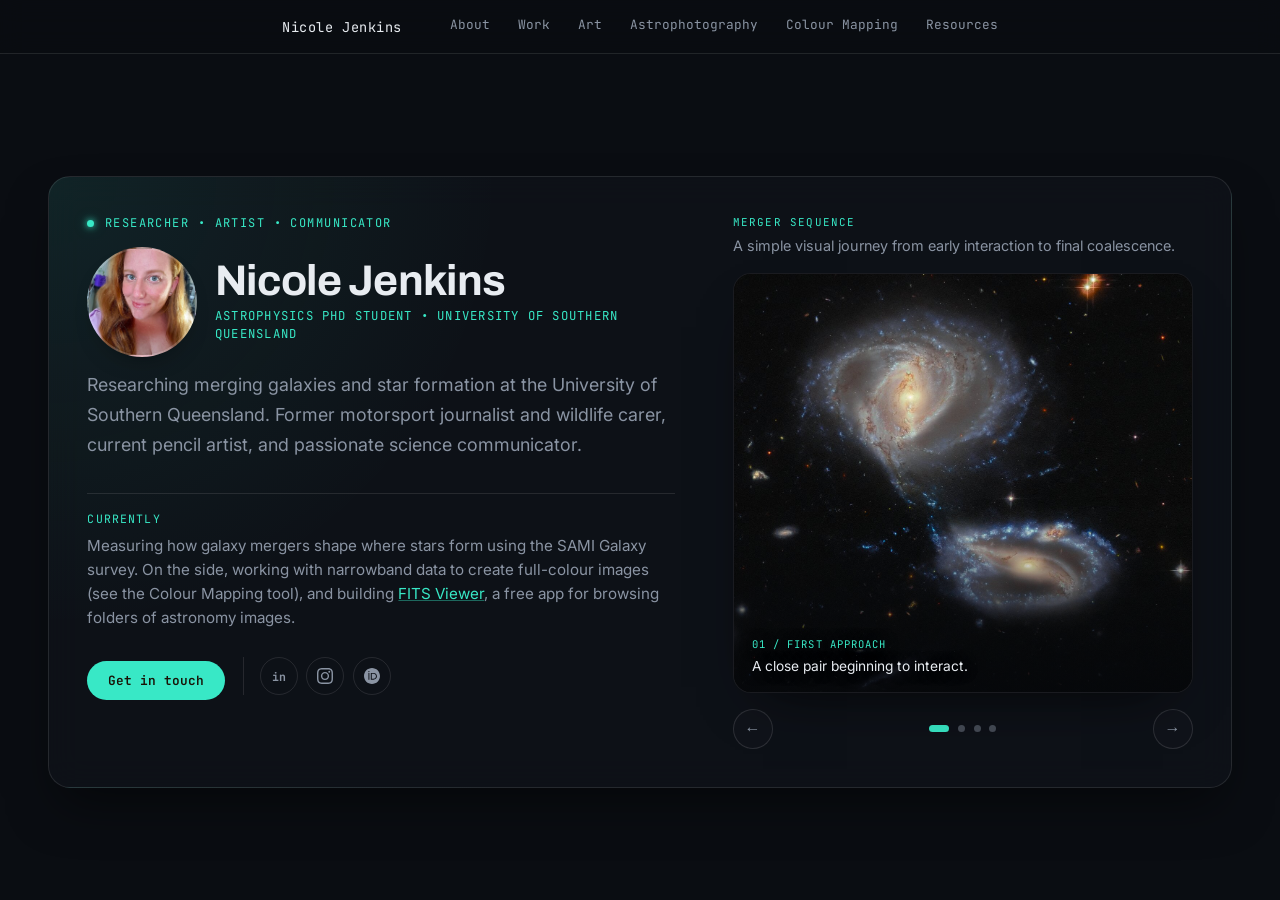
<file: index.html>
<!DOCTYPE html>
<html lang="en">
<head>
    <meta charset="UTF-8">
    <meta name="viewport" content="width=device-width, initial-scale=1.0">
    <title>Nicole - Astrophysics Portfolio</title>
    <meta
        name="description"
        content="Astrophysics PhD student researching merging galaxies and star formation at the University of Southern Queensland. Astro-imager and photographer working on telescope data from around the world. 
        Former motorsport journalist, current pencil artist, and passionate science communicator. Also a crazy bird lady."
    >
    
    <!-- Open Graph / Social Media Preview Tags -->
    <meta property="og:type" content="website">
    <meta property="og:url" content="https://nicole-jenkins.github.io/">
    <meta property="og:title" content="Nicole Jenkins - Astrophysics Portfolio">
    <meta property="og:description" content="Researching merging galaxies and star formation at the University of Southern Queensland. Former motorsport journalist and wildlife carer, current pencil artist, and passionate science communicator.">
    <meta property="og:image" content="https://nicole-jenkins.github.io/images/astrophotos/header.png">
    
    <link rel="icon" type="image/svg+xml" href="favicon.svg">
    <link rel="preconnect" href="https://fonts.googleapis.com">
    <link rel="preconnect" href="https://fonts.gstatic.com" crossorigin>
    <link
        href="https://fonts.googleapis.com/css2?family=Archivo:wght@500;600;700;800&family=Inter:wght@400;500;600&family=JetBrains+Mono:wght@400;500;600&display=swap"
        rel="stylesheet"
    >
    <link rel="stylesheet" href="style.css">
</head>
<body class="home-body">
    <video autoplay loop muted playsinline class="bg-video">
        <source src="https://assets.mixkit.co/videos/preview/mixkit-stars-in-space-1610-large.mp4" type="video/mp4">
    </video>

    <div class="bg-overlay"></div>

    <header class="sitenav mono">
        <div class="sitenav-inner">
            <a href="index.html" class="sitenav-logo">Nicole Jenkins</a>
            <nav class="sitenav-links" aria-label="Primary navigation">
                <a href="about.html">About</a>
                <a href="work.html">Work</a>
                <a href="art.html">Art</a>
                <a href="astrophotography.html">Astrophotography</a>
                <a href="channel_mapping.html">Colour Mapping</a>
                <a href="resources.html">Resources</a>
            </nav>
        </div>
    </header>

    <main class="home-shell">
        <section class="glass-panel home-hero">
            <div class="home-copy">
                <div class="home-eyebrow mono">Researcher • Artist • Communicator</div>

                <div class="home-identity">
                    <div class="profile-pic" aria-hidden="true"></div>

                    <div class="home-identity-copy">
                        <h1 class="name">Nicole Jenkins</h1>
                        <p class="title mono">Astrophysics PhD student • University of Southern Queensland</p>
                    </div>
                </div>

                <p class="bio">
                    Researching merging galaxies and star formation at the University of
                    Southern Queensland. Former motorsport journalist and wildlife carer,
                    current pencil artist, and passionate science communicator.
                </p>

                <div class="home-now">
                    <span class="home-now-label">Currently</span>
                    <p>Measuring how galaxy mergers shape where stars form using the SAMI Galaxy survey. On the side, working with narrowband data to create full-colour images (see the Colour Mapping tool), and building <a href="fits-viewer.html">FITS Viewer</a>, a free app for browsing folders of astronomy images.</p>
                </div>

                <div class="home-actions">
                    <a href="mailto:nicole.jenkins@unisq.edu.au" class="btn-primary">Get in touch</a>
                    <!-- Resume hidden for now while deciding on privacy - re-enable by removing this comment
                    <a href="resume.pdf" class="btn-secondary" download>Download résumé</a>
                    -->
                
                    <div class="home-socials" aria-label="Social and profile links">
                        <a href="https://www.linkedin.com/in/nicole-jenkins-elocin" class="social-icon" target="_blank" rel="noopener" aria-label="LinkedIn">in</a>
                        <a href="https://www.instagram.com/elocinastro" class="social-icon" target="_blank" rel="noopener" aria-label="Instagram">
                            <svg viewBox="0 0 24 24" fill="currentColor" aria-hidden="true"><path d="M7.0301.084c-1.2768.0602-2.1487.264-2.911.5634-.7888.3075-1.4575.72-2.1228 1.3877-.6652.6677-1.075 1.3368-1.3802 2.127-.2954.7638-.4956 1.6365-.552 2.914-.0564 1.2775-.0689 1.6882-.0626 4.947.0062 3.2586.0206 3.6671.0825 4.9473.061 1.2765.264 2.1482.5635 2.9107.308.7889.72 1.4573 1.388 2.1228.6679.6655 1.3365 1.0743 2.1285 1.38.7632.295 1.6361.4961 2.9134.552 1.2773.056 1.6884.069 4.9462.0627 3.2578-.0062 3.668-.0207 4.9478-.0814 1.28-.0607 2.147-.2652 2.9098-.5633.7889-.3086 1.4578-.72 2.1228-1.3881.665-.6682 1.0745-1.3378 1.3795-2.1284.2957-.7632.4966-1.636.552-2.9124.056-1.2809.0692-1.6898.063-4.948-.0063-3.2583-.021-3.6668-.0817-4.9465-.0607-1.2797-.264-2.1487-.5633-2.9117-.3084-.7889-.72-1.4568-1.3876-2.1228C21.2982 1.33 20.628.9208 19.8378.6165 19.074.321 18.2017.1197 16.9244.0645 15.6471.0093 15.236-.005 11.977.0014 8.718.0076 8.31.0215 7.0301.0839m.1402 21.6932c-1.17-.0509-1.8053-.2453-2.2287-.408-.5606-.216-.96-.4771-1.3819-.895-.422-.4178-.6811-.8186-.9-1.378-.1644-.4234-.3624-1.058-.4171-2.228-.0595-1.2645-.072-1.6442-.079-4.848-.007-3.2037.0053-3.583.0607-4.848.05-1.169.2456-1.805.408-2.2282.216-.5613.4762-.96.895-1.3816.4188-.4217.8184-.6814 1.3783-.9003.423-.1651 1.0575-.3614 2.227-.4171 1.2655-.06 1.6447-.072 4.848-.079 3.2033-.007 3.5835.005 4.8495.0608 1.169.0508 1.8053.2445 2.228.408.5608.216.96.4754 1.3816.895.4217.4194.6816.8176.9005 1.3787.1653.4217.3617 1.056.4169 2.2263.0602 1.2655.0739 1.645.0796 4.848.0058 3.203-.0055 3.5834-.061 4.848-.051 1.17-.245 1.8055-.408 2.2294-.216.5604-.4763.96-.8954 1.3814-.419.4215-.8181.6811-1.3783.9-.4224.1649-1.0577.3617-2.2262.4174-1.2656.0595-1.6448.072-4.8493.079-3.2045.007-3.5825-.006-4.848-.0608M16.953 5.5864A1.44 1.44 0 1 0 18.39 4.144a1.44 1.44 0 0 0-1.437 1.4424M5.8385 12.012c.0067 3.4032 2.7706 6.1557 6.173 6.1493 3.4026-.0065 6.157-2.7701 6.1506-6.1733-.0065-3.4032-2.771-6.1565-6.174-6.1498-3.403.0067-6.156 2.771-6.1496 6.1738M8 12.0077a4 4 0 1 1 4.008 3.9921A3.9996 3.9996 0 0 1 8 12.0077"/></svg>
                        </a>
                        <!--
                        <a href="https://www.facebook.com/ElocinAstro" class="social-icon" target="_blank" rel="noopener" aria-label="Facebook">
                            <svg viewBox="0 0 24 24" fill="currentColor" aria-hidden="true"><path d="M9.101 23.691v-7.98H6.627v-3.667h2.474v-1.58c0-4.085 1.848-5.978 5.858-5.978.401 0 .955.042 1.468.103a8.68 8.68 0 0 1 1.141.195v3.325a8.623 8.623 0 0 0-.653-.036 26.805 26.805 0 0 0-.733-.009c-.707 0-1.259.096-1.675.309a1.686 1.686 0 0 0-.679.622c-.258.42-.374.995-.374 1.752v1.297h3.919l-.386 2.103-.287 1.564h-3.246v8.245C19.396 23.238 24 18.179 24 12.044c0-6.627-5.373-12-12-12s-12 5.373-12 12c0 5.628 3.874 10.35 9.101 11.647Z"/></svg>
                        </a>
                        -->
                        <a href="https://orcid.org/0009-0005-5137-4613" class="social-icon" target="_blank" rel="noopener" aria-label="ORCID">
                            <svg viewBox="0 0 24 24" fill="currentColor" aria-hidden="true"><path d="M12 0C5.372 0 0 5.372 0 12s5.372 12 12 12 12-5.372 12-12S18.628 0 12 0zM7.369 4.378c.525 0 .947.431.947.947s-.422.947-.947.947a.95.95 0 0 1-.947-.947c0-.525.422-.947.947-.947zm-.722 3.038h1.444v10.041H6.647V7.416zm3.562 0h3.9c3.712 0 5.344 2.653 5.344 5.025 0 2.578-2.016 5.025-5.325 5.025h-3.919V7.416zm1.444 1.303v7.444h2.297c3.272 0 4.022-2.484 4.022-3.722 0-2.016-1.284-3.722-4.097-3.722h-2.222z"/></svg>
                        </a>
                    </div>
                </div>
            </div>

            <aside class="home-galaxy-panel" aria-label="Galaxy merger slideshow">
                <div class="home-galaxy-heading">
                    <div class="home-galaxy-kicker mono">Merger sequence</div>
                    <p>
                        A simple visual journey from early interaction to final coalescence.
                    </p>
                </div>

                <div class="home-galaxy-carousel" data-home-carousel>
                    <figure
                        class="home-galaxy-slide is-active"
                        aria-hidden="false"
                        style="--slide-image: url('images/merging-galaxies/potw2343a.jpg');"
                    >
                        <div class="home-galaxy-image" aria-hidden="true"></div>
                        <figcaption>
                            <span class="mono">01 / First approach</span>
                            A close pair beginning to interact.
                        </figcaption>
                    </figure>

                    <figure
                        class="home-galaxy-slide"
                        aria-hidden="true"
                        style="--slide-image: url('images/merging-galaxies/potw2338a.jpg');"
                    >
                        <div class="home-galaxy-image" aria-hidden="true"></div>
                        <figcaption>
                            <span class="mono">02 / Tidal encounter</span>
                            Distortion, streams, and an increasingly shared structure.
                        </figcaption>
                    </figure>

                    <figure
                        class="home-galaxy-slide"
                        aria-hidden="true"
                        style="--slide-image: url('images/merging-galaxies/potw1537a.jpg');"
                    >
                        <div class="home-galaxy-image" aria-hidden="true"></div>
                        <figcaption>
                            <span class="mono">03 / Deep merger</span>
                            Overlapping systems with the nuclei drawing together.
                        </figcaption>
                    </figure>

                    <figure
                        class="home-galaxy-slide"
                        aria-hidden="true"
                        style="--slide-image: url('images/merging-galaxies/heic1516a.jpg');"
                    >
                        <div class="home-galaxy-image" aria-hidden="true"></div>
                        <figcaption>
                            <span class="mono">04 / Coalescence</span>
                            The late-stage merger as two galaxies become one.
                        </figcaption>
                    </figure>
                </div>

                <div class="home-galaxy-controls">
                    <button class="home-galaxy-arrow" type="button" data-home-prev aria-label="Show previous slide">&#8592;</button>
                    <div class="home-galaxy-dots" aria-label="Choose a galaxy slide">
                        <button class="is-active" type="button" data-home-dot="0" aria-label="Show slide 1" aria-current="true"></button>
                        <button type="button" data-home-dot="1" aria-label="Show slide 2"></button>
                        <button type="button" data-home-dot="2" aria-label="Show slide 3"></button>
                        <button type="button" data-home-dot="3" aria-label="Show slide 4"></button>
                    </div>
                    <button class="home-galaxy-arrow" type="button" data-home-next aria-label="Show next slide">&#8594;</button>
                </div>
            </aside>
        </section>
    </main>

    <script>
        (() => {
            const carousel = document.querySelector('[data-home-carousel]');
            if (!carousel) return;

            const slides = [...carousel.querySelectorAll('.home-galaxy-slide')];
            const dots = [...document.querySelectorAll('[data-home-dot]')];
            const reduceMotion = window.matchMedia('(prefers-reduced-motion: reduce)');

            let currentIndex = 0;
            let timer = null;

            const showSlide = (index) => {
                currentIndex = (index + slides.length) % slides.length;

                slides.forEach((slide, slideIndex) => {
                    const isActive = slideIndex === currentIndex;
                    slide.classList.toggle('is-active', isActive);
                    slide.setAttribute('aria-hidden', String(!isActive));
                });

                dots.forEach((dot, dotIndex) => {
                    const isActive = dotIndex === currentIndex;
                    dot.classList.toggle('is-active', isActive);

                    if (isActive) {
                        dot.setAttribute('aria-current', 'true');
                    } else {
                        dot.removeAttribute('aria-current');
                    }
                });
            };

            const stopTimer = () => {
                if (timer !== null) {
                    window.clearInterval(timer);
                    timer = null;
                }
            };

            const startTimer = () => {
                stopTimer();

                if (reduceMotion.matches || document.hidden) return;

                timer = window.setInterval(() => {
                    showSlide(currentIndex + 1);
                }, 5500);
            };

            const previousButton = document.querySelector('[data-home-prev]');
            const nextButton = document.querySelector('[data-home-next]');
            
            previousButton.addEventListener('click', () => {
                showSlide(currentIndex - 1);
                startTimer();
            });
            nextButton.addEventListener('click', () => {
                showSlide(currentIndex + 1);
                startTimer();
            });

            dots.forEach((dot) => {
                dot.addEventListener('click', () => {
                    showSlide(Number(dot.dataset.homeDot));
                    startTimer();
                });
            });

            carousel.addEventListener('mouseenter', stopTimer);
            carousel.addEventListener('mouseleave', startTimer);

            document.addEventListener('visibilitychange', startTimer);
            reduceMotion.addEventListener?.('change', startTimer);

            showSlide(0);
            startTimer();
        })();
    </script>
</body>
</html>
</file>
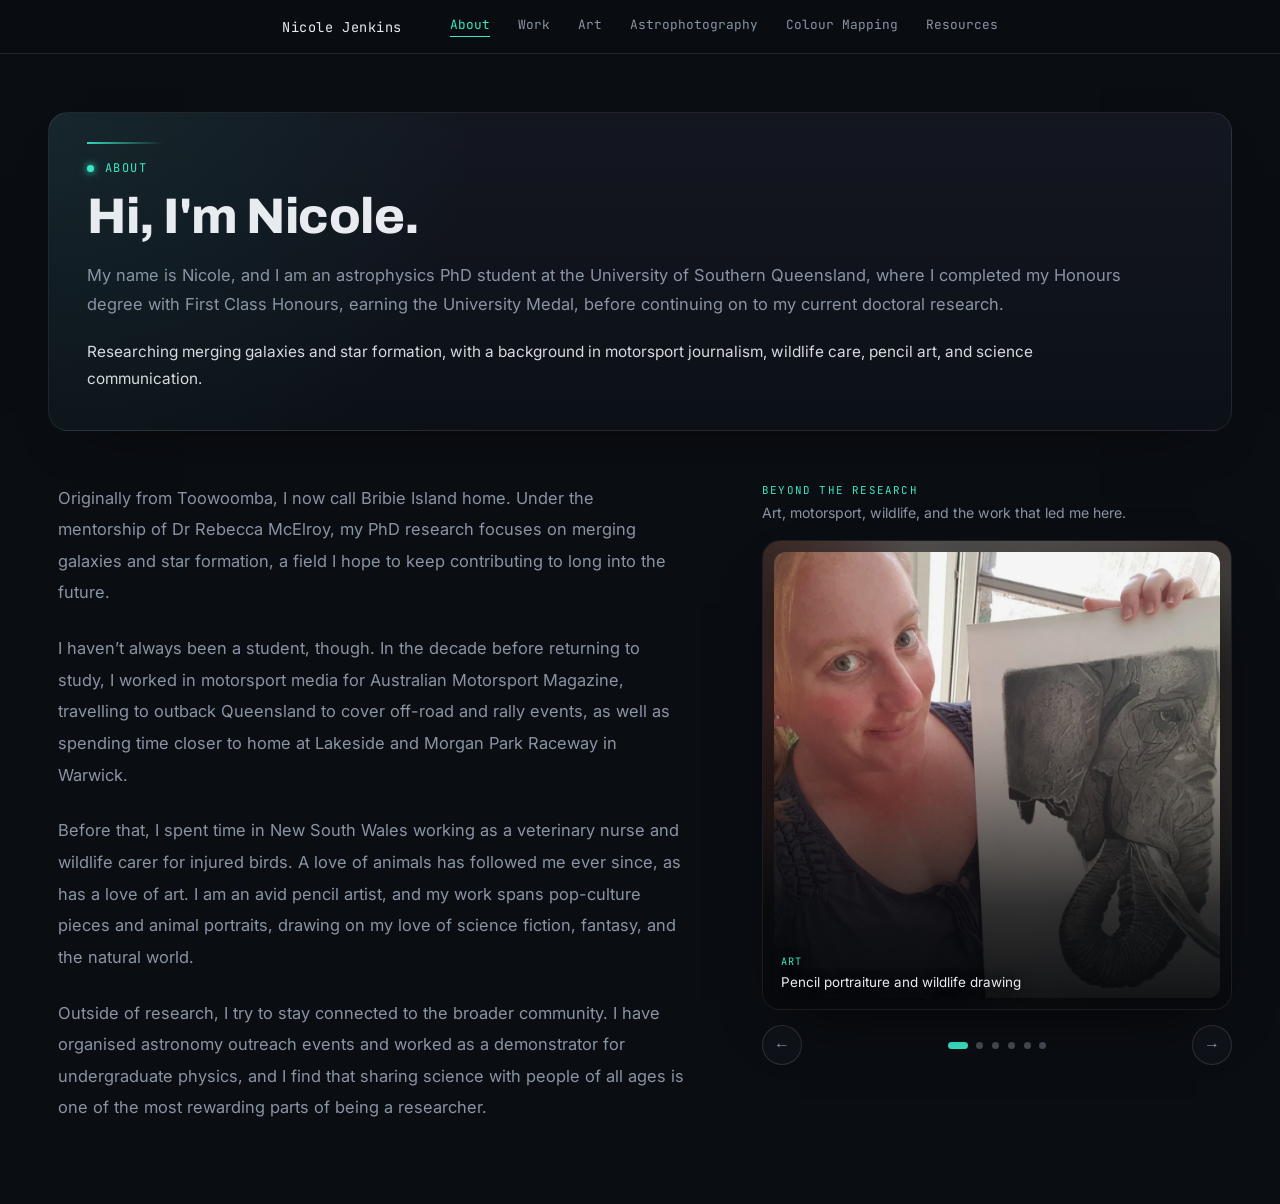
<file: about.html>
<!DOCTYPE html>
<html lang="en">
<head>
    <meta charset="UTF-8">
    <meta name="viewport" content="width=device-width, initial-scale=1.0">

    <title>About - Astrophysics Portfolio</title>
    <meta
        name="description"
        content="About Nicole - astrophysics research, science communication, art, wildlife care, and motorsport journalism."
    >

    <link rel="icon" type="image/svg+xml" href="favicon.svg">
    <link rel="preconnect" href="https://fonts.googleapis.com">
    <link rel="preconnect" href="https://fonts.gstatic.com" crossorigin>
    <link
        href="https://fonts.googleapis.com/css2?family=Archivo:wght@500;600;700;800&family=Inter:wght@400;500;600&family=JetBrains+Mono:wght@400;500;600&display=swap"
        rel="stylesheet"
    >
    <link rel="stylesheet" href="style.css">

    <!-- About-page layout is kept here so later shared CSS edits cannot break it. -->
    <style>
        .about-v4 .about-v4-shell {
            min-height: 100vh;
            padding: 7rem clamp(1.5rem, 4vw, 3rem) 5rem;
            background: var(--bg);
        }

        .about-v4 .about-v4-inner {
            width: min(100%, 1380px);
            margin: 0 auto;
        }

        .about-v4 .about-v4-hero {
            position: relative;
            overflow: hidden;
            padding: clamp(1.8rem, 3vw, 2.8rem);
            margin-bottom: clamp(2.7rem, 4vw, 4rem);
            border: 1px solid rgba(255, 255, 255, 0.08);
            border-radius: 20px;
            background:
                radial-gradient(circle at top left, rgba(var(--accent-rgb), 0.08), transparent 35%),
                linear-gradient(180deg, rgba(20, 24, 33, 0.95), rgba(13, 17, 24, 0.91));
            box-shadow: 0 24px 60px -42px rgba(0, 0, 0, 0.85);
        }

        .about-v4 .about-v4-hero::before {
            content: "";
            position: absolute;
            left: clamp(1.8rem, 3vw, 2.8rem);
            top: clamp(1.35rem, 2.3vw, 1.95rem);
            width: 76px;
            height: 2px;
            background: linear-gradient(90deg, var(--accent), rgba(var(--accent-rgb), 0));
            opacity: 0.9;
        }

        .about-v4 .about-v4-hero-copy {
            position: relative;
            z-index: 1;
            padding-top: 0.55rem;
        }

        .about-v4 .about-v4-eyebrow {
            display: flex;
            align-items: center;
            gap: 0.65rem;
            color: var(--accent);
            font-family: var(--font-mono);
            font-size: 0.75rem;
            letter-spacing: 0.12em;
            text-transform: uppercase;
            margin-bottom: 0.9rem;
        }

        .about-v4 .about-v4-eyebrow::before {
            content: "";
            width: 7px;
            height: 7px;
            flex: 0 0 7px;
            border-radius: 50%;
            background: var(--accent);
            box-shadow:
                0 0 6px rgba(var(--accent-rgb), 0.95),
                0 0 14px rgba(var(--accent-rgb), 0.4);
        }

        .about-v4 .about-v4-title {
            font-family: var(--font-heading);
            font-weight: 800;
            font-size: clamp(1.875rem, 4.4vw, 3.125rem);
            line-height: 1.05;
            letter-spacing: -0.01em;
            margin: 0 0 1.15rem;
        }

        .about-v4 .about-v4-lede {
            max-width: 1050px;
            color: var(--muted);
            font-size: 16.5px;
            line-height: 1.7;
            margin: 0 0 1.35rem;
        }

        .about-v4 .about-v4-summary {
            max-width: 980px;
            color: var(--text);
            font-size: 0.96rem;
            line-height: 1.72;
            margin: 0;
            opacity: 0.92;
        }

        .about-v4 .about-v4-layout {
            display: grid;
            grid-template-columns: minmax(0, 1fr) minmax(380px, 470px);
            gap: clamp(3rem, 6vw, 5.5rem);
            align-items: start;
        }

        .about-v4 .about-v4-copy {
            max-width: 800px;
            padding-left: clamp(0rem, 1vw, 0.65rem);
        }

        .about-v4 .about-v4-copy p {
            color: var(--muted);
            font-size: 1.03rem;
            line-height: 1.92;
            margin: 0 0 1.5rem;
        }

        .about-v4 .about-v4-copy p:last-child {
            margin-bottom: 0;
        }

        .about-v4 .about-v4-gallery {
            position: sticky;
            top: 6.7rem;
            align-self: start;
            min-width: 0;
        }

        .about-v4 .about-v4-gallery-heading {
            margin-bottom: 1rem;
        }

        .about-v4 .about-v4-gallery-kicker {
            color: var(--accent);
            font-family: var(--font-mono);
            font-size: 0.68rem;
            letter-spacing: 0.11em;
            text-transform: uppercase;
            margin-bottom: 0.35rem;
        }

        .about-v4 .about-v4-gallery-heading p {
            max-width: 410px;
            color: var(--muted);
            font-size: 0.88rem;
            line-height: 1.55;
            margin: 0;
        }

        .about-v4 .about-v4-carousel {
            position: relative;
            width: 100%;
            aspect-ratio: 1 / 1;
            overflow: hidden;
            border-radius: 18px;
            border: 1px solid rgba(255, 255, 255, 0.09);
            background: #05070a;
            box-shadow: 0 28px 65px -36px rgba(0, 0, 0, 0.95);
            isolation: isolate;
            outline: none;
        }

        .about-v4 .about-v4-carousel:focus-visible {
            border-color: var(--accent);
            box-shadow:
                0 0 0 3px rgba(var(--accent-rgb), 0.16),
                0 28px 65px -36px rgba(0, 0, 0, 0.95);
        }

        .about-v4 .about-v4-slide {
            position: absolute;
            inset: 0;
            margin: 0;
            opacity: 0;
            visibility: hidden;
            transition: opacity 0.75s ease, visibility 0.75s ease;
        }

        .about-v4 .about-v4-slide.is-active {
            opacity: 1;
            visibility: visible;
            z-index: 2;
        }

        .about-v4 .about-v4-backdrop {
            position: absolute;
            inset: -10%;
            z-index: 0;
            background-image: var(--slide-image);
            background-position: var(--slide-position, center);
            background-size: cover;
            filter: blur(28px) brightness(0.38) saturate(0.82);
            transform: scale(1.12);
        }

        .about-v4 .about-v4-slide::after {
            content: "";
            position: absolute;
            inset: 0;
            z-index: 2;
            pointer-events: none;
            background: linear-gradient(
                to bottom,
                rgba(5, 7, 10, 0.04) 35%,
                rgba(5, 7, 10, 0.78) 78%,
                rgba(5, 7, 10, 0.94) 100%
            );
        }

        .about-v4 .about-v4-slide img {
            position: relative;
            z-index: 1;
            display: block;
            width: calc(100% - 1.4rem);
            height: calc(100% - 1.4rem);
            margin: 0.7rem;
            border-radius: 12px;
            object-fit: cover;
            object-position: var(--slide-position, center);
            box-shadow: 0 12px 32px -20px rgba(0, 0, 0, 0.85);
        }

        .about-v4 .about-v4-slide figcaption {
            position: absolute;
            left: 1.15rem;
            right: 1.15rem;
            bottom: 1rem;
            z-index: 3;
            color: var(--text);
            font-size: 0.84rem;
            line-height: 1.45;
            text-shadow: 0 1px 12px rgba(0, 0, 0, 0.85);
        }

        .about-v4 .about-v4-slide figcaption span {
            display: block;
            color: var(--accent);
            font-family: var(--font-mono);
            font-size: 0.64rem;
            letter-spacing: 0.1em;
            text-transform: uppercase;
            margin-bottom: 0.22rem;
        }

        .about-v4 .about-v4-controls {
            display: grid;
            grid-template-columns: 40px 1fr 40px;
            align-items: center;
            gap: 0.8rem;
            margin-top: 0.95rem;
        }

        .about-v4 .about-v4-arrow {
            width: 40px;
            height: 40px;
            display: inline-flex;
            align-items: center;
            justify-content: center;
            border: 1px solid rgba(255, 255, 255, 0.12);
            border-radius: 999px;
            background: rgba(18, 22, 29, 0.72);
            color: var(--muted);
            cursor: pointer;
            font-size: 1rem;
            transition: color 0.2s ease, border-color 0.2s ease, background 0.2s ease;
        }

        .about-v4 .about-v4-arrow:hover,
        .about-v4 .about-v4-arrow:focus-visible {
            color: var(--text);
            border-color: var(--accent);
            background: rgba(var(--accent-rgb), 0.08);
            outline: none;
        }

        .about-v4 .about-v4-dots {
            display: flex;
            align-items: center;
            justify-content: center;
            gap: 0.55rem;
        }

        .about-v4 .about-v4-dots button {
            width: 7px;
            height: 7px;
            padding: 0;
            border: 0;
            border-radius: 999px;
            background: var(--muted);
            opacity: 0.42;
            cursor: pointer;
            transition: width 0.2s ease, opacity 0.2s ease, background 0.2s ease;
        }

        .about-v4 .about-v4-dots button.is-active {
            width: 20px;
            background: var(--accent);
            opacity: 1;
        }

        @media (max-width: 940px) {
            .about-v4 .about-v4-layout {
                grid-template-columns: 1fr;
                gap: 3rem;
            }

            .about-v4 .about-v4-gallery {
                position: static;
                width: min(100%, 540px);
            }
        }

        @media (max-width: 600px) {
            .about-v4 .about-v4-hero {
                padding: 1.4rem;
                margin-bottom: 2.5rem;
                border-radius: 16px;
            }

            .about-v4 .about-v4-title {
                font-size: clamp(1.75rem, 8vw, 2.25rem);
            }

            .about-v4 .about-v4-lede {
                font-size: 1rem;
                line-height: 1.72;
            }

            .about-v4 .about-v4-copy p {
                font-size: 0.98rem;
                line-height: 1.8;
            }

            .about-v4 .about-v4-gallery {
                width: 100%;
            }
        }

        @media (prefers-reduced-motion: reduce) {
            .about-v4 .about-v4-slide,
            .about-v4 .about-v4-dots button {
                transition: none;
            }
        }
    </style>
</head>

<body class="about-v4">
    <header class="sitenav mono">
        <div class="sitenav-inner">
            <a href="index.html" class="sitenav-logo">Nicole Jenkins</a>
            <nav class="sitenav-links" aria-label="Primary navigation">
                <a href="about.html" class="active" aria-current="page">About</a>
                <a href="work.html">Work</a>
                <a href="art.html">Art</a>
                <a href="astrophotography.html">Astrophotography</a>
                <a href="channel_mapping.html">Colour Mapping</a>
                <a href="resources.html">Resources</a>
            </nav>
        </div>
    </header>

    <main class="about-v4-shell">
        <div class="about-v4-inner">
            <section class="about-v4-hero">
                <div class="about-v4-hero-copy">
                    <div class="about-v4-eyebrow">About</div>
                    <h1 class="about-v4-title">Hi, I'm Nicole.</h1>
                    <p class="about-v4-lede">
                        My name is Nicole, and I am an astrophysics PhD student at the
                        University of Southern Queensland, where I completed my Honours
                        degree with First Class Honours, earning the University Medal,
                        before continuing on to my current doctoral research.
                    </p>
                    <p class="about-v4-summary">
                        Researching merging galaxies and star formation, with a background
                        in motorsport journalism, wildlife care, pencil art, and science
                        communication.
                    </p>
                </div>
            </section>

            <div class="about-v4-layout">
                <section class="about-v4-copy" aria-label="Biography">
                    <p>
                        Originally from Toowoomba, I now call Bribie Island home. Under the
                        mentorship of Dr Rebecca McElroy, my PhD research focuses on merging
                        galaxies and star formation, a field I hope to keep contributing to
                        long into the future.
                    </p>
                    <p>
                        I haven’t always been a student, though. In the decade before returning
                        to study, I worked in motorsport media for Australian Motorsport Magazine,
                        travelling to outback Queensland to cover off-road and rally events, as
                        well as spending time closer to home at Lakeside and Morgan Park Raceway
                        in Warwick.
                    </p>
                    <p>
                        Before that, I spent time in New South Wales working as a veterinary
                        nurse and wildlife carer for injured birds. A love of animals has followed
                        me ever since, as has a love of art. I am an avid pencil artist, and my work
                        spans pop-culture pieces and animal portraits, drawing on my love of science
                        fiction, fantasy, and the natural world.
                    </p>
                    <p>
                        Outside of research, I try to stay connected to the broader community. I
                        have organised astronomy outreach events and worked as a demonstrator for
                        undergraduate physics, and I find that sharing science with people of all
                        ages is one of the most rewarding parts of being a researcher.
                    </p>
                </section>

                <aside class="about-v4-gallery" aria-label="Photo slideshow">
                    <div class="about-v4-gallery-heading">
                        <div class="about-v4-gallery-kicker">Beyond the research</div>
                        <p>Art, motorsport, wildlife, and the work that led me here.</p>
                    </div>

                    <div class="about-v4-carousel" data-carousel tabindex="0">
                        <figure class="about-v4-slide is-active" style="--slide-image:url('images/about/01-art-elephant.webp');--slide-position:52% 45%;" aria-hidden="false">
                            <div class="about-v4-backdrop" aria-hidden="true"></div>
                            <img src="images/about/01-art-elephant.webp" alt="Portrait beside a detailed pencil drawing of an elephant" loading="eager">
                            <figcaption><span>Art</span>Pencil portraiture and wildlife drawing</figcaption>
                        </figure>
                        <figure class="about-v4-slide" style="--slide-image:url('images/about/02-motorsport-buggy.webp');--slide-position:62% 48%;" aria-hidden="true">
                            <div class="about-v4-backdrop" aria-hidden="true"></div>
                            <img src="images/about/02-motorsport-buggy.webp" alt="Motorsport event selfie beside an off-road racing buggy" loading="lazy">
                            <figcaption><span>Motorsport</span>Reporting from off-road and rally events</figcaption>
                        </figure>
                        <figure class="about-v4-slide" style="--slide-image:url('images/about/03-wildlife-parrot.webp');--slide-position:34% 42%;" aria-hidden="true">
                            <div class="about-v4-backdrop" aria-hidden="true"></div>
                            <img src="images/about/03-wildlife-parrot.webp" alt="Smiling portrait with a green parrot" loading="lazy">
                            <figcaption><span>Wildlife</span>A lifelong connection with birds and animals</figcaption>
                        </figure>
                        <figure class="about-v4-slide" style="--slide-image:url('images/about/04-art-portrait.webp');--slide-position:58% 38%;" aria-hidden="true">
                            <div class="about-v4-backdrop" aria-hidden="true"></div>
                            <img src="images/about/04-art-portrait.webp" alt="Portrait beside a large work-in-progress fantasy artwork" loading="lazy">
                            <figcaption><span>Art</span>Pop-culture, fantasy, and character studies</figcaption>
                        </figure>
                        <figure class="about-v4-slide" style="--slide-image:url('images/about/05-motorsport-photographer.webp');--slide-position:50% 38%;" aria-hidden="true">
                            <div class="about-v4-backdrop" aria-hidden="true"></div>
                            <img src="images/about/05-motorsport-photographer.webp" alt="Motorsport photographer standing in a dusty event area" loading="lazy">
                            <figcaption><span>Motorsport</span>Trackside photography and event coverage</figcaption>
                        </figure>
                        <figure class="about-v4-slide" style="--slide-image:url('images/about/06-wildlife-cockatoo.webp');--slide-position:42% 34%;" aria-hidden="true">
                            <div class="about-v4-backdrop" aria-hidden="true"></div>
                            <img src="images/about/06-wildlife-cockatoo.webp" alt="Portrait beside a pink and white cockatoo" loading="lazy">
                            <figcaption><span>Wildlife</span>Curiosity, care, and the natural world</figcaption>
                        </figure>
                    </div>

                    <div class="about-v4-controls">
                        <button class="about-v4-arrow" type="button" data-prev aria-label="Show previous photo">&#8592;</button>
                        <div class="about-v4-dots" aria-label="Choose a photo">
                            <button class="is-active" type="button" data-dot="0" aria-label="Show photo 1" aria-current="true"></button>
                            <button type="button" data-dot="1" aria-label="Show photo 2"></button>
                            <button type="button" data-dot="2" aria-label="Show photo 3"></button>
                            <button type="button" data-dot="3" aria-label="Show photo 4"></button>
                            <button type="button" data-dot="4" aria-label="Show photo 5"></button>
                            <button type="button" data-dot="5" aria-label="Show photo 6"></button>
                        </div>
                        <button class="about-v4-arrow" type="button" data-next aria-label="Show next photo">&#8594;</button>
                    </div>
                </aside>
            </div>
        </div>
    </main>

    <script>
        (() => {
            const carousel = document.querySelector('[data-carousel]');
            if (!carousel) return;

            const slides = [...carousel.querySelectorAll('.about-v4-slide')];
            const dots = [...document.querySelectorAll('[data-dot]')];
            const previousButton = document.querySelector('[data-prev]');
            const nextButton = document.querySelector('[data-next]');
            const reduceMotion = window.matchMedia('(prefers-reduced-motion: reduce)');
            let currentIndex = 0;
            let timer = null;

            const showSlide = (index) => {
                currentIndex = (index + slides.length) % slides.length;
                slides.forEach((slide, i) => {
                    const active = i === currentIndex;
                    slide.classList.toggle('is-active', active);
                    slide.setAttribute('aria-hidden', String(!active));
                });
                dots.forEach((dot, i) => {
                    const active = i === currentIndex;
                    dot.classList.toggle('is-active', active);
                    active ? dot.setAttribute('aria-current', 'true') : dot.removeAttribute('aria-current');
                });
            };

            const stopTimer = () => {
                if (timer !== null) window.clearInterval(timer);
                timer = null;
            };

            const startTimer = () => {
                stopTimer();
                if (reduceMotion.matches || document.hidden) return;
                timer = window.setInterval(() => showSlide(currentIndex + 1), 6000);
            };

            previousButton.addEventListener('click', () => {
                showSlide(currentIndex - 1);
                startTimer();
            });
            nextButton.addEventListener('click', () => {
                showSlide(currentIndex + 1);
                startTimer();
            });
            dots.forEach((dot) => dot.addEventListener('click', () => {
                showSlide(Number(dot.dataset.dot));
                startTimer();
            }));
            carousel.addEventListener('mouseenter', stopTimer);
            carousel.addEventListener('mouseleave', startTimer);
            document.addEventListener('visibilitychange', startTimer);
            reduceMotion.addEventListener?.('change', startTimer);

            showSlide(0);
            startTimer();
        })();
    </script>
</body>
</html>
</file>
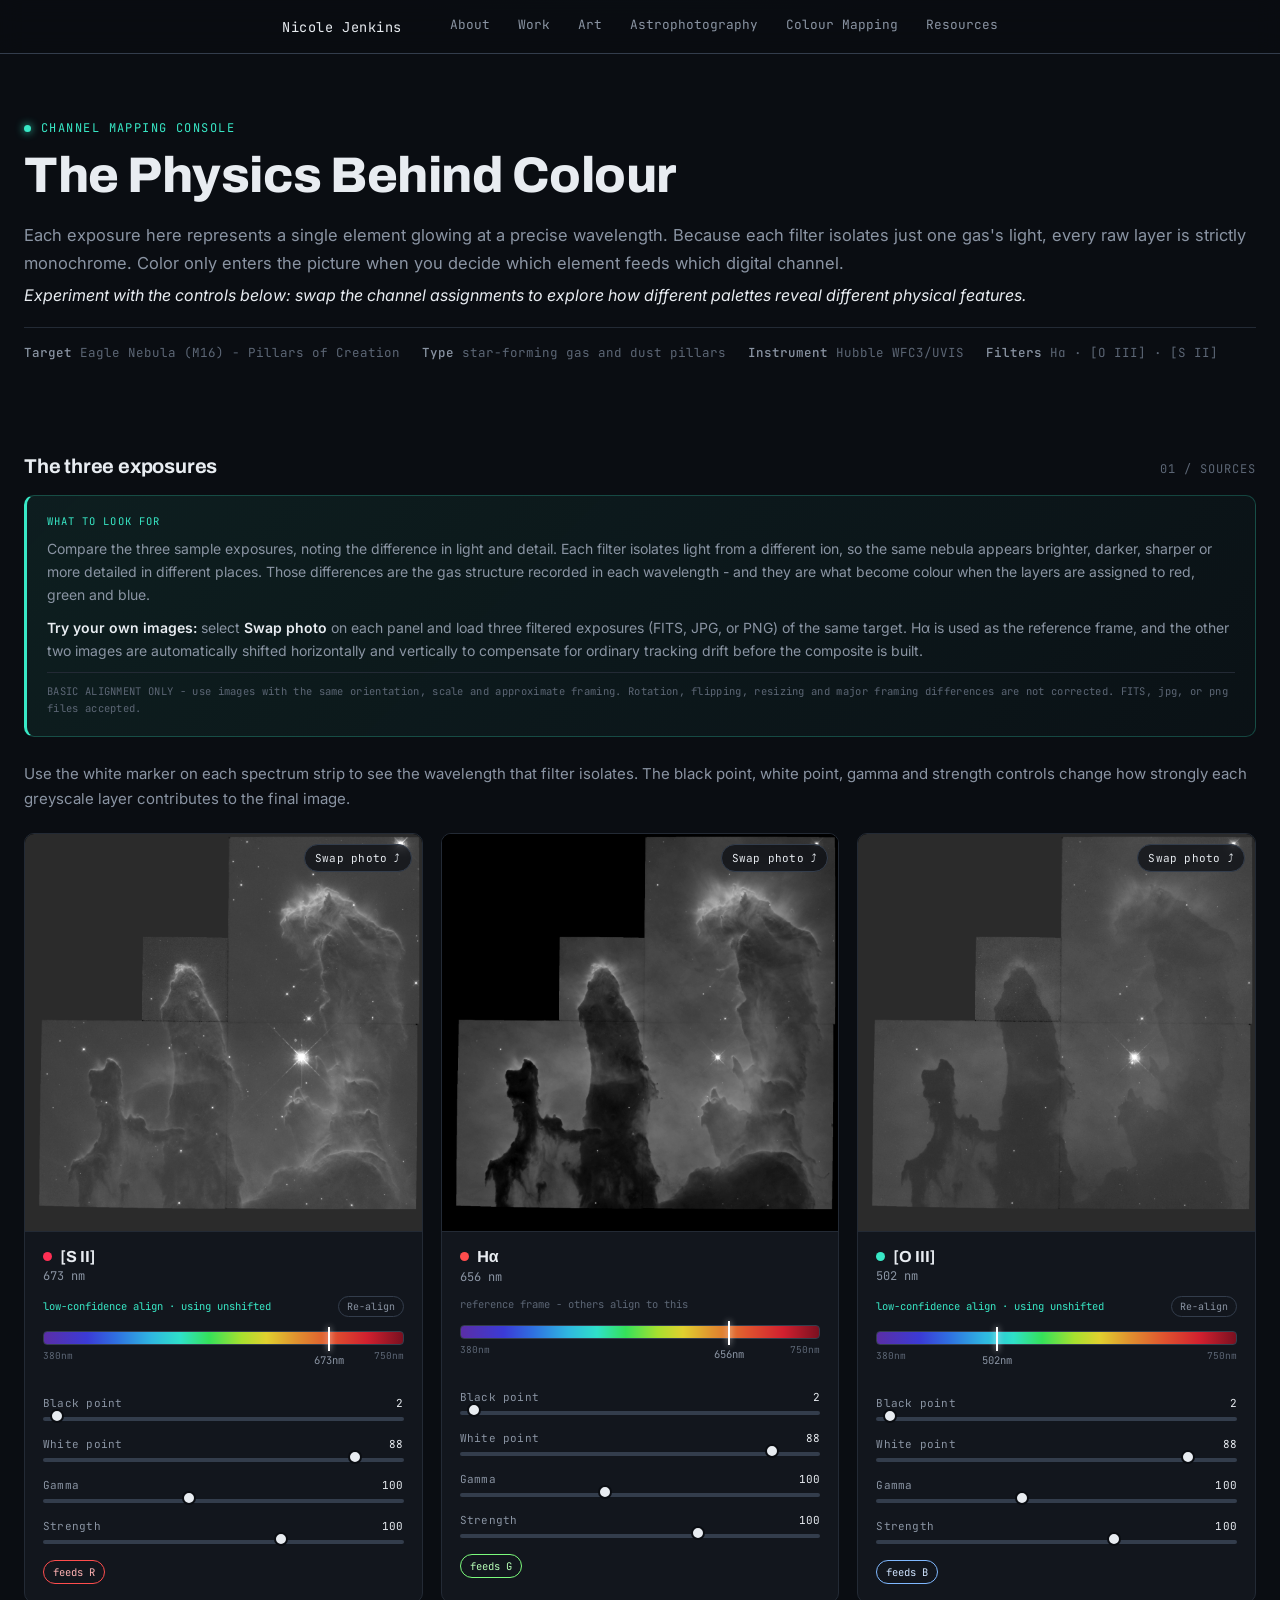
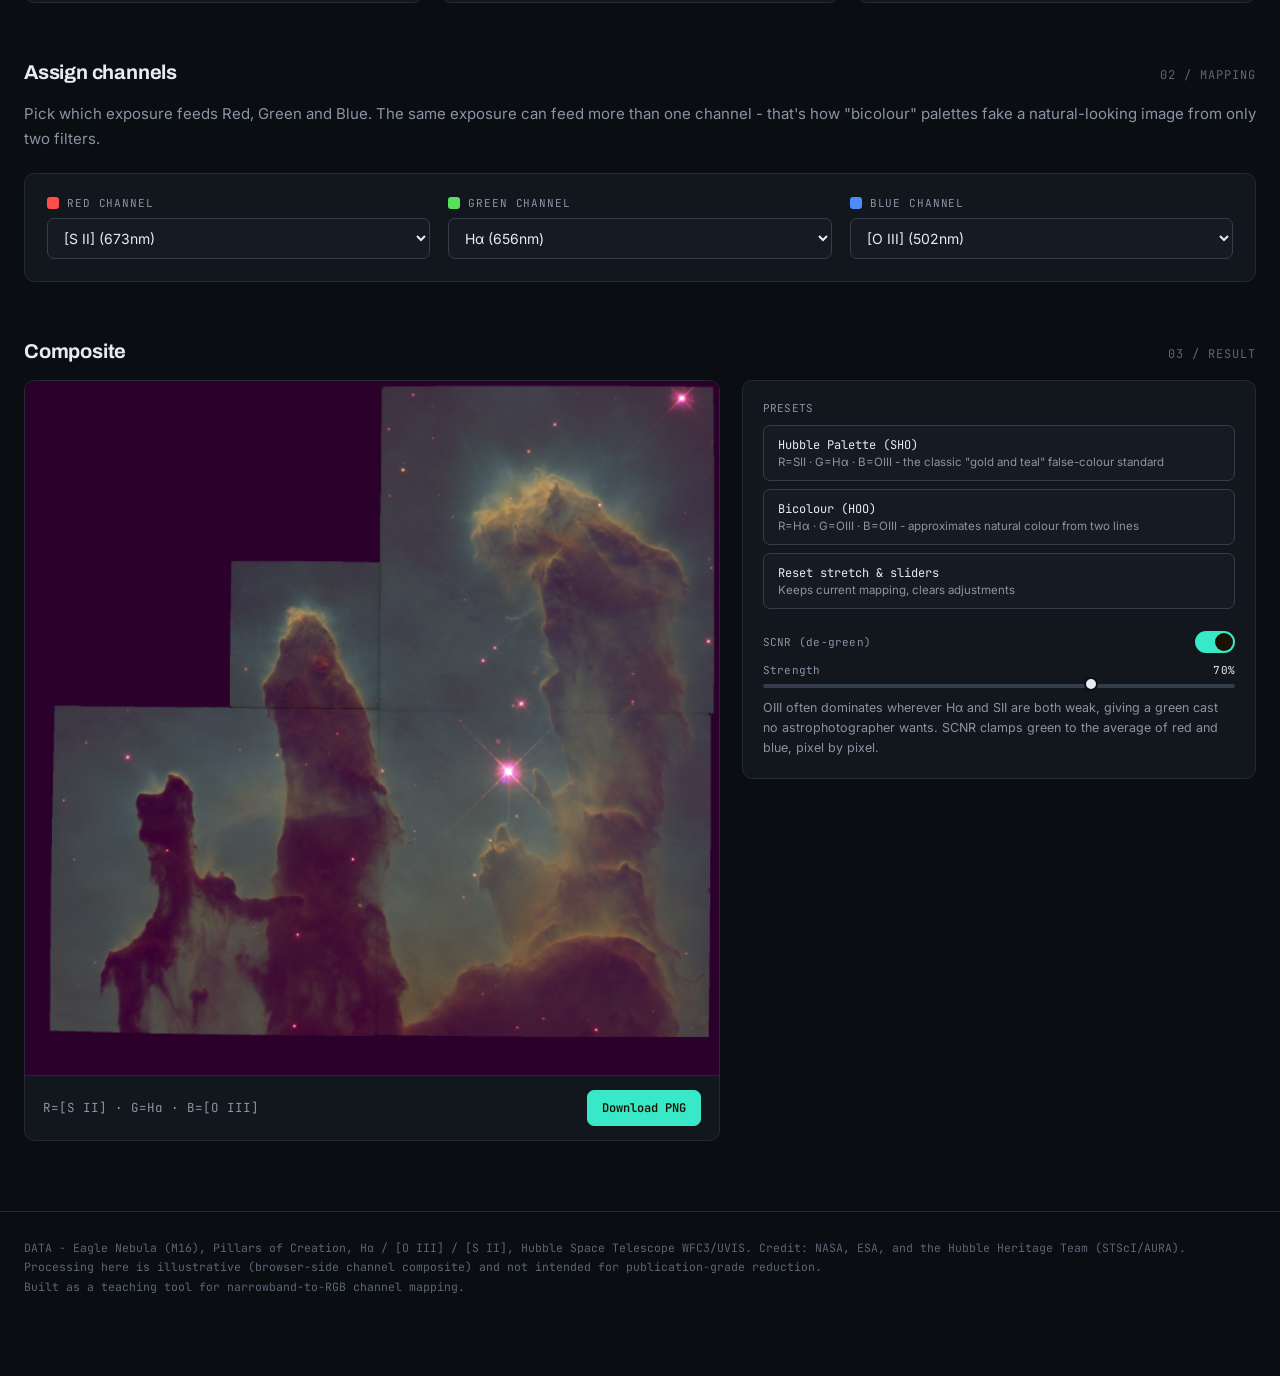
<file: channel_mapping.html>
<!DOCTYPE html>
<html lang="en">
<head>
<meta charset="UTF-8">
<meta name="viewport" content="width=device-width, initial-scale=1.0">
<title>Narrowband to RGB - Channel Mapping Console</title>
<link rel="preconnect" href="https://fonts.googleapis.com">
<link rel="preconnect" href="https://fonts.gstatic.com" crossorigin>
<link href="https://fonts.googleapis.com/css2?family=Archivo:wght@500;600;700;800&family=Inter:wght@400;500;600&family=JetBrains+Mono:wght@400;500;600&display=swap" rel="stylesheet">
<link rel="stylesheet" href="style.css">
<style>
  :root{
    --tool-width:1380px;
    --bg:#0a0d12;
    --panel:#12161d;
    --panel-2:#161b23;
    --border:#232a35;
    --border-lit:#333d4c;
    --text:#e8ecf1;
    --muted:#8a94a3;
    --muted-2:#5c6675;
    --ha:#ff4d4d;
    --oiii:#38e8c6;
    --sii:#ff2f54;
    --accent: #38e8c6;
    --accent-rgb: 56, 232, 198;
    --radius:10px;
  }
  *{box-sizing:border-box;}
  html,body{margin:0;padding:0;}
  body{
    background:
      radial-gradient(ellipse 1200px 600px at 50% -10%, #151b26 0%, var(--bg) 55%),
      var(--bg);
    color:var(--text);
    font-family:'Inter',sans-serif;
    -webkit-font-smoothing:antialiased;
    padding:0 0 80px 0;
  }
  .mono{font-family:'JetBrains Mono',monospace;}
  a{color:var(--accent);}

  /* ---------- Header ---------- */
  .tool-header{
    max-width:var(--tool-width);
    margin:0 auto;
    padding:64px 24px 36px;
  }
  .tool-header .eyebrow{
    width:min(100%, var(--reading-width));
    margin:0 auto 14px;
  }
  .eyebrow{
    font-family:'JetBrains Mono',monospace;
    font-size:12px;
    letter-spacing:0.12em;
    text-transform:uppercase;
    color:var(--accent);
    display:flex;
    align-items:center;
    gap:10px;
  }
  .eyebrow::before{
    content:"";
    width:7px;height:7px;border-radius:50%;
    background:var(--accent);
    box-shadow:0 0 8px var(--accent);
    display:inline-block;
  }
  h1{
    font-family:'Archivo',sans-serif;
    font-weight:800;
    font-size:clamp(30px,4.4vw,50px);
    line-height:1.05;
    letter-spacing:-0.01em;
    margin:0 0 18px;
    max-width:820px;
  }
  .tool-header h1{
    width:min(100%, var(--reading-width));
    max-width:none;
    margin:0 auto 18px;
  }
  .tool-header p.lede{
    width:min(100%, var(--reading-width));
    font-size:16.5px;
    line-height:1.7;
    color:var(--muted);
    max-width:none;
    margin:0 auto 8px;
  }
  .target-line{
    margin-top:22px;
    font-family:'JetBrains Mono',monospace;
    font-size:12.5px;
    color:var(--muted-2);
    display:flex;
    flex-wrap:wrap;
    gap:6px 22px;
    border-top:1px solid var(--border);
    padding-top:16px;
  }
  .target-line b{color:var(--muted);font-weight:500;}

  /* ---------- Layout shells ---------- */
  main{max-width:var(--tool-width);margin:0 auto;padding:0 24px;}
  section{margin-top:58px;}
  .section-head{
    display:flex;
    align-items:baseline;
    justify-content:space-between;
    gap:20px;
    margin-bottom:18px;
    flex-wrap:wrap;
  }
  .section-title{
    font-family:'Archivo',sans-serif;
    font-weight:700;
    font-size:20px;
    letter-spacing:-0.01em;
  }
  .section-num{
    font-family:'JetBrains Mono',monospace;
    color:var(--muted-2);
    font-size:12px;
    letter-spacing:0.08em;
  }
  .section-desc{
    width:min(100%, var(--reading-width));
    color:var(--muted);
    font-size:15px;
    line-height:1.68;
    max-width:none;
    margin:0 auto 22px;
  }

  /* ---------- Mini lesson ---------- */
  .lesson-card{
    width:min(100%, var(--reading-width));
    max-width:none;
    margin:0 auto 24px;
    padding:18px 20px;
    background:linear-gradient(135deg, rgba(var(--accent-rgb),0.08), rgba(var(--accent-rgb),0.025));
    border:1px solid rgba(var(--accent-rgb),0.24);
    border-left:3px solid var(--accent);
    border-radius:var(--radius);
  }
  .lesson-label{
    color:var(--accent);
    font-size:10.5px;
    letter-spacing:0.1em;
    margin-bottom:9px;
  }
  .lesson-card p{
    color:var(--muted);
    font-size:14px;
    line-height:1.65;
    margin:0 0 10px;
  }
  .lesson-card p:last-child{margin-bottom:0;}
  .lesson-card strong{color:var(--text);font-weight:600;}
  .lesson-caution{
    padding-top:10px;
    border-top:1px solid var(--border);
    color:var(--muted-2) !important;
    font-size:10.5px !important;
    letter-spacing:0.03em;
  }

  /* ---------- Source panels ---------- */
  .sources{
    display:grid;
    grid-template-columns:repeat(3,1fr);
    gap:18px;
  }
  @media (max-width:880px){ .sources{grid-template-columns:1fr;} }

  .source-card{
    background:var(--panel);
    border:1px solid var(--border);
    border-radius:var(--radius);
    overflow:hidden;
    display:flex;
    flex-direction:column;
  }
  .source-card .imgwrap{
    position:relative;
    aspect-ratio:1/1;
    background:#000;
    border-bottom:1px solid var(--border);
  }
  .source-card canvas{
    width:100%;
    height:100%;
    display:block;
  }
  .swap-btn{
    position:absolute;
    top:10px;right:10px;
    background:rgba(10,13,18,0.72);
    backdrop-filter:blur(4px);
    border:1px solid var(--border-lit);
    color:var(--text);
    font-family:'JetBrains Mono',monospace;
    font-size:11px;
    padding:6px 10px;
    border-radius:999px;
    cursor:pointer;
    letter-spacing:0.02em;
    transition:background 0.15s, border-color 0.15s;
  }
  .swap-btn:hover{background:rgba(255,255,255,0.1);border-color:var(--muted);}
  .source-card input[type=file]{display:none;}

  .source-meta{padding:16px 18px 4px;}
  .source-name{
    font-family:'Archivo',sans-serif;
    font-weight:700;
    font-size:16px;
    display:flex;
    align-items:center;
    gap:8px;
  }
  .dot{width:9px;height:9px;border-radius:50%;display:inline-block;flex:none;}
  .source-wave{
    font-family:'JetBrains Mono',monospace;
    font-size:12px;
    color:var(--muted);
    margin-top:3px;
  }
  .align-status{
    font-size:10.5px;
    color:var(--muted-2);
    padding:8px 18px 0;
    display:flex;
    align-items:center;
    justify-content:space-between;
    gap:8px;
  }
  .align-status .ok{color:#7ce07c;}
  .align-status .warn{color:var(--accent);}
  .align-status button{
    font-family:'JetBrains Mono',monospace;
    font-size:10px;
    background:none;
    border:1px solid var(--border-lit);
    color:var(--muted);
    padding:3px 8px;
    border-radius:999px;
    cursor:pointer;
    flex:none;
  }
  .align-status button:hover{border-color:var(--accent);color:var(--text);}

  /* spectrum strip */
  .spectrum{
    position:relative;
    height:14px;
    margin:14px 18px 2px;
    border-radius:4px;
    background:linear-gradient(90deg,
      #5a2ea6 0%, #3b3bd6 12%, #2f6fe0 20%, #2fb7e0 30%,
      #2fe0c9 38%, #35e05a 46%, #a7e02f 55%, #e0d02f 62%,
      #e0932f 70%, #e0532f 80%, #d1202f 90%, #7a1020 100%);
    border:1px solid var(--border-lit);
  }
  .spectrum .marker{
    position:absolute;
    top:-5px;
    width:2px;
    height:24px;
    background:#fff;
    box-shadow:0 0 6px rgba(255,255,255,0.8);
  }
  .spectrum .marker::after{
    content:attr(data-wl);
    position:absolute;
    top:26px;
    left:50%;
    transform:translateX(-50%);
    font-family:'JetBrains Mono',monospace;
    font-size:10.5px;
    color:var(--muted);
    white-space:nowrap;
  }
  .spectrum-range{
    display:flex;
    justify-content:space-between;
    margin:2px 18px 0;
    font-family:'JetBrains Mono',monospace;
    font-size:9.5px;
    color:var(--muted-2);
  }

  .controls{padding:34px 18px 18px;display:flex;flex-direction:column;gap:14px;}
  .ctrl-row{display:flex;flex-direction:column;gap:5px;}
  .ctrl-label{
    display:flex;
    justify-content:space-between;
    font-family:'JetBrains Mono',monospace;
    font-size:11px;
    color:var(--muted);
    letter-spacing:0.02em;
  }
  .ctrl-label span.val{color:var(--text);}
  input[type=range]{
    -webkit-appearance:none;
    width:100%;
    height:4px;
    border-radius:2px;
    background:var(--border-lit);
    outline:none;
    margin:2px 0;
  }
  input[type=range]::-webkit-slider-thumb{
    -webkit-appearance:none;
    width:14px;height:14px;
    border-radius:50%;
    background:var(--text);
    border:2px solid var(--bg);
    cursor:pointer;
    margin-top:-5px;
  }
  input[type=range]::-moz-range-thumb{
    width:14px;height:14px;
    border-radius:50%;
    background:var(--text);
    border:2px solid var(--bg);
    cursor:pointer;
  }
  input[type=range]::-moz-range-track{
    height:4px;border-radius:2px;background:var(--border-lit);
  }

  .used-in{
    display:flex;
    gap:6px;
    flex-wrap:wrap;
    padding:0 18px 18px;
    margin-top:-4px;
  }
  .chip{
    font-family:'JetBrains Mono',monospace;
    font-size:10.5px;
    padding:4px 9px;
    border-radius:999px;
    border:1px solid var(--border-lit);
    color:var(--muted);
  }
  .chip.active-R{border-color:var(--ha);color:#ffb3b3;}
  .chip.active-G{border-color:#7CFB7C;color:#b8ffb8;}
  .chip.active-B{border-color:#7fb8ff;color:#cfe4ff;}

  /* ---------- Assignment bar ---------- */
  .assign-bar{
    background:var(--panel);
    border:1px solid var(--border);
    border-radius:var(--radius);
    padding:22px;
    display:grid;
    grid-template-columns:repeat(3,1fr);
    gap:18px;
  }
  @media (max-width:700px){ .assign-bar{grid-template-columns:1fr;} }
  .assign-slot{display:flex;flex-direction:column;gap:8px;}
  .assign-slot label{
    font-family:'JetBrains Mono',monospace;
    font-size:11px;
    letter-spacing:0.08em;
    color:var(--muted);
    display:flex;
    align-items:center;
    gap:8px;
  }
  .chan-swatch{width:12px;height:12px;border-radius:3px;flex:none;}
  select{
    background:var(--panel-2);
    border:1px solid var(--border-lit);
    color:var(--text);
    font-family:'Inter',sans-serif;
    font-size:14px;
    padding:10px 12px;
    border-radius:7px;
    outline:none;
    cursor:pointer;
  }
  select:focus{border-color:var(--accent);}

  /* ---------- Composite ---------- */
  .composite-wrap{
    display:grid;
    grid-template-columns:1.15fr 0.85fr;
    gap:22px;
    align-items:start;
  }
  @media (max-width:880px){ .composite-wrap{grid-template-columns:1fr;} }
  .composite-card{
    background:var(--panel);
    border:1px solid var(--border);
    border-radius:var(--radius);
    overflow:hidden;
  }
  .composite-card .imgwrap{
    aspect-ratio:1/1;
    background:#000;
  }
  .composite-card canvas{width:100%;height:100%;display:block;}
  .composite-footer{
    display:flex;
    justify-content:space-between;
    align-items:center;
    padding:14px 18px;
    border-top:1px solid var(--border);
  }
  .btn{
    font-family:'JetBrains Mono',monospace;
    font-size:12px;
    background:var(--panel-2);
    border:1px solid var(--border-lit);
    color:var(--text);
    padding:9px 14px;
    border-radius:7px;
    cursor:pointer;
    transition:border-color 0.15s, background 0.15s;
  }
  .btn:hover{border-color:var(--accent);}
  .btn.primary{background:var(--accent);color:#1a1206;border-color:var(--accent);font-weight:600;}
  .btn.primary:hover{filter:brightness(1.08);}

  .side-panel{
    background:var(--panel);
    border:1px solid var(--border);
    border-radius:var(--radius);
    padding:20px;
    display:flex;
    flex-direction:column;
    gap:22px;
  }
  .preset-row{display:flex;flex-direction:column;gap:8px;}
  .preset-row .btn{width:100%;text-align:left;padding:11px 14px;}
  .preset-row .btn .desc{
    display:block;
    font-family:'Inter',sans-serif;
    font-size:11.5px;
    color:var(--muted);
    margin-top:2px;
    font-weight:400;
  }

  .toggle-row{
    display:flex;
    align-items:center;
    justify-content:space-between;
  }
  .switch{
    position:relative;
    width:40px;height:22px;
    background:var(--border-lit);
    border-radius:999px;
    cursor:pointer;
    transition:background 0.15s;
    flex:none;
  }
  .switch.on{background:var(--accent);}
  .switch .knob{
    position:absolute;top:2px;left:2px;
    width:18px;height:18px;
    border-radius:50%;
    background:var(--text);
    transition:left 0.15s;
  }
  .switch.on .knob{left:20px;background:#1a1206;}

  .note{
    font-size:12.5px;
    line-height:1.6;
    color:var(--muted);
  }

  footer{
    max-width:var(--tool-width);
    margin:70px auto 0;
    padding:26px 24px 0;
    border-top:1px solid var(--border);
    color:var(--muted-2);
    font-family:'JetBrains Mono',monospace;
    font-size:11.5px;
    line-height:1.7;
  }
  
  body{padding-top:56px;}

  @media (max-width:960px){
    .tool-header{padding-top:48px;}
  }
  @media (max-width:600px){
    .sitenav-inner{flex-direction:column;gap:8px;padding:12px 20px;}
    .sitenav-links{gap:16px;flex-wrap:wrap;justify-content:center;}
    body{padding-top:88px;}
  }
</style>
</head>
<body>

<header class="sitenav mono">
  <div class="sitenav-inner">
    <a href="index.html" class="sitenav-logo">Nicole Jenkins</a>
    <nav class="sitenav-links">
      <a href="about.html">About</a>
      <a href="work.html">Work</a>
      <a href="art.html">Art</a>
      <a href="astrophotography.html">Astrophotography</a>
      <a href="channel_mapping.html">Colour Mapping</a>
      <a href="resources.html">Resources</a>
    </nav>
  </div>
</header>


<header class="tool-header">
  <div class="eyebrow mono">Channel mapping console</div>
  <h1>The Physics Behind Colour</h1>
  <p class="lede">Each exposure here represents a single element glowing at a precise wavelength. Because each filter isolates just one gas's light, every raw layer is strictly monochrome. Color only enters the picture when you decide which element feeds which digital channel.</p>
  <p><i>Experiment with the controls below: swap the channel assignments to explore how different palettes reveal different physical features.</i></p>
  <div class="target-line mono">
    <span><b>Target</b> Eagle Nebula (M16) - Pillars of Creation</span>
    <span><b>Type</b> star-forming gas and dust pillars</span>
    <span><b>Instrument</b> Hubble WFC3/UVIS</span>
    <span><b>Filters</b> Hα · [O III] · [S II]</span>
  </div>
</header>

<main>

  <section id="sources-section">
    <div class="section-head">
      <div class="section-title">The three exposures</div>
      <div class="section-num mono">01 / SOURCES</div>
    </div>
    <div class="lesson-card">
      <div class="lesson-label mono">WHAT TO LOOK FOR</div>
      <p>Compare the three sample exposures, noting the difference in light and detail. Each filter isolates light from a different ion, so the same nebula appears brighter, darker, sharper or more detailed in different places. Those differences are the gas structure recorded in each wavelength - and they are what become colour when the layers are assigned to red, green and blue.</p>
      <p><strong>Try your own images:</strong> select <strong>Swap photo</strong> on each panel and load three filtered exposures (FITS, JPG, or PNG) of the same target. Hα is used as the reference frame, and the other two images are automatically shifted horizontally and vertically to compensate for ordinary tracking drift before the composite is built.</p>
      <p class="lesson-caution mono">BASIC ALIGNMENT ONLY - use images with the same orientation, scale and approximate framing. Rotation, flipping, resizing and major framing differences are not corrected. FITS, jpg, or png files accepted.</p>
    </div>

    <p class="section-desc">Use the white marker on each spectrum strip to see the wavelength that filter isolates. The black point, white point, gamma and strength controls change how strongly each greyscale layer contributes to the final image.</p>

    <div class="sources" id="sourcesGrid"></div>
  </section>

  <section id="assign-section">
    <div class="section-head">
      <div class="section-title">Assign channels</div>
      <div class="section-num mono">02 / MAPPING</div>
    </div>
    <p class="section-desc">Pick which exposure feeds Red, Green and Blue. The same exposure can feed more than one channel - that's how "bicolour" palettes fake a natural-looking image from only two filters.</p>
    <div class="assign-bar" id="assignBar"></div>
  </section>

  <section id="composite-section">
    <div class="section-head">
      <div class="section-title">Composite</div>
      <div class="section-num mono">03 / RESULT</div>
    </div>
    <div class="composite-wrap">
      <div class="composite-card">
        <div class="imgwrap"><canvas id="compositeCanvas"></canvas></div>
        <div class="composite-footer">
          <span class="note mono" id="mappingReadout">R=SII · G=Hα · B=OIII</span>
          <button class="btn primary" id="downloadBtn">Download PNG</button>
        </div>
      </div>
      <div class="side-panel">
        <div class="preset-row">
          <div class="ctrl-label" style="margin-bottom:2px;">PRESETS</div>
          <button class="btn" data-preset="hubble">Hubble Palette (SHO)<span class="desc">R=SII · G=Hα · B=OIII - the classic "gold and teal" false-colour standard</span></button>
          <button class="btn" data-preset="bicolor">Bicolour (HOO)<span class="desc">R=Hα · G=OIII · B=OIII - approximates natural colour from two lines</span></button>
          <button class="btn" data-preset="reset">Reset stretch &amp; sliders<span class="desc">Keeps current mapping, clears adjustments</span></button>
        </div>
        <div>
          <div class="toggle-row">
            <div class="ctrl-label" style="margin-bottom:0;">SCNR (de-green)</div>
            <div class="switch" id="scnrSwitch"><div class="knob"></div></div>
          </div>
          <div class="ctrl-row" style="margin-top:10px;">
            <div class="ctrl-label"><span>Strength</span><span class="val mono" id="scnrValLabel">70%</span></div>
            <input type="range" id="scnrStrength" min="0" max="100" value="70">
          </div>
          <p class="note" style="margin-top:8px;">OIII often dominates wherever Hα and SII are both weak, giving a green cast no astrophotographer wants. SCNR clamps green to the average of red and blue, pixel by pixel.</p>
        </div>
      </div>
    </div>
  </section>

</main>

<footer>
  DATA - Eagle Nebula (M16), Pillars of Creation, Hα / [O III] / [S II], Hubble Space Telescope WFC3/UVIS. Credit: NASA, ESA, and the Hubble Heritage Team (STScI/AURA). Processing here is illustrative (browser-side channel composite) and not intended for publication-grade reduction.<br>
  Built as a teaching tool for narrowband-to-RGB channel mapping.
</footer>

<script>
/* ================= DATA ================= */
const SOURCES = [
  {id:'sii',  name:'[S II]', wavelength:673, color:'var(--sii)',  rgb:[255,47,84],  data:"images/channel-mapping/673nmos.png"},
  {id:'ha',   name:'Hα',     wavelength:656, color:'var(--ha)',   rgb:[255,77,77],  data:"images/channel-mapping/656nmos.png", isReference:true},
  {id:'oiii', name:'[O III]',wavelength:502, color:'var(--oiii)', rgb:[56,232,198], data:"images/channel-mapping/502nmos.png"}
];
const REFERENCE_ID = 'ha';
const WORK_SIZE = 620; 

const state = {}; 
let assignment = {R:'sii', G:'ha', B:'oiii'};
let scnrOn = true, scnrStrength = 70;

/* ================= BUILD SOURCE CARDS ================= */
const grid = document.getElementById('sourcesGrid');
SOURCES.forEach(src => {
  const card = document.createElement('div');
  card.className = 'source-card';
  card.innerHTML = `
    <div class="imgwrap">
      <canvas id="cv-${src.id}" width="${WORK_SIZE}" height="${WORK_SIZE}"></canvas>
      <button class="swap-btn" data-target="${src.id}">Swap photo ⤴</button>
      <input type="file" id="file-${src.id}" accept="image/*,.fits,.fit,.fts">
    </div>
    <div class="source-meta">
      <div class="source-name"><span class="dot" style="background:${src.color}"></span>${src.name}</div>
      <div class="source-wave mono">${src.wavelength} nm</div>
    </div>
    ${src.isReference
      ? `<div class="align-status mono" id="align-${src.id}">reference frame - others align to this</div>`
      : `<div class="align-status mono" id="align-${src.id}">checking alignment…</div>`
    }
    <div class="spectrum" id="spectrum-${src.id}">
      <div class="marker" data-wl="${src.wavelength}nm" style="left:${spectrumPos(src.wavelength)}%"></div>
    </div>
    <div class="spectrum-range"><span>380nm</span><span>750nm</span></div>
    <div class="controls">
      ${sliderRow(src.id,'black','Black point',0,100,2)}
      ${sliderRow(src.id,'white','White point',0,100,88)}
      ${sliderRow(src.id,'gamma','Gamma',20,220,100)}
      ${sliderRow(src.id,'strength','Strength',0,150,100)}
    </div>
    <div class="used-in" id="usedin-${src.id}"></div>
  `;
  grid.appendChild(card);
});

function spectrumPos(wl){
  const clamped = Math.max(380, Math.min(750, wl));
  return ((clamped-380)/(750-380))*100;
}
function sliderRow(id,key,label,min,max,def){
  return `<div class="ctrl-row">
    <div class="ctrl-label"><span>${label}</span><span class="val mono" id="lbl-${id}-${key}">${def}</span></div>
    <input type="range" id="sl-${id}-${key}" min="${min}" max="${max}" value="${def}">
  </div>`;
}

/* ================= ASSIGNMENT BAR ================= */
const assignBar = document.getElementById('assignBar');
const chanMeta = {
  R:{label:'RED CHANNEL',    swatch:'#ff4d4d'},
  G:{label:'GREEN CHANNEL', swatch:'#57e05a'},
  B:{label:'BLUE CHANNEL',   swatch:'#4d8bff'},
};
['R','G','B'].forEach(ch=>{
  const slot = document.createElement('div');
  slot.className = 'assign-slot';
  const opts = SOURCES.map(s=>`<option value="${s.id}" ${assignment[ch]===s.id?'selected':''}>${s.name} (${s.wavelength}nm)</option>`).join('');
  slot.innerHTML = `
    <label><span class="chan-swatch" style="background:${chanMeta[ch].swatch}"></span>${chanMeta[ch].label}</label>
    <select id="assign-${ch}">${opts}</select>
  `;
  assignBar.appendChild(slot);
});

/* ================= FITS PARSER ================= */
async function parseFITSFile(arrayBuffer) {
  const view = new DataView(arrayBuffer);
  let headerParsed = false;
  let offset = 0;
  let naxis1 = 0, naxis2 = 0, bitpix = 16, bscale = 1, bzero = 0;
  
  while (!headerParsed && offset < view.byteLength) {
    let block = new Uint8Array(arrayBuffer, offset, 2880);
    for (let i = 0; i < 2880; i += 80) {
      let line = String.fromCharCode.apply(null, block.subarray(i, i + 80));
      if (line.startsWith('END     ')) {
        headerParsed = true;
        break;
      }
      if (line.startsWith('NAXIS1')) naxis1 = parseInt(line.split('=')[1]);
      if (line.startsWith('NAXIS2')) naxis2 = parseInt(line.split('=')[1]);
      if (line.startsWith('BITPIX')) bitpix = parseInt(line.split('=')[1]);
      if (line.startsWith('BSCALE')) bscale = parseFloat(line.split('=')[1]);
      if (line.startsWith('BZERO')) bzero = parseFloat(line.split('=')[1]);
    }
    offset += 2880;
  }

  const numPixels = naxis1 * naxis2;
  const rawPixels = new Float32Array(numPixels);
  let byteOffset = offset;

  for (let i = 0; i < numPixels; i++) {
    let val = 0;
    if (bitpix === 8) {
      val = view.getUint8(byteOffset);
      byteOffset += 1;
    } else if (bitpix === 16) {
      val = view.getInt16(byteOffset, false);
      byteOffset += 2;
    } else if (bitpix === 32) {
      val = view.getInt32(byteOffset, false);
      byteOffset += 4;
    } else if (bitpix === -32) {
      val = view.getFloat32(byteOffset, false);
      byteOffset += 4;
    } else if (bitpix === -64) {
      val = view.getFloat64(byteOffset, false);
      byteOffset += 8;
    }
    rawPixels[i] = val * bscale + bzero;
  }

  let min = Infinity, max = -Infinity;
  for (let i = 0; i < numPixels; i++) {
    if (rawPixels[i] < min) min = rawPixels[i];
    if (rawPixels[i] > max) max = rawPixels[i];
  }
  const span = max - min || 1;

  const gray = new Float32Array(WORK_SIZE * WORK_SIZE);
  for (let y = 0; y < WORK_SIZE; y++) {
    const fy = y / WORK_SIZE;
    const sy = Math.floor((1 - fy) * naxis2);
    for (let x = 0; x < WORK_SIZE; x++) {
      const fx = x / WORK_SIZE;
      const sx = Math.floor(fx * naxis1);
      const idx = sy * naxis1 + sx;
      const norm = (rawPixels[idx] - min) / span;
      gray[y * WORK_SIZE + x] = Math.max(0, Math.min(1, norm));
    }
  }
  return gray;
}

/* ================= LOAD IMAGES / FITS ================= */
function createFallback(id, onReady) {
  const rawGray = new Float32Array(WORK_SIZE*WORK_SIZE);
  state[id] = Object.assign(state[id]||{}, {
    rawGray, gray: rawGray,
    black: 2/100, white: 88/100, gamma: 1.0, strength: 1.0
  });
  onReady();
}

function loadSource(src, onReady){
  const isFITS = src.data.endsWith('.fits') || src.data.endsWith('.fit') || src.data.endsWith('.fts');
  if (isFITS) {
    fetch(src.data)
      .then(res => {
        if(!res.ok) throw new Error("File not found");
        return res.arrayBuffer();
      })
      .then(async buffer => {
        const gray = await parseFITSFile(buffer);
        state[src.id] = Object.assign(state[src.id]||{}, {
          rawGray: gray, gray,
          black: 2/100, white: 88/100, gamma: 1.0, strength: 1.0
        });
        onReady();
      })
      .catch(err => {
        console.error("FITS Load Error:", err);
        createFallback(src.id, onReady);
      });
  } else {
    const img = new Image();
    // Removed strict crossOrigin block to allow local file testing
    img.onload = ()=>{
      try {
        const rawGray = grayFromImage(img);
        state[src.id] = Object.assign(state[src.id]||{}, {
          img, rawGray, gray: rawGray,
          black: 2/100, white: 88/100, gamma: 1.0, strength: 1.0
        });
      } catch (e) {
        console.error("Canvas blocked by local security:", e);
        createFallback(src.id, onReady);
        return;
      }
      onReady();
    };
    img.onerror = ()=>{
      console.error("Image load failed:", src.data);
      createFallback(src.id, onReady);
    };
    img.src = src.data;
  }
}

function grayFromImage(img){
  const cv = document.createElement('canvas');
  cv.width = WORK_SIZE; cv.height = WORK_SIZE;
  const ctx = cv.getContext('2d', {willReadFrequently:true});
  drawCover(ctx, img, WORK_SIZE);
  const imgData = ctx.getImageData(0,0,WORK_SIZE,WORK_SIZE);
  const gray = new Float32Array(WORK_SIZE*WORK_SIZE);
  for(let i=0;i<gray.length;i++){
    const o = i*4;
    gray[i] = (imgData.data[o]*0.299 + imgData.data[o+1]*0.587 + imgData.data[o+2]*0.114)/255;
  }
  return gray;
}

function drawCover(ctx, img, size){
  ctx.clearRect(0,0,size,size);
  const s = Math.max(size/img.width, size/img.height);
  const w = img.width*s, h = img.height*s;
  ctx.drawImage(img, (size-w)/2, (size-h)/2, w, h);
}

/* ================= BASIC STAR ALIGNMENT (translation only) =================
   Coarse-to-fine normalized cross-correlation on downsampled grayscale.
   Good for frames from the same rig/target that have simply dithered
   between exposures. Will not correct rotation, scale, or mismatched framing. */
const ALIGN_DS = 192;     // tightened from 160
const ALIGN_SEARCH = 24;  // tightened from 40

function downsampleGray(gray, size, dsSize){
  const block = size/dsSize;
  const out = new Float32Array(dsSize*dsSize);
  for(let y=0;y<dsSize;y++){
    const y0=Math.floor(y*block), y1=Math.max(y0+1,Math.floor((y+1)*block));
    for(let x=0;x<dsSize;x++){
      const x0=Math.floor(x*block), x1=Math.max(x0+1,Math.floor((x+1)*block));
      let sum=0,count=0;
      for(let yy=y0;yy<y1;yy++){
        const rowBase=yy*size;
        for(let xx=x0;xx<x1;xx++){ sum+=gray[rowBase+xx]; count++; }
      }
      out[y*dsSize+x]= count? sum/count : 0;
    }
  }
  return out;
}
function zeroMean(a){
  let mean=0; for(let i=0;i<a.length;i++) mean+=a[i]; mean/=a.length;
  const out=new Float32Array(a.length);
  for(let i=0;i<a.length;i++) out[i]=a[i]-mean;
  return out;
}

function estimateShift(refGray, tgtGray){
  const refDS = zeroMean(downsampleGray(refGray, WORK_SIZE, ALIGN_DS));
  const tgtDS = zeroMean(downsampleGray(tgtGray, WORK_SIZE, ALIGN_DS));
  const m = ALIGN_SEARCH;

  function scoreAt(dy,dx){
    let sum=0,n=0;
    for(let y=m;y<ALIGN_DS-m;y++){
      const ty=y+dy;
      if(ty < 0 || ty >= ALIGN_DS) continue;
      const rowR=y*ALIGN_DS, rowT=ty*ALIGN_DS;
      for(let x=m;x<ALIGN_DS-m;x++){
        const tx=x+dx;
        if(tx < 0 || tx >= ALIGN_DS) continue;
        sum += refDS[rowR+x]*tgtDS[rowT+tx];
        n++;
      }
    }
    return n? sum/n : -Infinity;
  }

  let best={dy:0,dx:0,score:-Infinity};
  for(let dy=-m; dy<=m; dy+=4){
    for(let dx=-m; dx<=m; dx+=4){
      const s=scoreAt(dy,dx);
      if(s>best.score) best={dy,dx,score:s};
    }
  }

  let refined={...best};
  for(let dy=best.dy-4; dy<=best.dy+4; dy++){
    for(let dx=best.dx-4; dx<=best.dx+4; dx++){
      const s=scoreAt(dy,dx);
      if(s>refined.score) refined={dy,dx,score:s};
    }
  }

  const scale = WORK_SIZE/ALIGN_DS;
  return {dy: refined.dy*scale, dx: refined.dx*scale, score: refined.score};
}

function bilinearSample(gray,size,sy,sx){
  if(sy<0||sy>=size-1||sx<0||sx>=size-1) return 0;
  const y0=Math.floor(sy), x0=Math.floor(sx);
  const fy=sy-y0, fx=sx-x0;
  const v00=gray[y0*size+x0], v10=gray[y0*size+x0+1];
  const v01=gray[(y0+1)*size+x0], v11=gray[(y0+1)*size+x0+1];
  return v00*(1-fy)*(1-fx)+v10*(1-fy)*fx+v01*fy*(1-fx)+v11*fy*fx;
}
function shiftGray(gray, size, dy, dx){
  const out = new Float32Array(size*size);
  for(let y=0;y<size;y++){
    for(let x=0;x<size;x++){
      out[y*size+x] = bilinearSample(gray, size, y+dy, x+dx);
    }
  }
  return out;
}

function alignSourceToReference(id){
  if(id===REFERENCE_ID || !state[REFERENCE_ID]) return;
  const st = state[id];
  const ref = state[REFERENCE_ID];

  const {dy, dx, score} = estimateShift(ref.rawGray, st.rawGray);
  const dist = Math.sqrt(dy*dy + dx*dx);

  // Guardrails: avoid applying obviously bad matches
  const goodScore = score >= 0.08;
  const goodDist  = dist <= 80;

  if(!(goodScore && goodDist)){
    st.gray = st.rawGray;
    st.lastShift = {dy: 0, dx: 0};
    const badge = document.getElementById('align-'+id);
    if(badge){
      badge.innerHTML = `<span class="warn">low-confidence align · using unshifted</span><button data-realign="${id}">Re-align</button>`;
    }
    return;
  }

  st.gray = shiftGray(st.rawGray, WORK_SIZE, dy, dx);
  st.lastShift = {dy, dx};

  const badge = document.getElementById('align-'+id);
  if(badge){
    badge.innerHTML = `<span class="ok">aligned · Δ${dist.toFixed(1)}px</span><button data-realign="${id}">Re-align</button>`;
  }
}

/* ================= PER-SOURCE PREVIEW RENDER ================= */
function renderSourcePreview(id){
  const cv = document.getElementById('cv-'+id);
  const ctx = cv.getContext('2d');
  const st = state[id];
  const out = ctx.createImageData(WORK_SIZE, WORK_SIZE);
  const g = st.gray;
  const {black, white, gamma, strength} = st;
  const range = Math.max(white-black, 0.001);
  for(let i=0;i<g.length;i++){
    let v = (g[i]-black)/range;
    if(v<0) v=0; if(v>1) v=1;
    v = Math.pow(v, 1/gamma) * strength;
    if(v>1) v=1;
    const px = Math.round(v*255);
    const o=i*4;
    out.data[o]=px; out.data[o+1]=px; out.data[o+2]=px; out.data[o+3]=255;
  }
  ctx.putImageData(out,0,0);
}

function computeChannel(id){
  const st = state[id];
  const g = st.gray;
  const {black, white, gamma, strength} = st;
  const range = Math.max(white-black, 0.001);
  const out = new Float32Array(g.length);
  for(let i=0;i<g.length;i++){
    let v = (g[i]-black)/range;
    if(v<0) v=0; if(v>1) v=1;
    v = Math.pow(v, 1/gamma) * strength;
    if(v>1) v=1;
    out[i]=v;
  }
  return out;
}

/* ================= COMPOSITE RENDER ================= */
const compositeCanvas = document.getElementById('compositeCanvas');
compositeCanvas.width = WORK_SIZE; compositeCanvas.height = WORK_SIZE;
const compositeCtx = compositeCanvas.getContext('2d');

function renderComposite(){
  const rCh = computeChannel(assignment.R);
  const gCh = computeChannel(assignment.G);
  const bCh = computeChannel(assignment.B);
  const out = compositeCtx.createImageData(WORK_SIZE, WORK_SIZE);
  const n = rCh.length;
  const scnrAmt = scnrOn ? (scnrStrength/100) : 0;
  for(let i=0;i<n;i++){
    let r = rCh[i]*255, g = gCh[i]*255, b = bCh[i]*255;
    if(scnrAmt>0){
      const avg = (r+b)/2;
      if(g>avg){
        const corrected = avg;
        g = g*(1-scnrAmt) + corrected*scnrAmt;
      }
    }
    const o=i*4;
    out.data[o]=r; out.data[o+1]=g; out.data[o+2]=b; out.data[o+3]=255;
  }
  compositeCtx.putImageData(out,0,0);
  updateUsedInChips();
  document.getElementById('mappingReadout').textContent =
    `R=${labelFor(assignment.R)} · G=${labelFor(assignment.G)} · B=${labelFor(assignment.B)}`;
}
function labelFor(id){ return SOURCES.find(s=>s.id===id).name; }

function updateUsedInChips(){
  SOURCES.forEach(src=>{
    const el = document.getElementById('usedin-'+src.id);
    const chans = ['R','G','B'].filter(ch=>assignment[ch]===src.id);
    if(chans.length===0){
      el.innerHTML = `<span class="chip">not in composite</span>`;
    } else {
      el.innerHTML = chans.map(ch=>`<span class="chip active-${ch}">feeds ${ch}</span>`).join('');
    }
  });
}

/* ================= WIRE CONTROLS ================= */
function wireSourceControls(src){
  ['black','white','gamma','strength'].forEach(key=>{
    const slider = document.getElementById(`sl-${src.id}-${key}`);
    const lbl = document.getElementById(`lbl-${src.id}-${key}`);
    slider.addEventListener('input', ()=>{
      const raw = parseFloat(slider.value);
      let display = raw;
      if(key==='black'){ state[src.id].black = raw/100; }
      if(key==='white'){ state[src.id].white = raw/100; }
      if(key==='gamma'){ state[src.id].gamma = raw/100; display = (raw/100).toFixed(2); }
      if(key==='strength'){ state[src.id].strength = raw/100; display = raw+'%'; }
      if(key==='black'||key==='white') display = raw+'%';
      lbl.textContent = display;
      renderSourcePreview(src.id);
      renderComposite();
    });
  });

  document.querySelector(`.swap-btn[data-target="${src.id}"]`).addEventListener('click', ()=>{
    document.getElementById(`file-${src.id}`).click();
  });

  document.getElementById(`file-${src.id}`).addEventListener('change', async (e)=>{
    const file = e.target.files[0];
    if(!file) return;
    const isFITS = file.name.endsWith('.fits') || file.name.endsWith('.fit') || file.name.endsWith('.fts');

    if(isFITS){
      const buffer = await file.arrayBuffer();
      const gray = await parseFITSFile(buffer);
      state[src.id].rawGray = gray;
      state[src.id].gray = gray;
      finishNewImageLoad(src.id);
    } else {
      const reader = new FileReader();
      reader.onload = (ev)=>{
        const img = new Image();
        img.onload = ()=>{
          const gray = grayFromImage(img);
          state[src.id].rawGray = gray;
          state[src.id].gray = gray;
          finishNewImageLoad(src.id);
        };
        img.src = ev.target.result;
      };
      reader.readAsDataURL(file);
    }
  });
}

function finishNewImageLoad(id) {
  if(id===REFERENCE_ID){
    const badge = document.getElementById('align-'+id);
    if(badge) badge.innerHTML = 'reference frame - others align to this';
    SOURCES.filter(s=>!s.isReference).forEach(s=> alignSourceToReference(s.id));
  } else {
    alignSourceToReference(id);
  }
  renderSourcePreview(id);
  SOURCES.forEach(s=> renderSourcePreview(s.id));
  renderComposite();
}

document.addEventListener('click', (e)=>{
  const btn = e.target.closest('[data-realign]');
  if(!btn) return;
  const id = btn.getAttribute('data-realign');
  alignSourceToReference(id);
  renderSourcePreview(id);
  renderComposite();
});

['R','G','B'].forEach(ch=>{
  document.getElementById('assign-'+ch).addEventListener('change', (e)=>{
    assignment[ch] = e.target.value;
    renderComposite();
  });
});

document.querySelectorAll('[data-preset]').forEach(btn=>{
  btn.addEventListener('click', ()=>{
    const p = btn.getAttribute('data-preset');
    if(p==='hubble'){ assignment = {R:'sii',G:'ha',B:'oiii'}; }
    if(p==='bicolor'){ assignment = {R:'ha',G:'oiii',B:'oiii'}; }
    if(p==='reset'){
      SOURCES.forEach(s=>{
        state[s.id].black=0.02; state[s.id].white=0.88; state[s.id].gamma=1.0; state[s.id].strength=1.0;
        document.getElementById(`sl-${s.id}-black`).value=2;
        document.getElementById(`sl-${s.id}-white`).value=88;
        document.getElementById(`sl-${s.id}-gamma`).value=100;
        document.getElementById(`sl-${s.id}-strength`).value=100;
        document.getElementById(`lbl-${s.id}-black`).textContent='2%';
        document.getElementById(`lbl-${s.id}-white`).textContent='88%';
        document.getElementById(`lbl-${s.id}-gamma`).textContent='1.00';
        document.getElementById(`lbl-${s.id}-strength`).textContent='100%';
        renderSourcePreview(s.id);
      });
    }
    if(p!=='reset'){
      ['R','G','B'].forEach(ch=>{ document.getElementById('assign-'+ch).value = assignment[ch]; });
    }
    renderComposite();
  });
});

const scnrSwitch = document.getElementById('scnrSwitch');
scnrSwitch.classList.toggle('on', scnrOn);
scnrSwitch.addEventListener('click', ()=>{
  scnrOn = !scnrOn;
  scnrSwitch.classList.toggle('on', scnrOn);
  renderComposite();
});
document.getElementById('scnrStrength').addEventListener('input', (e)=>{
  scnrStrength = parseFloat(e.target.value);
  document.getElementById('scnrValLabel').textContent = scnrStrength+'%';
  renderComposite();
});

document.getElementById('downloadBtn').addEventListener('click', ()=>{
  const link = document.createElement('a');
  link.download = 'pillars-composite.png';
  link.href = compositeCanvas.toDataURL('image/png');
  link.click();
});

/* ================= INIT ================= */
let loadedCount = 0;
SOURCES.forEach(src=>{
  loadSource(src, ()=>{
    wireSourceControls(src);
    loadedCount++;
    if(loadedCount===SOURCES.length){
      SOURCES.filter(s=>!s.isReference).forEach(s=> alignSourceToReference(s.id));
      SOURCES.forEach(s=> renderSourcePreview(s.id));
      renderComposite();
    }
  });
});
</script>
</body>
</html>
</file>
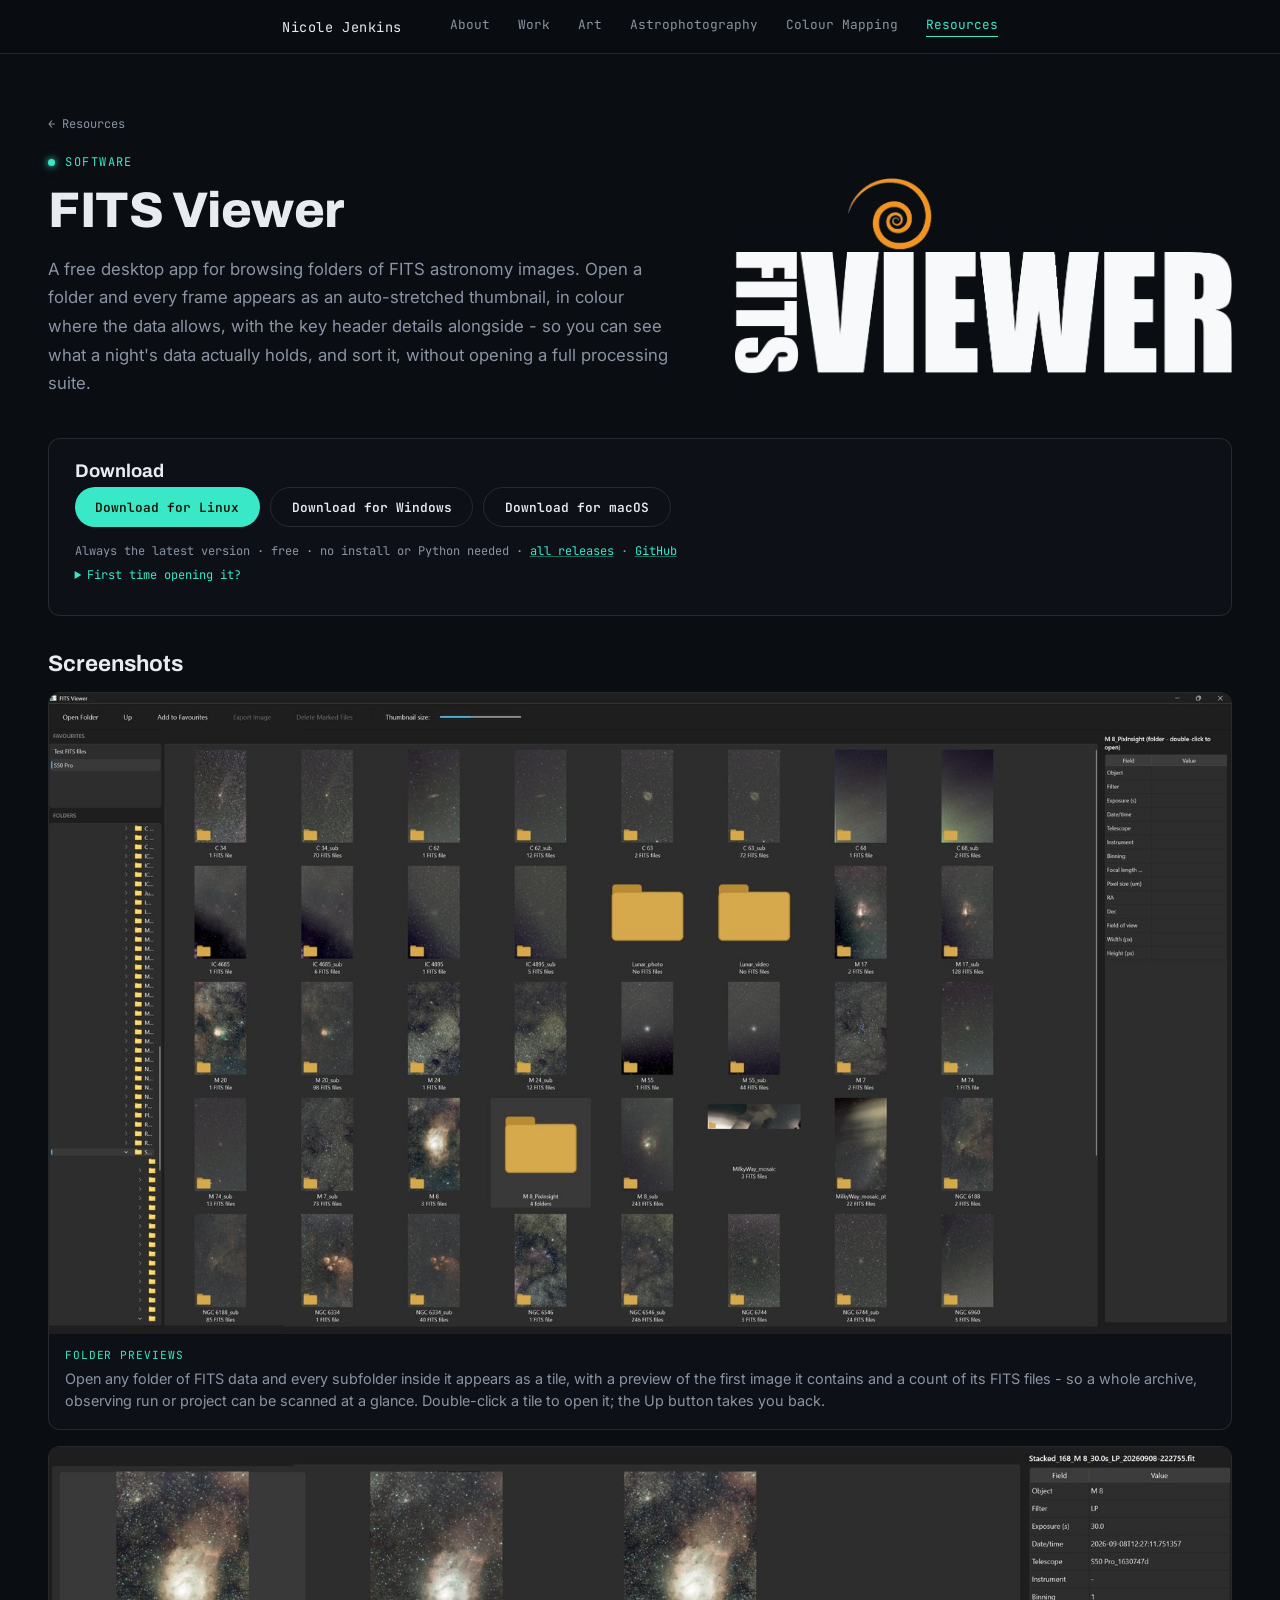
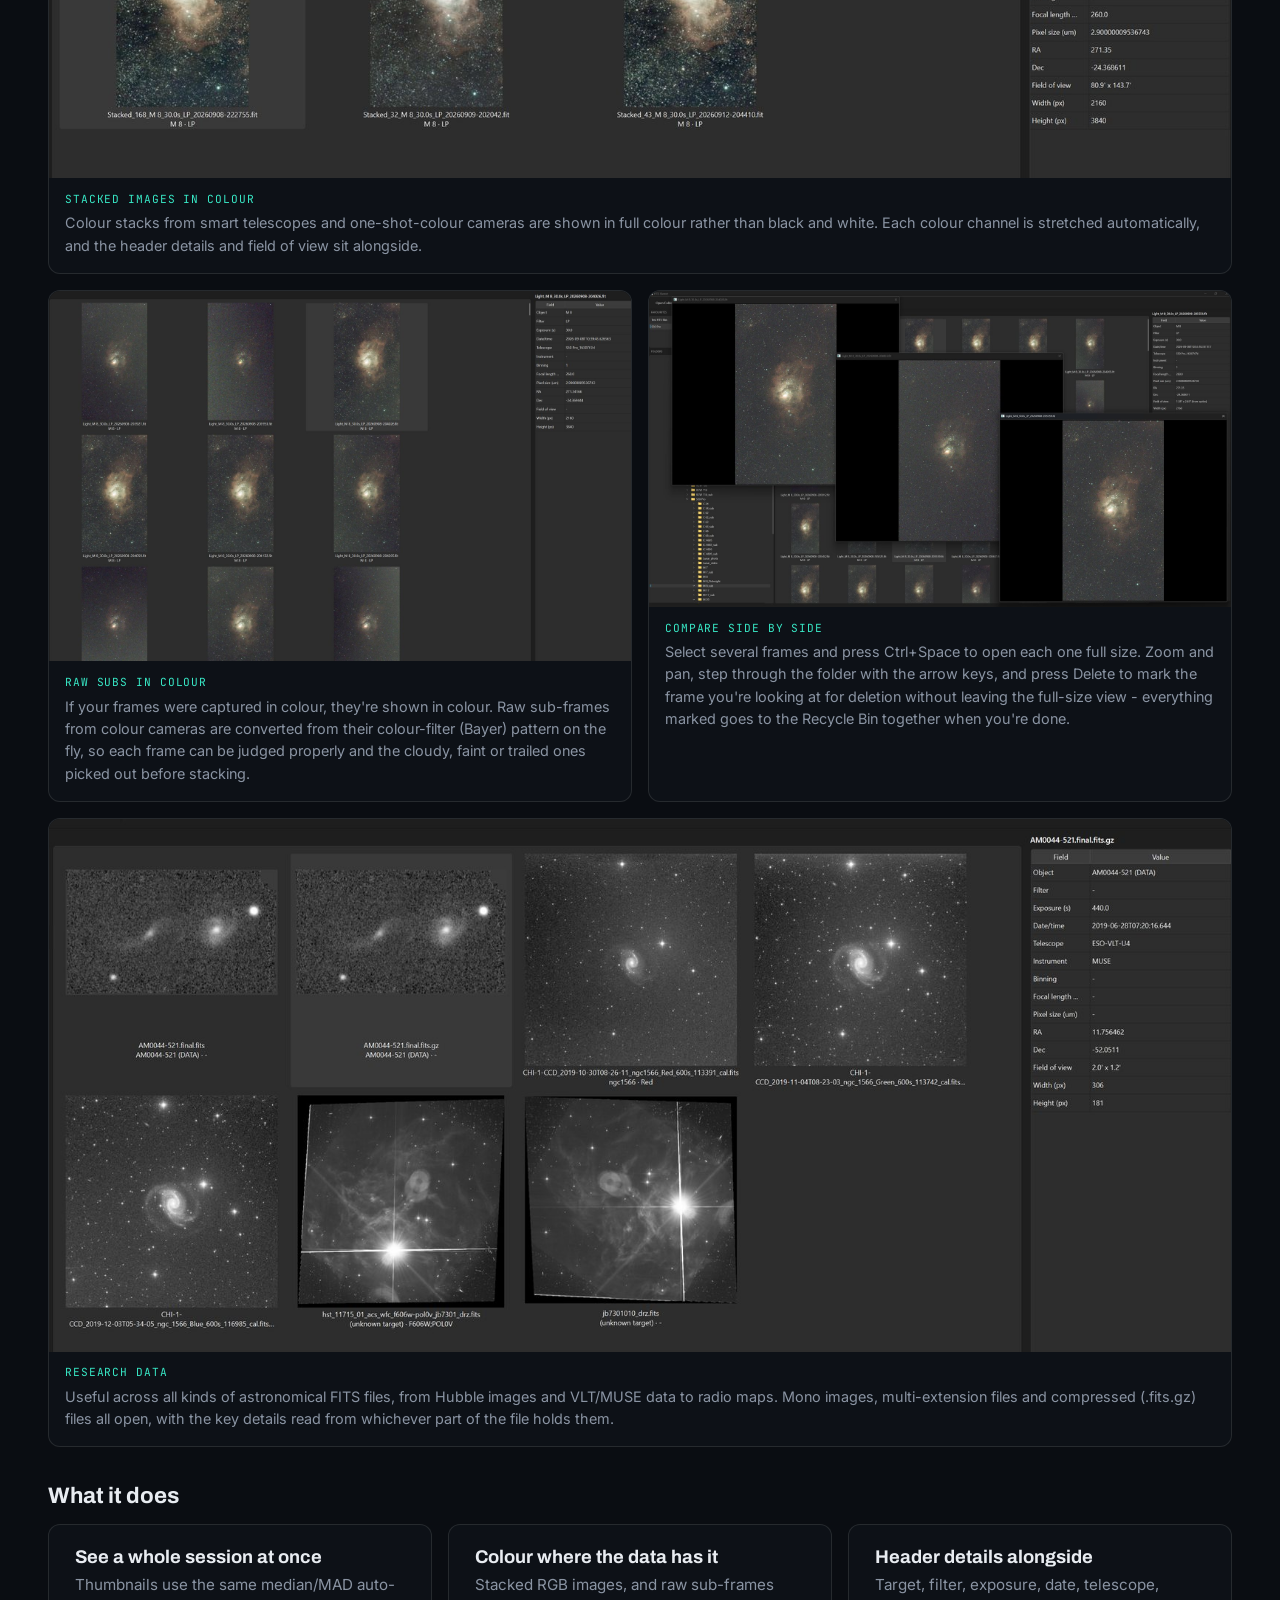
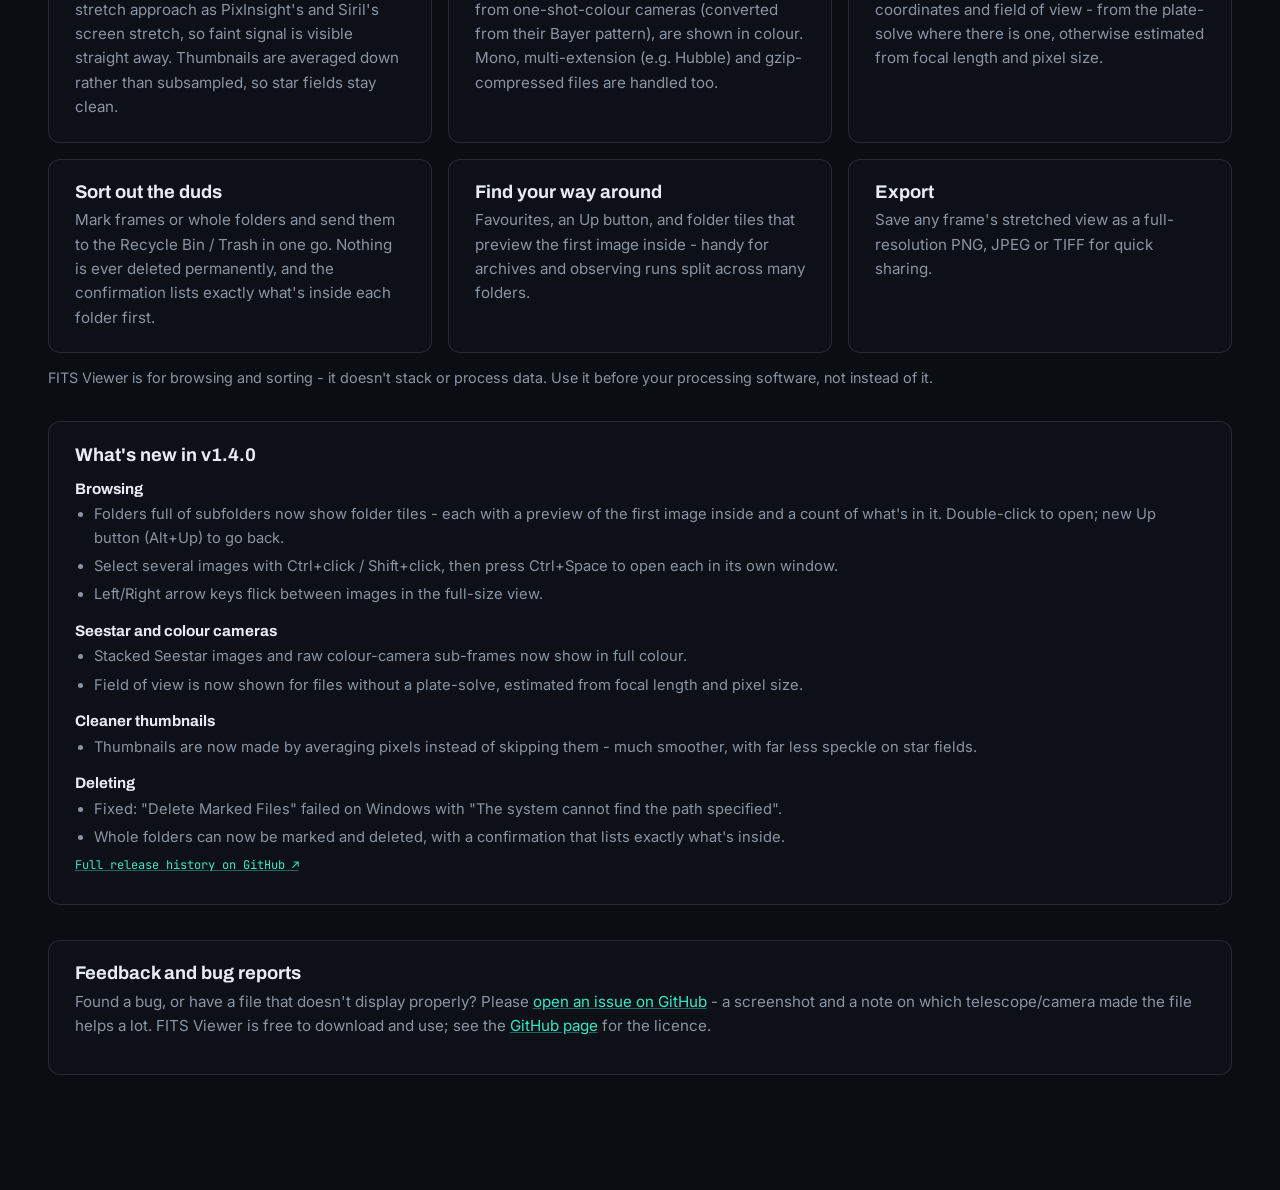
<file: fits-viewer.html>
<!DOCTYPE html>
<html lang="en">
<head>
    <meta charset="UTF-8">
    <meta name="viewport" content="width=device-width, initial-scale=1.0">
    <title>FITS Viewer - Astrophysics Portfolio</title>
    <meta name="description" content="FITS Viewer: a free desktop app for browsing folders of FITS astronomy images - auto-stretched colour thumbnails, full-size previews and fast sorting of subs. Windows, macOS and Linux.">
    <meta property="og:type" content="website">
    <meta property="og:url" content="https://nicole-jenkins.github.io/fits-viewer.html">
    <meta property="og:title" content="FITS Viewer - browse and sort FITS images fast">
    <meta property="og:description" content="Free desktop app for browsing folders of FITS astronomy images. Windows, macOS and Linux.">
    <meta property="og:image" content="https://nicole-jenkins.github.io/images/fits-viewer/grid-seestar-subs.jpg">
    <link rel="icon" type="image/svg+xml" href="favicon.svg">
    <link rel="preconnect" href="https://fonts.googleapis.com">
    <link rel="preconnect" href="https://fonts.gstatic.com" crossorigin>
    <link href="https://fonts.googleapis.com/css2?family=Archivo:wght@500;600;700;800&family=Inter:wght@400;500;600&family=JetBrains+Mono:wght@400;500;600&display=swap" rel="stylesheet">
    <link rel="stylesheet" href="style.css">
</head>
<body>
    <header class="sitenav mono">
        <div class="sitenav-inner">
            <a href="index.html" class="sitenav-logo">Nicole Jenkins</a>
            <nav class="sitenav-links">
                <a href="about.html">About</a>
                <a href="work.html">Work</a>
                <a href="art.html">Art</a>
                <a href="astrophotography.html">Astrophotography</a>
                <a href="channel_mapping.html">Colour Mapping</a>
                <a href="resources.html" class="active">Resources</a>
            </nav>
        </div>
    </header>

    <div class="page-shell">
        <div class="page-inner">
            <a href="resources.html" class="fv-back mono">&#8592; Resources</a>
            <div class="fv-hero">
                <div class="fv-hero-text">
                    <div class="page-eyebrow mono">Software</div>
                    <h1 class="page-title">FITS Viewer</h1>
                    <p class="page-lede">A free desktop app for browsing folders of FITS astronomy images. Open a folder and every frame appears as an auto-stretched thumbnail, in colour where the data allows, with the key header details alongside - so you can see what a night's data actually holds, and sort it, without opening a full processing suite.</p>
                </div>
                <div class="fv-hero-logo">
                    <img src="images/fits-viewer/fits-viewer-logo.png" alt="FITS Viewer logo" width="1075" height="423">
                </div>
            </div>

            <!-- Downloads -->
            <section class="work-card fv-section" id="download">
                <h3>Download</h3>
                <div class="download-row" data-fv-downloads>
                    <a class="btn-secondary" data-os="windows" href="https://github.com/Nicole-Jenkins/FITS-Viewer/releases/latest/download/FITS-Viewer-Windows.exe">Download for Windows</a>
                    <a class="btn-secondary" data-os="mac" href="https://github.com/Nicole-Jenkins/FITS-Viewer/releases/latest/download/FITS-Viewer-macOS.zip">Download for macOS</a>
                    <a class="btn-secondary" data-os="linux" href="https://github.com/Nicole-Jenkins/FITS-Viewer/releases/latest/download/FITS-Viewer-Linux.AppImage">Download for Linux</a>
                </div>
                <p class="download-meta mono"><span data-fv-version>Always the latest version</span> &middot; free &middot; no install or Python needed &middot; <a href="https://github.com/Nicole-Jenkins/FITS-Viewer/releases" target="_blank" rel="noopener">all releases</a> &middot; <a href="https://github.com/Nicole-Jenkins/FITS-Viewer" target="_blank" rel="noopener">GitHub</a></p>
                <details class="download-help">
                    <summary class="mono">First time opening it?</summary>
                    <p><b>Windows:</b> double-click the download. If Windows shows "Windows protected your PC", click <b>More info</b> then <b>Run anyway</b> (it appears because the app isn't commercially signed).</p>
                    <p><b>macOS:</b> unzip the download, then right-click <b>FITS Viewer.app</b> &rarr; <b>Open</b> &rarr; <b>Open</b>. You only need to do this once; after that it opens normally.</p>
                    <p><b>Linux:</b> right-click the .AppImage &rarr; Properties &rarr; Permissions &rarr; allow executing as a program, then double-click it.</p>
                </details>
            </section>

            <!-- Screenshots -->
            <section class="fv-section">
                <h2 class="fv-heading">Screenshots</h2>
                <div class="fv-gallery">
                    <figure class="fv-shot fv-shot-wide">
                        <a href="images/fits-viewer/folder-previews.jpg" target="_blank" rel="noopener"><img src="images/fits-viewer/folder-previews.jpg" alt="FITS Viewer showing a Seestar S50 Pro folder as a grid of folder tiles, each with a colour preview of the first image inside and a count of its files" loading="lazy"></a>
                        <figcaption><span class="mono">Folder previews</span> Open any folder of FITS data and every subfolder inside it appears as a tile, with a preview of the first image it contains and a count of its FITS files - so a whole archive, observing run or project can be scanned at a glance. Double-click a tile to open it; the Up button takes you back.</figcaption>
                    </figure>
                    <figure class="fv-shot fv-shot-wide">
                        <a href="images/fits-viewer/stacked-colour.jpg" target="_blank" rel="noopener"><img src="images/fits-viewer/stacked-colour.jpg" alt="Three stacked Seestar images of the Lagoon Nebula in colour, with their header details" loading="lazy"></a>
                        <figcaption><span class="mono">Stacked images in colour</span> Colour stacks from smart telescopes and one-shot-colour cameras are shown in full colour rather than black and white. Each colour channel is stretched automatically, and the header details and field of view sit alongside.</figcaption>
                    </figure>
                    <figure class="fv-shot">
                        <a href="images/fits-viewer/grid-seestar-subs.jpg" target="_blank" rel="noopener"><img src="images/fits-viewer/grid-seestar-subs.jpg" alt="A grid of colour thumbnails of raw Seestar sub-frames of the Lagoon Nebula" loading="lazy"></a>
                        <figcaption><span class="mono">Raw subs in colour</span> If your frames were captured in colour, they're shown in colour. Raw sub-frames from colour cameras are converted from their colour-filter (Bayer) pattern on the fly, so each frame can be judged properly and the cloudy, faint or trailed ones picked out before stacking.</figcaption>
                    </figure>
                    <figure class="fv-shot">
                        <a href="images/fits-viewer/compare-side-by-side.jpg" target="_blank" rel="noopener"><img src="images/fits-viewer/compare-side-by-side.jpg" alt="Three sub-frames open side by side in separate full-size preview windows" loading="lazy"></a>
                        <figcaption><span class="mono">Compare side by side</span> Select several frames and press Ctrl+Space to open each one full size. Zoom and pan, step through the folder with the arrow keys, and press Delete to mark the frame you're looking at for deletion without leaving the full-size view - everything marked goes to the Recycle Bin together when you're done.</figcaption>
                    </figure>
                    <figure class="fv-shot fv-shot-wide">
                        <a href="images/fits-viewer/research-data.jpg" target="_blank" rel="noopener"><img src="images/fits-viewer/research-data.jpg" alt="FITS Viewer showing Hubble drizzled images, a VLT MUSE image and R, G and B frames of NGC 1566 in greyscale" loading="lazy"></a>
                        <figcaption><span class="mono">Research data</span> Useful across all kinds of astronomical FITS files, from Hubble images and VLT/MUSE data to radio maps. Mono images, multi-extension files and compressed (.fits.gz) files all open, with the key details read from whichever part of the file holds them.</figcaption>
                    </figure>
                </div>
                <!-- Video goes here later, e.g.:
                <div class="fv-video">
                    <video controls preload="metadata" poster="images/fits-viewer/grid-seestar-subs.jpg">
                        <source src="images/fits-viewer/fits-viewer-demo.mp4" type="video/mp4">
                    </video>
                </div>
                -->
            </section>

            <!-- Features -->
            <section class="fv-section">
                <h2 class="fv-heading">What it does</h2>
                <div class="fv-features">
                    <div class="work-card">
                        <h3>See a whole session at once</h3>
                        <p>Thumbnails use the same median/MAD auto-stretch approach as PixInsight's and Siril's screen stretch, so faint signal is visible straight away. Thumbnails are averaged down rather than subsampled, so star fields stay clean.</p>
                    </div>
                    <div class="work-card">
                        <h3>Colour where the data has it</h3>
                        <p>Stacked RGB images, and raw sub-frames from one-shot-colour cameras (converted from their Bayer pattern), are shown in colour. Mono, multi-extension (e.g. Hubble) and gzip-compressed files are handled too.</p>
                    </div>
                    <div class="work-card">
                        <h3>Header details alongside</h3>
                        <p>Target, filter, exposure, date, telescope, coordinates and field of view - from the plate-solve where there is one, otherwise estimated from focal length and pixel size.</p>
                    </div>
                    <div class="work-card">
                        <h3>Sort out the duds</h3>
                        <p>Mark frames or whole folders and send them to the Recycle Bin / Trash in one go. Nothing is ever deleted permanently, and the confirmation lists exactly what's inside each folder first.</p>
                    </div>
                    <div class="work-card">
                        <h3>Find your way around</h3>
                        <p>Favourites, an Up button, and folder tiles that preview the first image inside - handy for archives and observing runs split across many folders.</p>
                    </div>
                    <div class="work-card">
                        <h3>Export</h3>
                        <p>Save any frame's stretched view as a full-resolution PNG, JPEG or TIFF for quick sharing.</p>
                    </div>
                </div>
                <p class="fv-note">FITS Viewer is for browsing and sorting - it doesn't stack or process data. Use it before your processing software, not instead of it.</p>
            </section>

            <!-- Latest release -->
            <section class="work-card fv-section" id="latest-release">
                <h3 data-fv-release-title>What's new in v1.4.0</h3>
                <div class="fv-release" data-fv-release-body>
                    <h4>Browsing</h4>
                    <ul>
                        <li>Folders full of subfolders now show folder tiles - each with a preview of the first image inside and a count of what's in it. Double-click to open; new Up button (Alt+Up) to go back.</li>
                        <li>Select several images with Ctrl+click / Shift+click, then press Ctrl+Space to open each in its own window.</li>
                        <li>Left/Right arrow keys flick between images in the full-size view.</li>
                    </ul>
                    <h4>Seestar and colour cameras</h4>
                    <ul>
                        <li>Stacked Seestar images and raw colour-camera sub-frames now show in full colour.</li>
                        <li>Field of view is now shown for files without a plate-solve, estimated from focal length and pixel size.</li>
                    </ul>
                    <h4>Cleaner thumbnails</h4>
                    <ul>
                        <li>Thumbnails are now made by averaging pixels instead of skipping them - much smoother, with far less speckle on star fields.</li>
                    </ul>
                    <h4>Deleting</h4>
                    <ul>
                        <li>Fixed: "Delete Marked Files" failed on Windows with "The system cannot find the path specified".</li>
                        <li>Whole folders can now be marked and deleted, with a confirmation that lists exactly what's inside.</li>
                    </ul>
                </div>
                <p class="download-meta mono"><a href="https://github.com/Nicole-Jenkins/FITS-Viewer/releases" target="_blank" rel="noopener">Full release history on GitHub &#8599;</a></p>
            </section>

            <!-- Feedback -->
            <section class="work-card fv-section">
                <h3>Feedback and bug reports</h3>
                <p>Found a bug, or have a file that doesn't display properly? Please <a href="https://github.com/Nicole-Jenkins/FITS-Viewer/issues" target="_blank" rel="noopener">open an issue on GitHub</a> - a screenshot and a note on which telescope/camera made the file helps a lot. FITS Viewer is free to download and use; see the <a href="https://github.com/Nicole-Jenkins/FITS-Viewer" target="_blank" rel="noopener">GitHub page</a> for the licence.</p>
            </section>
        </div>
    </div>

    <script>
        (function () {
            // Highlight the download for the visitor's own system. If this
            // fails, all three buttons still work.
            var row = document.querySelector('[data-fv-downloads]');
            if (row) {
                var ua = (navigator.userAgent || '').toLowerCase();
                var os = ua.indexOf('windows') !== -1 ? 'windows'
                       : (ua.indexOf('mac') !== -1 && ua.indexOf('iphone') === -1 && ua.indexOf('ipad') === -1) ? 'mac'
                       : (ua.indexOf('linux') !== -1 && ua.indexOf('android') === -1) ? 'linux'
                       : null;
                var mine = os && row.querySelector('[data-os="' + os + '"]');
                if (mine) {
                    mine.classList.remove('btn-secondary');
                    mine.classList.add('btn-primary');
                    row.insertBefore(mine, row.firstChild);
                }
            }

            // Turn GitHub release notes (simple Markdown) into HTML. Text is
            // escaped first, so nothing in the notes can inject markup.
            function escapeHtml(s) {
                return s.replace(/&/g, '&amp;').replace(/</g, '&lt;').replace(/>/g, '&gt;');
            }
            function inline(s) {
                return escapeHtml(s)
                    .replace(/\*\*(.+?)\*\*/g, '<b>$1</b>')
                    .replace(/`(.+?)`/g, '<code>$1</code>');
            }
            function renderNotes(md) {
                var html = [], inList = false;
                md.replace(/\r/g, '').split('\n').forEach(function (raw) {
                    var line = raw.trim();
                    var bullet = /^[-*] (.*)$/.exec(line);
                    if (bullet) {
                        if (!inList) { html.push('<ul>'); inList = true; }
                        html.push('<li>' + inline(bullet[1]) + '</li>');
                        return;
                    }
                    if (inList) { html.push('</ul>'); inList = false; }
                    if (!line) return;
                    var heading = /^#{2,6} (.*)$/.exec(line) || /^\*\*(.+)\*\*$/.exec(line);
                    if (heading) {
                        // The release title is shown separately - skip a "What's new" heading.
                        if (!/^what'?s new/i.test(heading[1])) html.push('<h4>' + inline(heading[1]) + '</h4>');
                        return;
                    }
                    html.push('<p>' + inline(line) + '</p>');
                });
                if (inList) html.push('</ul>');
                return html.join('');
            }

            // Latest version + its release notes, straight from GitHub. The
            // notes written into this page are shown if GitHub can't be reached.
            if (!window.fetch) return;
            fetch('https://api.github.com/repos/Nicole-Jenkins/FITS-Viewer/releases/latest')
                .then(function (r) { return r.ok ? r.json() : null; })
                .then(function (data) {
                    if (!data || !data.tag_name) return;
                    var label = document.querySelector('[data-fv-version]');
                    if (label) label.textContent = 'Latest version: ' + data.tag_name;
                    var title = document.querySelector('[data-fv-release-title]');
                    var body = document.querySelector('[data-fv-release-body]');
                    if (title && body && data.body) {
                        var date = data.published_at ? new Date(data.published_at).toLocaleDateString('en-AU', { day: 'numeric', month: 'long', year: 'numeric' }) : '';
                        title.textContent = "What's new in " + data.tag_name + (date ? ' (' + date + ')' : '');
                        body.innerHTML = renderNotes(data.body);
                    }
                })
                .catch(function () {});
        })();
    </script>
</body>
</html>
</file>
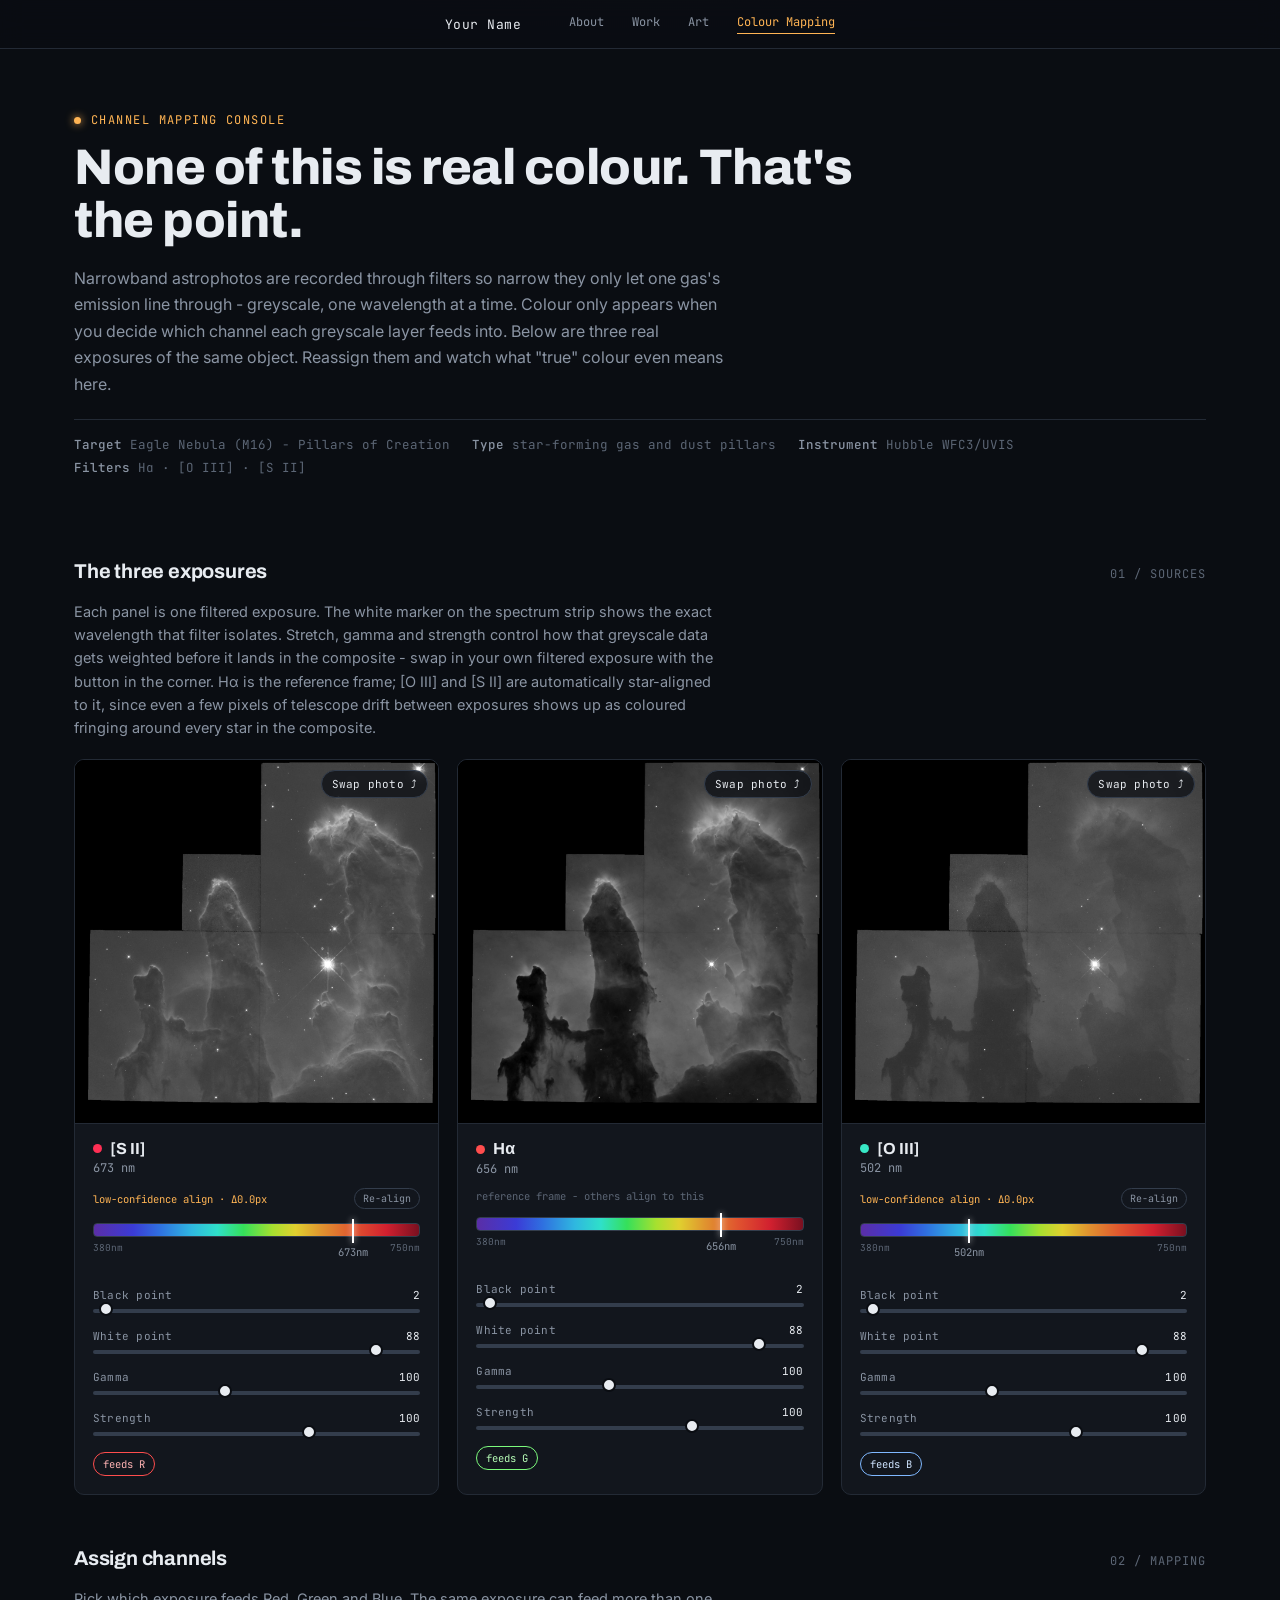
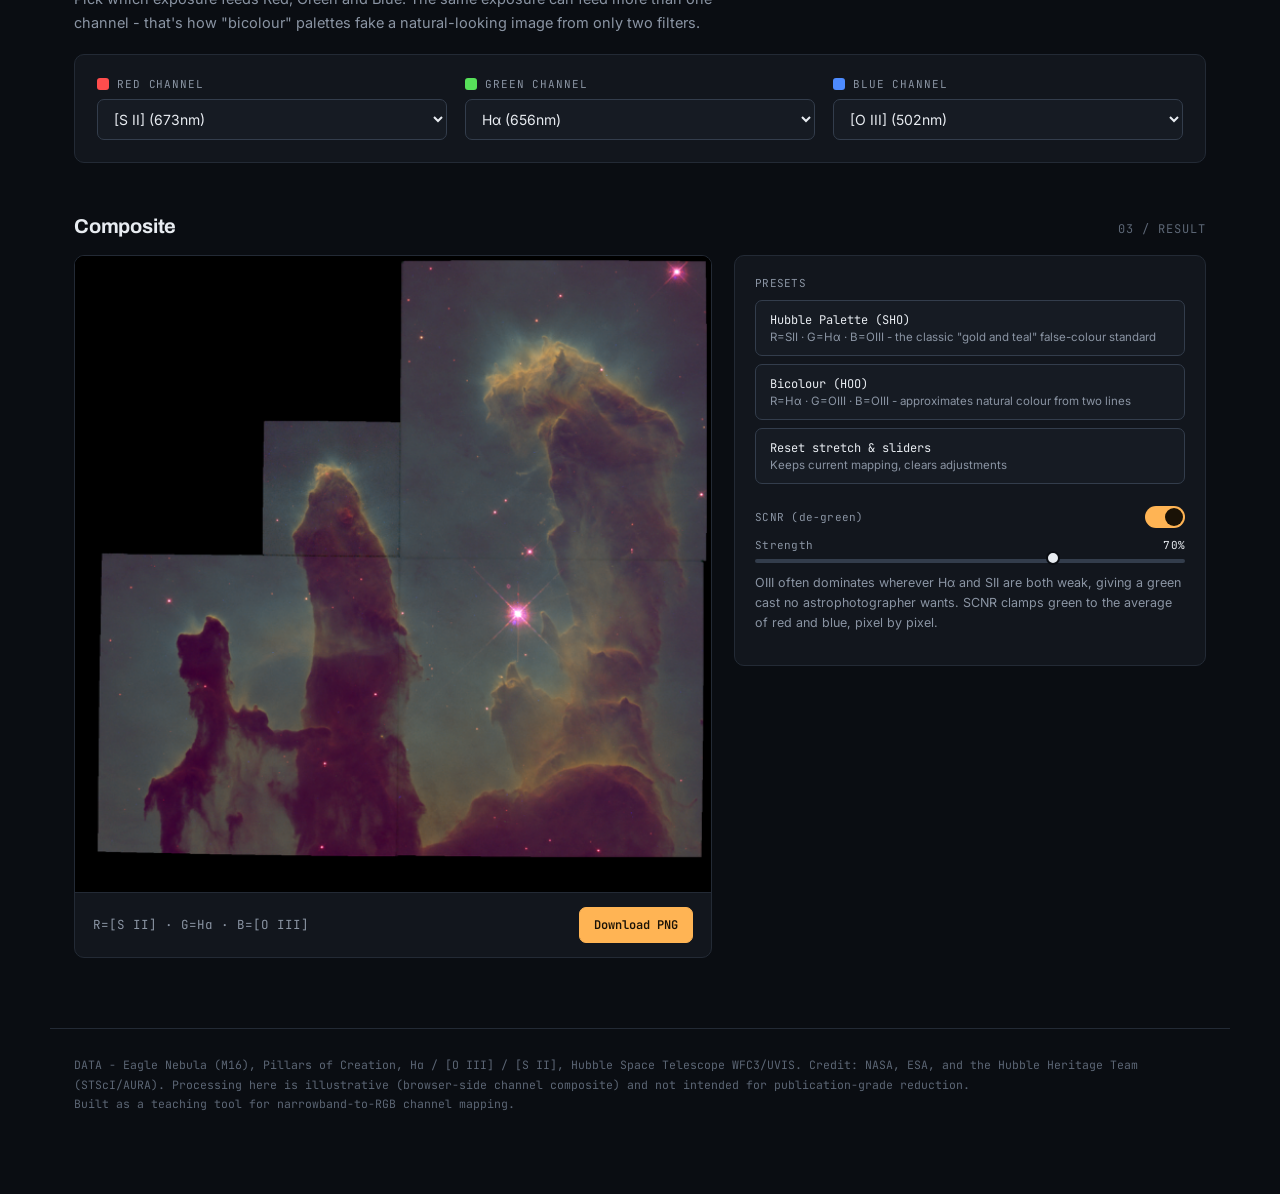
<file: pillars_channel_mapping.html>
<!DOCTYPE html>
<html lang="en">
<head>
<meta charset="UTF-8">
<meta name="viewport" content="width=device-width, initial-scale=1.0">
<title>Narrowband to RGB - Channel Mapping Console</title>
<link rel="preconnect" href="https://fonts.googleapis.com">
<link rel="preconnect" href="https://fonts.gstatic.com" crossorigin>
<link href="https://fonts.googleapis.com/css2?family=Archivo:wght@500;600;700;800&family=Inter:wght@400;500;600&family=JetBrains+Mono:wght@400;500;600&display=swap" rel="stylesheet">
<style>
  :root{
    --bg:#0a0d12;
    --panel:#12161d;
    --panel-2:#161b23;
    --border:#232a35;
    --border-lit:#333d4c;
    --text:#e8ecf1;
    --muted:#8a94a3;
    --muted-2:#5c6675;
    --ha:#ff4d4d;
    --oiii:#38e8c6;
    --sii:#ff2f54;
    --accent:#ffb454;
    --radius:10px;
  }
  *{box-sizing:border-box;}
  html,body{margin:0;padding:0;}
  body{
    background:
      radial-gradient(ellipse 1200px 600px at 50% -10%, #151b26 0%, var(--bg) 55%),
      var(--bg);
    color:var(--text);
    font-family:'Inter',sans-serif;
    -webkit-font-smoothing:antialiased;
    padding:0 0 80px 0;
  }
  .mono{font-family:'JetBrains Mono',monospace;}
  a{color:var(--accent);}

  /* ---------- Header ---------- */
  .tool-header{
    max-width:1180px;
    margin:0 auto;
    padding:56px 24px 32px;
  }
  .eyebrow{
    font-family:'JetBrains Mono',monospace;
    font-size:12px;
    letter-spacing:0.12em;
    text-transform:uppercase;
    color:var(--accent);
    margin-bottom:14px;
    display:flex;
    align-items:center;
    gap:10px;
  }
  .eyebrow::before{
    content:"";
    width:7px;height:7px;border-radius:50%;
    background:var(--accent);
    box-shadow:0 0 8px var(--accent);
    display:inline-block;
  }
  h1{
    font-family:'Archivo',sans-serif;
    font-weight:800;
    font-size:clamp(30px,4.4vw,50px);
    line-height:1.05;
    letter-spacing:-0.01em;
    margin:0 0 18px;
    max-width:820px;
  }
  .tool-header p.lede{
    font-size:16px;
    line-height:1.65;
    color:var(--muted);
    max-width:660px;
    margin:0 0 8px;
  }
  .target-line{
    margin-top:22px;
    font-family:'JetBrains Mono',monospace;
    font-size:12.5px;
    color:var(--muted-2);
    display:flex;
    flex-wrap:wrap;
    gap:6px 22px;
    border-top:1px solid var(--border);
    padding-top:16px;
  }
  .target-line b{color:var(--muted);font-weight:500;}

  /* ---------- Layout shells ---------- */
  main{max-width:1180px;margin:0 auto;padding:0 24px;}
  section{margin-top:52px;}
  .section-head{
    display:flex;
    align-items:baseline;
    justify-content:space-between;
    gap:20px;
    margin-bottom:18px;
    flex-wrap:wrap;
  }
  .section-title{
    font-family:'Archivo',sans-serif;
    font-weight:700;
    font-size:20px;
    letter-spacing:-0.01em;
  }
  .section-num{
    font-family:'JetBrains Mono',monospace;
    color:var(--muted-2);
    font-size:12px;
    letter-spacing:0.08em;
  }
  .section-desc{
    color:var(--muted);
    font-size:14.5px;
    line-height:1.6;
    max-width:640px;
    margin:0 0 20px;
  }

  /* ---------- Source panels ---------- */
  .sources{
    display:grid;
    grid-template-columns:repeat(3,1fr);
    gap:18px;
  }
  @media (max-width:880px){ .sources{grid-template-columns:1fr;} }

  .source-card{
    background:var(--panel);
    border:1px solid var(--border);
    border-radius:var(--radius);
    overflow:hidden;
    display:flex;
    flex-direction:column;
  }
  .source-card .imgwrap{
    position:relative;
    aspect-ratio:1/1;
    background:#000;
    border-bottom:1px solid var(--border);
  }
  .source-card canvas{
    width:100%;
    height:100%;
    display:block;
  }
  .swap-btn{
    position:absolute;
    top:10px;right:10px;
    background:rgba(10,13,18,0.72);
    backdrop-filter:blur(4px);
    border:1px solid var(--border-lit);
    color:var(--text);
    font-family:'JetBrains Mono',monospace;
    font-size:11px;
    padding:6px 10px;
    border-radius:999px;
    cursor:pointer;
    letter-spacing:0.02em;
    transition:background 0.15s, border-color 0.15s;
  }
  .swap-btn:hover{background:rgba(255,255,255,0.1);border-color:var(--muted);}
  .source-card input[type=file]{display:none;}

  .source-meta{padding:16px 18px 4px;}
  .source-name{
    font-family:'Archivo',sans-serif;
    font-weight:700;
    font-size:16px;
    display:flex;
    align-items:center;
    gap:8px;
  }
  .dot{width:9px;height:9px;border-radius:50%;display:inline-block;flex:none;}
  .source-wave{
    font-family:'JetBrains Mono',monospace;
    font-size:12px;
    color:var(--muted);
    margin-top:3px;
  }
  .align-status{
    font-size:10.5px;
    color:var(--muted-2);
    padding:8px 18px 0;
    display:flex;
    align-items:center;
    justify-content:space-between;
    gap:8px;
  }
  .align-status .ok{color:#7ce07c;}
  .align-status .warn{color:var(--accent);}
  .align-status button{
    font-family:'JetBrains Mono',monospace;
    font-size:10px;
    background:none;
    border:1px solid var(--border-lit);
    color:var(--muted);
    padding:3px 8px;
    border-radius:999px;
    cursor:pointer;
    flex:none;
  }
  .align-status button:hover{border-color:var(--accent);color:var(--text);}

  /* spectrum strip */
  .spectrum{
    position:relative;
    height:14px;
    margin:14px 18px 2px;
    border-radius:4px;
    background:linear-gradient(90deg,
      #5a2ea6 0%, #3b3bd6 12%, #2f6fe0 20%, #2fb7e0 30%,
      #2fe0c9 38%, #35e05a 46%, #a7e02f 55%, #e0d02f 62%,
      #e0932f 70%, #e0532f 80%, #d1202f 90%, #7a1020 100%);
    border:1px solid var(--border-lit);
  }
  .spectrum .marker{
    position:absolute;
    top:-5px;
    width:2px;
    height:24px;
    background:#fff;
    box-shadow:0 0 6px rgba(255,255,255,0.8);
  }
  .spectrum .marker::after{
    content:attr(data-wl);
    position:absolute;
    top:26px;
    left:50%;
    transform:translateX(-50%);
    font-family:'JetBrains Mono',monospace;
    font-size:10.5px;
    color:var(--muted);
    white-space:nowrap;
  }
  .spectrum-range{
    display:flex;
    justify-content:space-between;
    margin:2px 18px 0;
    font-family:'JetBrains Mono',monospace;
    font-size:9.5px;
    color:var(--muted-2);
  }

  .controls{padding:34px 18px 18px;display:flex;flex-direction:column;gap:14px;}
  .ctrl-row{display:flex;flex-direction:column;gap:5px;}
  .ctrl-label{
    display:flex;
    justify-content:space-between;
    font-family:'JetBrains Mono',monospace;
    font-size:11px;
    color:var(--muted);
    letter-spacing:0.02em;
  }
  .ctrl-label span.val{color:var(--text);}
  input[type=range]{
    -webkit-appearance:none;
    width:100%;
    height:4px;
    border-radius:2px;
    background:var(--border-lit);
    outline:none;
    margin:2px 0;
  }
  input[type=range]::-webkit-slider-thumb{
    -webkit-appearance:none;
    width:14px;height:14px;
    border-radius:50%;
    background:var(--text);
    border:2px solid var(--bg);
    cursor:pointer;
    margin-top:-5px;
  }
  input[type=range]::-moz-range-thumb{
    width:14px;height:14px;
    border-radius:50%;
    background:var(--text);
    border:2px solid var(--bg);
    cursor:pointer;
  }
  input[type=range]::-moz-range-track{
    height:4px;border-radius:2px;background:var(--border-lit);
  }

  .used-in{
    display:flex;
    gap:6px;
    flex-wrap:wrap;
    padding:0 18px 18px;
    margin-top:-4px;
  }
  .chip{
    font-family:'JetBrains Mono',monospace;
    font-size:10.5px;
    padding:4px 9px;
    border-radius:999px;
    border:1px solid var(--border-lit);
    color:var(--muted);
  }
  .chip.active-R{border-color:var(--ha);color:#ffb3b3;}
  .chip.active-G{border-color:#7CFB7C;color:#b8ffb8;}
  .chip.active-B{border-color:#7fb8ff;color:#cfe4ff;}

  /* ---------- Assignment bar ---------- */
  .assign-bar{
    background:var(--panel);
    border:1px solid var(--border);
    border-radius:var(--radius);
    padding:22px;
    display:grid;
    grid-template-columns:repeat(3,1fr);
    gap:18px;
  }
  @media (max-width:700px){ .assign-bar{grid-template-columns:1fr;} }
  .assign-slot{display:flex;flex-direction:column;gap:8px;}
  .assign-slot label{
    font-family:'JetBrains Mono',monospace;
    font-size:11px;
    letter-spacing:0.08em;
    color:var(--muted);
    display:flex;
    align-items:center;
    gap:8px;
  }
  .chan-swatch{width:12px;height:12px;border-radius:3px;flex:none;}
  select{
    background:var(--panel-2);
    border:1px solid var(--border-lit);
    color:var(--text);
    font-family:'Inter',sans-serif;
    font-size:14px;
    padding:10px 12px;
    border-radius:7px;
    outline:none;
    cursor:pointer;
  }
  select:focus{border-color:var(--accent);}

  /* ---------- Composite ---------- */
  .composite-wrap{
    display:grid;
    grid-template-columns:1.15fr 0.85fr;
    gap:22px;
    align-items:start;
  }
  @media (max-width:880px){ .composite-wrap{grid-template-columns:1fr;} }
  .composite-card{
    background:var(--panel);
    border:1px solid var(--border);
    border-radius:var(--radius);
    overflow:hidden;
  }
  .composite-card .imgwrap{
    aspect-ratio:1/1;
    background:#000;
  }
  .composite-card canvas{width:100%;height:100%;display:block;}
  .composite-footer{
    display:flex;
    justify-content:space-between;
    align-items:center;
    padding:14px 18px;
    border-top:1px solid var(--border);
  }
  .btn{
    font-family:'JetBrains Mono',monospace;
    font-size:12px;
    background:var(--panel-2);
    border:1px solid var(--border-lit);
    color:var(--text);
    padding:9px 14px;
    border-radius:7px;
    cursor:pointer;
    transition:border-color 0.15s, background 0.15s;
  }
  .btn:hover{border-color:var(--accent);}
  .btn.primary{background:var(--accent);color:#1a1206;border-color:var(--accent);font-weight:600;}
  .btn.primary:hover{filter:brightness(1.08);}

  .side-panel{
    background:var(--panel);
    border:1px solid var(--border);
    border-radius:var(--radius);
    padding:20px;
    display:flex;
    flex-direction:column;
    gap:22px;
  }
  .preset-row{display:flex;flex-direction:column;gap:8px;}
  .preset-row .btn{width:100%;text-align:left;padding:11px 14px;}
  .preset-row .btn .desc{
    display:block;
    font-family:'Inter',sans-serif;
    font-size:11.5px;
    color:var(--muted);
    margin-top:2px;
    font-weight:400;
  }

  .toggle-row{
    display:flex;
    align-items:center;
    justify-content:space-between;
  }
  .switch{
    position:relative;
    width:40px;height:22px;
    background:var(--border-lit);
    border-radius:999px;
    cursor:pointer;
    transition:background 0.15s;
    flex:none;
  }
  .switch.on{background:var(--accent);}
  .switch .knob{
    position:absolute;top:2px;left:2px;
    width:18px;height:18px;
    border-radius:50%;
    background:var(--text);
    transition:left 0.15s;
  }
  .switch.on .knob{left:20px;background:#1a1206;}

  .note{
    font-size:12.5px;
    line-height:1.6;
    color:var(--muted);
  }

  footer{
    max-width:1180px;
    margin:70px auto 0;
    padding:26px 24px 0;
    border-top:1px solid var(--border);
    color:var(--muted-2);
    font-family:'JetBrains Mono',monospace;
    font-size:11.5px;
    line-height:1.7;
  }

  /* ---------- Site-wide nav (matches portfolio pages) ---------- */
  .sitenav{
    position:fixed;
    max-width:none;
    margin:0;
    padding:0;
    top:0; left:0; width:100%;
    z-index:20;
    background:rgba(10,13,18,0.72);
    backdrop-filter:blur(12px);
    -webkit-backdrop-filter:blur(12px);
    border-bottom:1px solid var(--border);
  }
  .sitenav-inner{
    max-width:1180px;
    margin:0 auto;
    padding:14px 24px;
    display:flex;
    align-items:center;
    justify-content:center;
    gap:3rem;
  }
  .sitenav-logo{
    color:var(--text);
    text-decoration:none;
    font-family:'JetBrains Mono',monospace;
    font-size:13px;
    letter-spacing:0.04em;
  }
  .sitenav-links{display:flex;gap:28px;font-size:12px;}
  .sitenav-links a{
    color:var(--muted);
    text-decoration:none;
    padding-bottom:3px;
    border-bottom:1px solid transparent;
    font-family:'JetBrains Mono',monospace;
    transition:color 0.2s ease, border-color 0.2s ease;
  }
  .sitenav-links a:hover{color:var(--text);}
  .sitenav-links a.active{color:var(--accent);border-bottom-color:var(--accent);}
  body{padding-top:56px;}
  @media (max-width:600px){
    .sitenav-inner{flex-direction:column;gap:8px;padding:12px 20px;}
    .sitenav-links{gap:16px;flex-wrap:wrap;justify-content:center;}
    body{padding-top:88px;}
  }
</style>
</head>
<body>

<header class="sitenav mono">
  <div class="sitenav-inner">
    <a href="index.html" class="sitenav-logo">Your Name</a>
    <nav class="sitenav-links">
      <a href="about.html">About</a>
      <a href="work.html">Work</a>
      <a href="art.html">Art</a>
      <a href="pillars_channel_mapping.html" class="active">Colour Mapping</a>
    </nav>
  </div>
</header>


<header class="tool-header">
  <div class="eyebrow mono">Channel mapping console</div>
  <h1>None of this is real colour. That's the point.</h1>
  <p class="lede">Narrowband astrophotos are recorded through filters so narrow they only let one gas's emission line through - greyscale, one wavelength at a time. Colour only appears when you decide which channel each greyscale layer feeds into. Below are three real exposures of the same object. Reassign them and watch what "true" colour even means here.</p>
  <div class="target-line mono">
    <span><b>Target</b> Eagle Nebula (M16) - Pillars of Creation</span>
    <span><b>Type</b> star-forming gas and dust pillars</span>
    <span><b>Instrument</b> Hubble WFC3/UVIS</span>
    <span><b>Filters</b> Hα · [O III] · [S II]</span>
  </div>
</header>

<main>

  <section id="sources-section">
    <div class="section-head">
      <div class="section-title">The three exposures</div>
      <div class="section-num mono">01 / SOURCES</div>
    </div>
    <p class="section-desc">Each panel is one filtered exposure. The white marker on the spectrum strip shows the exact wavelength that filter isolates. Stretch, gamma and strength control how that greyscale data gets weighted before it lands in the composite - swap in your own filtered exposure with the button in the corner. Hα is the reference frame; [O III] and [S II] are automatically star-aligned to it, since even a few pixels of telescope drift between exposures shows up as coloured fringing around every star in the composite.</p>

    <div class="sources" id="sourcesGrid"></div>
  </section>

  <section id="assign-section">
    <div class="section-head">
      <div class="section-title">Assign channels</div>
      <div class="section-num mono">02 / MAPPING</div>
    </div>
    <p class="section-desc">Pick which exposure feeds Red, Green and Blue. The same exposure can feed more than one channel - that's how "bicolour" palettes fake a natural-looking image from only two filters.</p>
    <div class="assign-bar" id="assignBar"></div>
  </section>

  <section id="composite-section">
    <div class="section-head">
      <div class="section-title">Composite</div>
      <div class="section-num mono">03 / RESULT</div>
    </div>
    <div class="composite-wrap">
      <div class="composite-card">
        <div class="imgwrap"><canvas id="compositeCanvas"></canvas></div>
        <div class="composite-footer">
          <span class="note mono" id="mappingReadout">R=SII · G=Hα · B=OIII</span>
          <button class="btn primary" id="downloadBtn">Download PNG</button>
        </div>
      </div>
      <div class="side-panel">
        <div class="preset-row">
          <div class="ctrl-label" style="margin-bottom:2px;">PRESETS</div>
          <button class="btn" data-preset="hubble">Hubble Palette (SHO)<span class="desc">R=SII · G=Hα · B=OIII - the classic "gold and teal" false-colour standard</span></button>
          <button class="btn" data-preset="bicolor">Bicolour (HOO)<span class="desc">R=Hα · G=OIII · B=OIII - approximates natural colour from two lines</span></button>
          <button class="btn" data-preset="reset">Reset stretch &amp; sliders<span class="desc">Keeps current mapping, clears adjustments</span></button>
        </div>
        <div>
          <div class="toggle-row">
            <div class="ctrl-label" style="margin-bottom:0;">SCNR (de-green)</div>
            <div class="switch" id="scnrSwitch"><div class="knob"></div></div>
          </div>
          <div class="ctrl-row" style="margin-top:10px;">
            <div class="ctrl-label"><span>Strength</span><span class="val mono" id="scnrValLabel">70%</span></div>
            <input type="range" id="scnrStrength" min="0" max="100" value="70">
          </div>
          <p class="note" style="margin-top:8px;">OIII often dominates wherever Hα and SII are both weak, giving a green cast no astrophotographer wants. SCNR clamps green to the average of red and blue, pixel by pixel.</p>
        </div>
      </div>
    </div>
  </section>

</main>

<footer>
  DATA - Eagle Nebula (M16), Pillars of Creation, Hα / [O III] / [S II], Hubble Space Telescope WFC3/UVIS. Credit: NASA, ESA, and the Hubble Heritage Team (STScI/AURA). Processing here is illustrative (browser-side channel composite) and not intended for publication-grade reduction.<br>
  Built as a teaching tool for narrowband-to-RGB channel mapping.
</footer>

<script>
/* ================= DATA ================= */
const SOURCES = [
  {id:'sii',  name:'[S II]', wavelength:673, color:'var(--sii)',  rgb:[255,47,84],  data:"[data-uri]"},
  {id:'ha',   name:'Hα',     wavelength:656, color:'var(--ha)',   rgb:[255,77,77],  data:"[data-uri]", isReference:true},
  {id:'oiii', name:'[O III]',wavelength:502, color:'var(--oiii)', rgb:[56,232,198], data:"[data-uri]"},
];
const REFERENCE_ID = 'ha';
const WORK_SIZE = 620; // internal processing resolution

const state = {}; // id -> {img, canvas, ctx, gray:Float32Array, black, white, gamma, strength}
let assignment = {R:'sii', G:'ha', B:'oiii'};
let scnrOn = true, scnrStrength = 70;

/* ================= BUILD SOURCE CARDS ================= */
const grid = document.getElementById('sourcesGrid');
SOURCES.forEach(src => {
  const card = document.createElement('div');
  card.className = 'source-card';
  card.innerHTML = `
    <div class="imgwrap">
      <canvas id="cv-${src.id}" width="${WORK_SIZE}" height="${WORK_SIZE}"></canvas>
      <button class="swap-btn" data-target="${src.id}">Swap photo ⤴</button>
      <input type="file" id="file-${src.id}" accept="image/*">
    </div>
    <div class="source-meta">
      <div class="source-name"><span class="dot" style="background:${src.color}"></span>${src.name}</div>
      <div class="source-wave mono">${src.wavelength} nm</div>
    </div>
    ${src.isReference
      ? `<div class="align-status mono" id="align-${src.id}">reference frame - others align to this</div>`
      : `<div class="align-status mono" id="align-${src.id}">checking alignment…</div>`
    }
    <div class="spectrum" id="spectrum-${src.id}">
      <div class="marker" data-wl="${src.wavelength}nm" style="left:${spectrumPos(src.wavelength)}%"></div>
    </div>
    <div class="spectrum-range"><span>380nm</span><span>750nm</span></div>
    <div class="controls">
      ${sliderRow(src.id,'black','Black point',0,100,2)}
      ${sliderRow(src.id,'white','White point',0,100,88)}
      ${sliderRow(src.id,'gamma','Gamma',20,220,100)}
      ${sliderRow(src.id,'strength','Strength',0,150,100)}
    </div>
    <div class="used-in" id="usedin-${src.id}"></div>
  `;
  grid.appendChild(card);
});

function spectrumPos(wl){
  const clamped = Math.max(380, Math.min(750, wl));
  return ((clamped-380)/(750-380))*100;
}
function sliderRow(id,key,label,min,max,def){
  return `<div class="ctrl-row">
    <div class="ctrl-label"><span>${label}</span><span class="val mono" id="lbl-${id}-${key}">${def}</span></div>
    <input type="range" id="sl-${id}-${key}" min="${min}" max="${max}" value="${def}">
  </div>`;
}

/* ================= ASSIGNMENT BAR ================= */
const assignBar = document.getElementById('assignBar');
const chanMeta = {
  R:{label:'RED CHANNEL',   swatch:'#ff4d4d'},
  G:{label:'GREEN CHANNEL', swatch:'#57e05a'},
  B:{label:'BLUE CHANNEL',  swatch:'#4d8bff'},
};
['R','G','B'].forEach(ch=>{
  const slot = document.createElement('div');
  slot.className = 'assign-slot';
  const opts = SOURCES.map(s=>`<option value="${s.id}" ${assignment[ch]===s.id?'selected':''}>${s.name} (${s.wavelength}nm)</option>`).join('');
  slot.innerHTML = `
    <label><span class="chan-swatch" style="background:${chanMeta[ch].swatch}"></span>${chanMeta[ch].label}</label>
    <select id="assign-${ch}">${opts}</select>
  `;
  assignBar.appendChild(slot);
});

/* ================= LOAD IMAGES ================= */
function loadSource(src, onReady){
  const img = new Image();
  img.crossOrigin = 'anonymous';
  img.onload = ()=>{
    const rawGray = grayFromImage(img);
    state[src.id] = Object.assign(state[src.id]||{}, {
      img, rawGray, gray: rawGray,
      black: 2/100, white: 88/100, gamma: 1.0, strength: 1.0
    });
    onReady();
  };
  img.src = src.data;
}

function grayFromImage(img){
  const cv = document.createElement('canvas');
  cv.width = WORK_SIZE; cv.height = WORK_SIZE;
  const ctx = cv.getContext('2d', {willReadFrequently:true});
  drawCover(ctx, img, WORK_SIZE);
  const imgData = ctx.getImageData(0,0,WORK_SIZE,WORK_SIZE);
  const gray = new Float32Array(WORK_SIZE*WORK_SIZE);
  for(let i=0;i<gray.length;i++){
    const o = i*4;
    gray[i] = (imgData.data[o]*0.299 + imgData.data[o+1]*0.587 + imgData.data[o+2]*0.114)/255;
  }
  return gray;
}

function drawCover(ctx, img, size){
  ctx.clearRect(0,0,size,size);
  const s = Math.max(size/img.width, size/img.height);
  const w = img.width*s, h = img.height*s;
  ctx.drawImage(img, (size-w)/2, (size-h)/2, w, h);
}

/* ================= BASIC STAR ALIGNMENT (translation only) =================
   Coarse-to-fine normalized cross-correlation on downsampled grayscale.
   Good for frames from the same rig/target that have simply dithered
   between exposures. Will not correct rotation, scale, or mismatched framing. */
const ALIGN_DS = 160;
const ALIGN_SEARCH = 40; // downsampled px, ~= WORK_SIZE/ALIGN_DS * 40 in work px

function downsampleGray(gray, size, dsSize){
  const block = size/dsSize;
  const out = new Float32Array(dsSize*dsSize);
  for(let y=0;y<dsSize;y++){
    const y0=Math.floor(y*block), y1=Math.max(y0+1,Math.floor((y+1)*block));
    for(let x=0;x<dsSize;x++){
      const x0=Math.floor(x*block), x1=Math.max(x0+1,Math.floor((x+1)*block));
      let sum=0,count=0;
      for(let yy=y0;yy<y1;yy++){
        const rowBase=yy*size;
        for(let xx=x0;xx<x1;xx++){ sum+=gray[rowBase+xx]; count++; }
      }
      out[y*dsSize+x]= count? sum/count : 0;
    }
  }
  return out;
}
function zeroMean(a){
  let mean=0; for(let i=0;i<a.length;i++) mean+=a[i]; mean/=a.length;
  const out=new Float32Array(a.length);
  for(let i=0;i<a.length;i++) out[i]=a[i]-mean;
  return out;
}

function estimateShift(refGray, tgtGray){
  const refDS = zeroMean(downsampleGray(refGray, WORK_SIZE, ALIGN_DS));
  const tgtDS = zeroMean(downsampleGray(tgtGray, WORK_SIZE, ALIGN_DS));
  const m = ALIGN_SEARCH;
  function scoreAt(dy,dx){
    let sum=0,n=0;
    for(let y=m;y<ALIGN_DS-m;y++){
      const ty=y+dy;
      const rowR=y*ALIGN_DS, rowT=ty*ALIGN_DS;
      for(let x=m;x<ALIGN_DS-m;x++){
        const tx=x+dx;
        sum+=refDS[rowR+x]*tgtDS[rowT+tx];
        n++;
      }
    }
    return n? sum/n : -Infinity;
  }
  let best={dy:0,dx:0,score:-Infinity};
  for(let dy=-m; dy<=m; dy+=4){
    for(let dx=-m; dx<=m; dx+=4){
      const s=scoreAt(dy,dx);
      if(s>best.score) best={dy,dx,score:s};
    }
  }
  let refined={...best};
  for(let dy=best.dy-4; dy<=best.dy+4; dy++){
    for(let dx=best.dx-4; dx<=best.dx+4; dx++){
      const s=scoreAt(dy,dx);
      if(s>refined.score) refined={dy,dx,score:s};
    }
  }
  const scale = WORK_SIZE/ALIGN_DS;
  return {dy: refined.dy*scale, dx: refined.dx*scale, score: refined.score};
}

function bilinearSample(gray,size,sy,sx){
  if(sy<0||sy>=size-1||sx<0||sx>=size-1) return 0;
  const y0=Math.floor(sy), x0=Math.floor(sx);
  const fy=sy-y0, fx=sx-x0;
  const v00=gray[y0*size+x0], v10=gray[y0*size+x0+1];
  const v01=gray[(y0+1)*size+x0], v11=gray[(y0+1)*size+x0+1];
  return v00*(1-fy)*(1-fx)+v10*(1-fy)*fx+v01*fy*(1-fx)+v11*fy*fx;
}
function shiftGray(gray, size, dy, dx){
  const out = new Float32Array(size*size);
  for(let y=0;y<size;y++){
    for(let x=0;x<size;x++){
      out[y*size+x] = bilinearSample(gray, size, y+dy, x+dx);
    }
  }
  return out;
}

function alignSourceToReference(id){
  if(id===REFERENCE_ID || !state[REFERENCE_ID]) return;
  const st = state[id];
  const ref = state[REFERENCE_ID];
  const {dy, dx, score} = estimateShift(ref.rawGray, st.rawGray);
  st.gray = shiftGray(st.rawGray, WORK_SIZE, dy, dx);
  st.lastShift = {dy, dx};
  const badge = document.getElementById('align-'+id);
  if(badge){
    const dist = Math.sqrt(dy*dy+dx*dx);
    const quality = score > 0.15 ? 'ok' : 'warn';
    const label = score > 0.15 ? 'aligned' : 'low-confidence align';
    badge.innerHTML = `<span class="${quality}">${label} · Δ${dist.toFixed(1)}px</span><button data-realign="${id}">Re-align</button>`;
  }
}

/* ================= PER-SOURCE PREVIEW RENDER ================= */
function renderSourcePreview(id){
  const cv = document.getElementById('cv-'+id);
  const ctx = cv.getContext('2d');
  const st = state[id];
  const out = ctx.createImageData(WORK_SIZE, WORK_SIZE);
  const g = st.gray;
  const {black, white, gamma, strength} = st;
  const range = Math.max(white-black, 0.001);
  for(let i=0;i<g.length;i++){
    let v = (g[i]-black)/range;
    if(v<0) v=0; if(v>1) v=1;
    v = Math.pow(v, 1/gamma) * strength;
    if(v>1) v=1;
    const px = Math.round(v*255);
    const o=i*4;
    out.data[o]=px; out.data[o+1]=px; out.data[o+2]=px; out.data[o+3]=255;
  }
  ctx.putImageData(out,0,0);
}

function computeChannel(id){
  // returns Float32Array of stretched values 0..1 for this source
  const st = state[id];
  const g = st.gray;
  const {black, white, gamma, strength} = st;
  const range = Math.max(white-black, 0.001);
  const out = new Float32Array(g.length);
  for(let i=0;i<g.length;i++){
    let v = (g[i]-black)/range;
    if(v<0) v=0; if(v>1) v=1;
    v = Math.pow(v, 1/gamma) * strength;
    if(v>1) v=1;
    out[i]=v;
  }
  return out;
}

/* ================= COMPOSITE RENDER ================= */
const compositeCanvas = document.getElementById('compositeCanvas');
compositeCanvas.width = WORK_SIZE; compositeCanvas.height = WORK_SIZE;
const compositeCtx = compositeCanvas.getContext('2d');

function renderComposite(){
  const rCh = computeChannel(assignment.R);
  const gCh = computeChannel(assignment.G);
  const bCh = computeChannel(assignment.B);
  const out = compositeCtx.createImageData(WORK_SIZE, WORK_SIZE);
  const n = rCh.length;
  const scnrAmt = scnrOn ? (scnrStrength/100) : 0;
  for(let i=0;i<n;i++){
    let r = rCh[i]*255, g = gCh[i]*255, b = bCh[i]*255;
    if(scnrAmt>0){
      const avg = (r+b)/2;
      if(g>avg){
        const corrected = avg;
        g = g*(1-scnrAmt) + corrected*scnrAmt;
      }
    }
    const o=i*4;
    out.data[o]=r; out.data[o+1]=g; out.data[o+2]=b; out.data[o+3]=255;
  }
  compositeCtx.putImageData(out,0,0);
  updateUsedInChips();
  document.getElementById('mappingReadout').textContent =
    `R=${labelFor(assignment.R)} · G=${labelFor(assignment.G)} · B=${labelFor(assignment.B)}`;
}
function labelFor(id){ return SOURCES.find(s=>s.id===id).name; }

function updateUsedInChips(){
  SOURCES.forEach(src=>{
    const el = document.getElementById('usedin-'+src.id);
    const chans = ['R','G','B'].filter(ch=>assignment[ch]===src.id);
    if(chans.length===0){
      el.innerHTML = `<span class="chip">not in composite</span>`;
    } else {
      el.innerHTML = chans.map(ch=>`<span class="chip active-${ch}">feeds ${ch}</span>`).join('');
    }
  });
}

/* ================= WIRE CONTROLS ================= */
function wireSourceControls(src){
  ['black','white','gamma','strength'].forEach(key=>{
    const slider = document.getElementById(`sl-${src.id}-${key}`);
    const lbl = document.getElementById(`lbl-${src.id}-${key}`);
    slider.addEventListener('input', ()=>{
      const raw = parseFloat(slider.value);
      let display = raw;
      if(key==='black'){ state[src.id].black = raw/100; }
      if(key==='white'){ state[src.id].white = raw/100; }
      if(key==='gamma'){ state[src.id].gamma = raw/100; display = (raw/100).toFixed(2); }
      if(key==='strength'){ state[src.id].strength = raw/100; display = raw+'%'; }
      if(key==='black'||key==='white') display = raw+'%';
      lbl.textContent = display;
      renderSourcePreview(src.id);
      renderComposite();
    });
  });

  document.querySelector(`.swap-btn[data-target="${src.id}"]`).addEventListener('click', ()=>{
    document.getElementById(`file-${src.id}`).click();
  });
  document.getElementById(`file-${src.id}`).addEventListener('change', (e)=>{
    const file = e.target.files[0];
    if(!file) return;
    const reader = new FileReader();
    reader.onload = (ev)=>{
      const img = new Image();
      img.onload = ()=>{
        const cv = document.createElement('canvas');
        cv.width = WORK_SIZE; cv.height = WORK_SIZE;
        const ctx = cv.getContext('2d', {willReadFrequently:true});
        drawCover(ctx, img, WORK_SIZE);
        const imgData = ctx.getImageData(0,0,WORK_SIZE,WORK_SIZE);
        const gray = new Float32Array(WORK_SIZE*WORK_SIZE);
        for(let i=0;i<gray.length;i++){
          const o=i*4;
          gray[i]=(imgData.data[o]*0.299+imgData.data[o+1]*0.587+imgData.data[o+2]*0.114)/255;
        }
        state[src.id].rawGray = gray;
        state[src.id].gray = gray;
        if(src.id===REFERENCE_ID){
          const badge = document.getElementById('align-'+src.id);
          if(badge) badge.innerHTML = 'reference frame - others align to this';
          SOURCES.filter(s=>!s.isReference).forEach(s=> alignSourceToReference(s.id));
        } else {
          alignSourceToReference(src.id);
        }
        renderSourcePreview(src.id);
        SOURCES.forEach(s=> renderSourcePreview(s.id));
        renderComposite();
      };
      img.src = ev.target.result;
    };
    reader.readAsDataURL(file);
  });
}

document.addEventListener('click', (e)=>{
  const btn = e.target.closest('[data-realign]');
  if(!btn) return;
  const id = btn.getAttribute('data-realign');
  alignSourceToReference(id);
  renderSourcePreview(id);
  renderComposite();
});

['R','G','B'].forEach(ch=>{
  document.getElementById('assign-'+ch).addEventListener('change', (e)=>{
    assignment[ch] = e.target.value;
    renderComposite();
  });
});

document.querySelectorAll('[data-preset]').forEach(btn=>{
  btn.addEventListener('click', ()=>{
    const p = btn.getAttribute('data-preset');
    if(p==='hubble'){ assignment = {R:'sii',G:'ha',B:'oiii'}; }
    if(p==='bicolor'){ assignment = {R:'ha',G:'oiii',B:'oiii'}; }
    if(p==='reset'){
      SOURCES.forEach(s=>{
        state[s.id].black=0.02; state[s.id].white=0.88; state[s.id].gamma=1.0; state[s.id].strength=1.0;
        document.getElementById(`sl-${s.id}-black`).value=2;
        document.getElementById(`sl-${s.id}-white`).value=88;
        document.getElementById(`sl-${s.id}-gamma`).value=100;
        document.getElementById(`sl-${s.id}-strength`).value=100;
        document.getElementById(`lbl-${s.id}-black`).textContent='2%';
        document.getElementById(`lbl-${s.id}-white`).textContent='88%';
        document.getElementById(`lbl-${s.id}-gamma`).textContent='1.00';
        document.getElementById(`lbl-${s.id}-strength`).textContent='100%';
        renderSourcePreview(s.id);
      });
    }
    if(p!=='reset'){
      ['R','G','B'].forEach(ch=>{ document.getElementById('assign-'+ch).value = assignment[ch]; });
    }
    renderComposite();
  });
});

const scnrSwitch = document.getElementById('scnrSwitch');
scnrSwitch.classList.toggle('on', scnrOn);
scnrSwitch.addEventListener('click', ()=>{
  scnrOn = !scnrOn;
  scnrSwitch.classList.toggle('on', scnrOn);
  renderComposite();
});
document.getElementById('scnrStrength').addEventListener('input', (e)=>{
  scnrStrength = parseFloat(e.target.value);
  document.getElementById('scnrValLabel').textContent = scnrStrength+'%';
  renderComposite();
});

document.getElementById('downloadBtn').addEventListener('click', ()=>{
  const link = document.createElement('a');
  link.download = 'ngc6165-composite.png';
  link.href = compositeCanvas.toDataURL('image/png');
  link.click();
});

/* ================= INIT ================= */
let loadedCount = 0;
SOURCES.forEach(src=>{
  loadSource(src, ()=>{
    wireSourceControls(src);
    loadedCount++;
    if(loadedCount===SOURCES.length){
      SOURCES.filter(s=>!s.isReference).forEach(s=> alignSourceToReference(s.id));
      SOURCES.forEach(s=> renderSourcePreview(s.id));
      renderComposite();
    }
  });
});
</script>
</body>
</html>
</file>
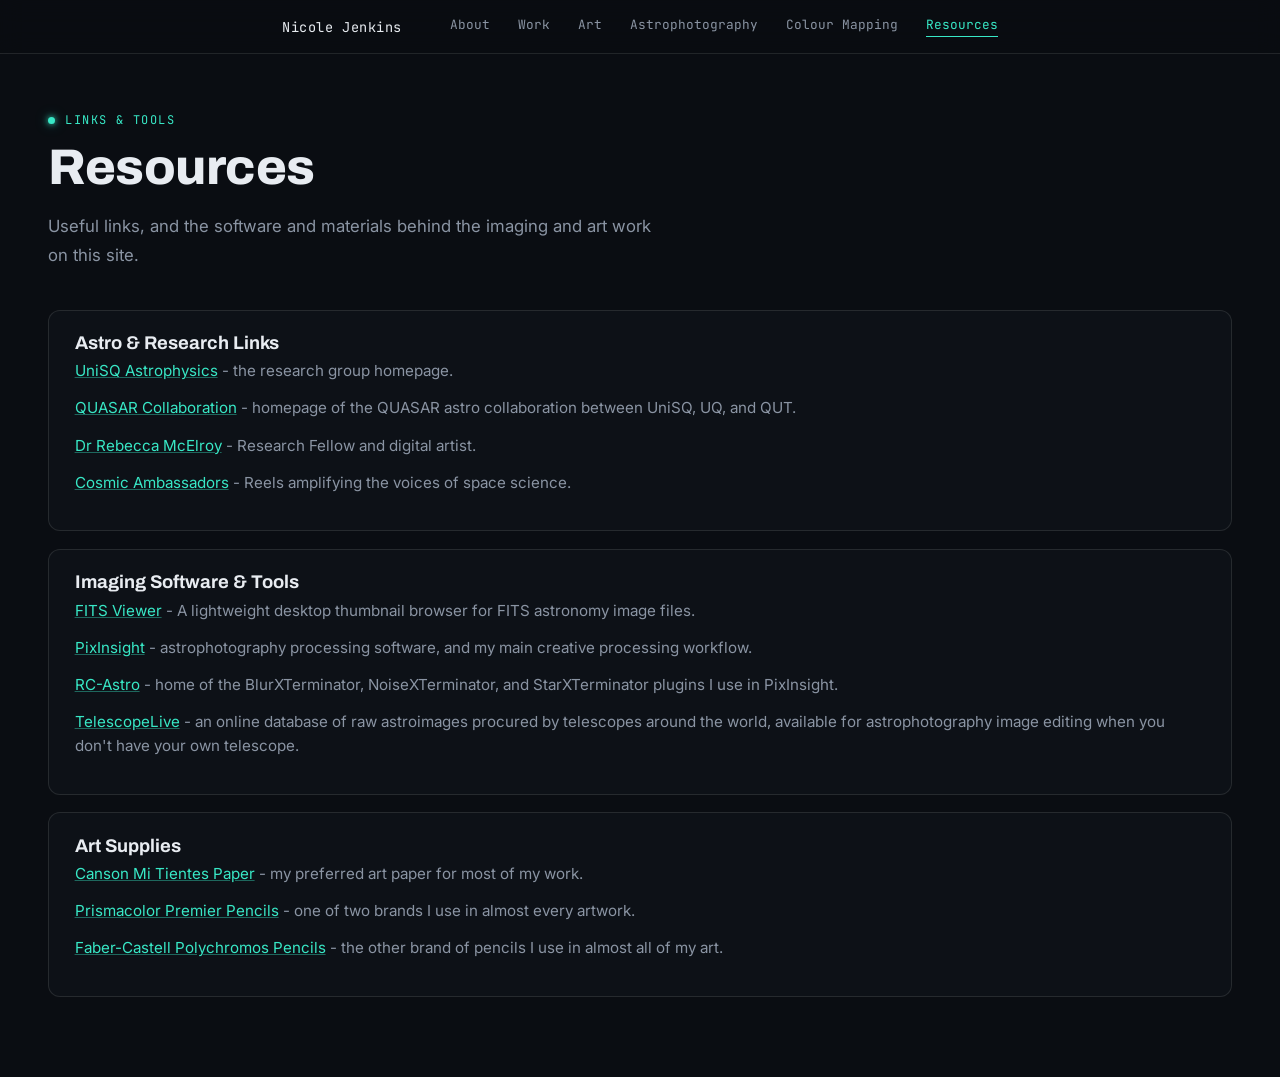
<file: resources.html>
<!DOCTYPE html>
<html lang="en">
<head>
    <meta charset="UTF-8">
    <meta name="viewport" content="width=device-width, initial-scale=1.0">
    <title>Resources - Astrophysics Portfolio</title>
    <meta name="description" content="Useful astro and research links, plus the software and materials behind the imaging and art work.">
    <link rel="icon" type="image/svg+xml" href="favicon.svg">
    <link rel="preconnect" href="https://fonts.googleapis.com">
    <link rel="preconnect" href="https://fonts.gstatic.com" crossorigin>
    <link href="https://fonts.googleapis.com/css2?family=Archivo:wght@500;600;700;800&family=Inter:wght@400;500;600&family=JetBrains+Mono:wght@400;500;600&display=swap" rel="stylesheet">
    <link rel="stylesheet" href="style.css">
</head>
<body>
    <header class="sitenav mono">
        <div class="sitenav-inner">
            <a href="index.html" class="sitenav-logo">Nicole Jenkins</a>
            <nav class="sitenav-links">
                <a href="about.html">About</a>
                <a href="work.html">Work</a>
                <a href="art.html">Art</a>
                <a href="astrophotography.html">Astrophotography</a>
                <a href="channel_mapping.html">Colour Mapping</a>
                <a href="resources.html" class="active">Resources</a>
            </nav>
        </div>
    </header>

    <div class="page-shell">
        <div class="page-inner">
            <div class="page-eyebrow mono">Links &amp; Tools</div>
            <h1 class="page-title">Resources</h1>
            <p class="page-lede">Useful links, and the software and materials behind the imaging and art work on this site.</p>

            <!--
            <div class="placeholder-note mono">
                <b>Useful Links</b>
                This page is a running list of things I find useful, such as research links, what imaging software or art supplies I use, and creative or have helpful websites. This space will also host 
                a few behind-the-scenes tutorials where I unpack the reality of processing deep space data and share some of my favorite sketching techniques.
            </div>
            -->

            <div class="work-list">
                <div class="work-card">
                    <h3>Astro &amp; Research Links</h3>
                    <p><a href="https://www.unisqastro.org/" target="_blank" rel="noopener">UniSQ Astrophysics</a> - the research group homepage.</p>
                    <p><a href="https://quasarcollaboration.github.io/index.html" target="_blank" rel="noopener">QUASAR Collaboration</a> - homepage of the QUASAR astro collaboration between UniSQ, UQ, and QUT.</p>
                    <p><a href="https://rebeccamcelroy.github.io/" target="_blank" rel="noopener">Dr Rebecca McElroy</a> - Research Fellow and digital artist.</p>
                    <p><a href="https://www.instagram.com/cosmic_ambassadors/" target="_blank" rel="noopener">Cosmic Ambassadors</a> - Reels amplifying the voices of space science.</p>
                    <!-- <p><a href="#" target="_blank" rel="noopener">Link name</a> - one line on what it is.</p> -->
                </div>

                <div class="work-card">
                    <h3>Imaging Software &amp; Tools</h3>
                    <p><a href="fits-viewer.html">FITS Viewer</a> - A lightweight desktop thumbnail browser for FITS astronomy image files.</p>
                    <p><a href="https://pixinsight.com/" target="_blank" rel="noopener">PixInsight</a> - astrophotography processing software, and my main creative processing workflow.</p>
                    <p><a href="https://www.rc-astro.com/" target="_blank" rel="noopener">RC-Astro</a> - home of the BlurXTerminator, NoiseXTerminator, and StarXTerminator plugins I use in PixInsight.</p>
                    <p><a href="https://telescope.live/home" target="_blank" rel="noopener">TelescopeLive</a> - an online database of raw astroimages procured by telescopes around the world, available for astrophotography image editing when you don't have your own telescope.</p>
                </div>

                <div class="work-card">
                    <h3>Art Supplies</h3>
                    <p><a href="https://en.canson.com/mi-teintesr" target="_blank" rel="noopener">Canson Mi Tientes Paper</a> - my preferred art paper for most of my work.</p>
                    <p><a href="https://www.prismacolor.com/colored-pencils/premier-soft-core-colored-pencil-sets/SAP_1799879.html" target="_blank" rel="noopener">Prismacolor Premier Pencils</a> - one of two brands I use in almost every artwork.</p>
                    <p><a href="https://fabercastell.com/collections/polychromos-color-pencils" target="_blank" rel="noopener">Faber-Castell Polychromos Pencils</a> - the other brand of pencils I use in almost all of my art.</p>
                </div>
                
                <!--
                <div class="work-card">
                    <h3>Websites</h3>
                    <p><a href="#" target="_blank" rel="noopener">Site</a> - what it's for.</p>
                    <p><a href="#" target="_blank" rel="noopener">Site</a> - what it's for.</p>
                    <p><a href="#" target="_blank" rel="noopener">Site</a> - what it's for.</p>
                </div>
                -->
            </div>
        </div>
    </div>
</body>
</html>
</file>
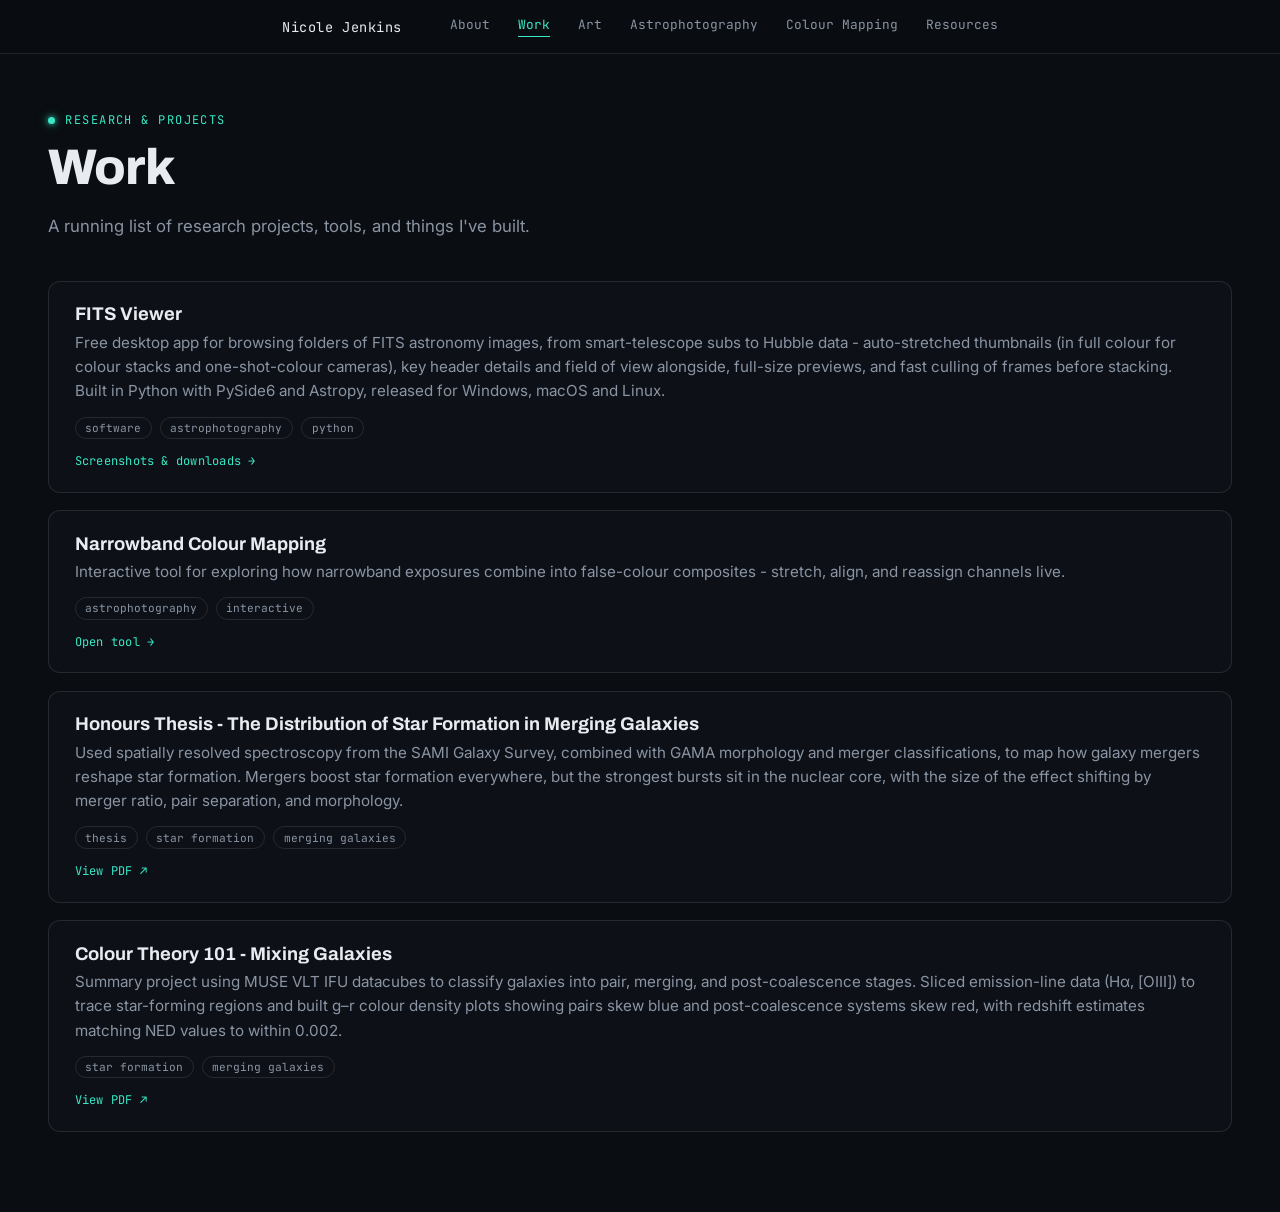
<file: work.html>
<!DOCTYPE html>
<html lang="en">
<head>
    <meta charset="UTF-8">
    <meta name="viewport" content="width=device-width, initial-scale=1.0">
    <title>Work - Astrophysics Portfolio</title>
    <meta name="description" content="Research projects and tools.">
    <link rel="icon" type="image/svg+xml" href="favicon.svg">
    <link rel="preconnect" href="https://fonts.googleapis.com">
    <link rel="preconnect" href="https://fonts.gstatic.com" crossorigin>
    <link href="https://fonts.googleapis.com/css2?family=Archivo:wght@500;600;700;800&family=Inter:wght@400;500;600&family=JetBrains+Mono:wght@400;500;600&display=swap" rel="stylesheet">
    <link rel="stylesheet" href="style.css">
</head>
<body>
    <header class="sitenav mono">
        <div class="sitenav-inner">
            <a href="index.html" class="sitenav-logo">Nicole Jenkins</a>
            <nav class="sitenav-links">
                <a href="about.html">About</a>
                <a href="work.html" class="active">Work</a>
                <a href="art.html">Art</a>
                <a href="astrophotography.html">Astrophotography</a>
                <a href="channel_mapping.html">Colour Mapping</a>
                <a href="resources.html">Resources</a>
            </nav>
        </div>
    </header>

    <div class="page-shell">
        <div class="page-inner">
            <div class="page-eyebrow mono">Research &amp; Projects</div>
            <h1 class="page-title">Work</h1>
            <p class="page-lede">A running list of research projects, tools, and things I've built.</p>
            <div class="work-list">
                <a href="fits-viewer.html" class="work-card">
                    <h3>FITS Viewer</h3>
                    <p>Free desktop app for browsing folders of FITS astronomy images, from smart-telescope subs to Hubble data - auto-stretched thumbnails (in full colour for colour stacks and one-shot-colour cameras), key header details and field of view alongside, full-size previews, and fast culling of frames before stacking. Built in Python with PySide6 and Astropy, released for Windows, macOS and Linux.</p>
                    <div class="work-tags"><span>software</span><span>astrophotography</span><span>python</span></div>
                    <span class="work-card-cta">Screenshots &amp; downloads &#8594;</span>
                </a>

                <a href="channel_mapping.html" class="work-card">
                    <h3>Narrowband Colour Mapping</h3>
                    <p>Interactive tool for exploring how narrowband exposures combine into false-colour composites - stretch, align, and reassign channels live.</p>
                    <div class="work-tags"><span>astrophotography</span><span>interactive</span></div>
                    <span class="work-card-cta">Open tool &#8594;</span>
                </a>

                <a href="documents/honours-thesis.pdf" target="_blank" rel="noopener" class="work-card">
                    <h3>Honours Thesis - The Distribution of Star Formation in Merging Galaxies</h3>
                    <p>Used spatially resolved spectroscopy from the SAMI Galaxy Survey, combined with GAMA morphology and merger classifications, to map how galaxy mergers reshape star formation. Mergers boost star formation everywhere, but the strongest bursts sit in the 
                        nuclear core, with the size of the effect shifting by merger ratio, pair separation, and morphology.</p>
                    <div class="work-tags"><span>thesis</span><span>star formation</span><span>merging galaxies</span></div>
                    <span class="work-card-cta">View PDF &#8599;</span>
                </a>

                <a href="documents/colour-theory-101.pdf" target="_blank" rel="noopener" class="work-card">
                    <h3>Colour Theory 101 - Mixing Galaxies</h3>
                    <p>Summary project using MUSE VLT IFU datacubes to classify galaxies into pair, merging, and post-coalescence stages. Sliced emission-line data (Hα, [OIII]) to trace 
                        star-forming regions and built g–r colour density plots showing pairs skew blue and post-coalescence systems skew red, with redshift estimates matching NED values to within 0.002.</p>
                    <div class="work-tags"><span>star formation</span><span>merging galaxies</span></div>
                    <span class="work-card-cta">View PDF &#8599;</span>
                </a>
            </div>
                </div>
            </div>
        </div>
    </div>
</body>
</html>
</file>
<file: style.css>
/* --- YOUR CONTROL PANEL (CSS Variables) --- */
:root {
    --bg: #0a0d12;
    --panel: rgba(18, 22, 29, 0.55); /* Transparent dark blue/gray */
    --border-lit: rgba(255, 255, 255, 0.1);
    --text: #e8ecf1;
    --muted: #8a94a3;
    --accent: #38e8c6;
    --accent-rgb: 56, 232, 198;
    --content-width: 1380px;
    
    --font-main: 'Inter', sans-serif;
    --font-heading: 'Archivo', sans-serif;
    --font-mono: 'JetBrains Mono', monospace;
}

/* --- BASE STYLES --- */
* {
    margin: 0;
    padding: 0;
    box-sizing: border-box;
}

html {
    background: var(--bg);
}

body {
    background: var(--bg);
    color: var(--text);
    font-family: var(--font-main);
    -webkit-font-smoothing: antialiased;
}

/* Homepage only: centers the glass panel perfectly, hides video overflow.
   Applied via <body class="home-body"> on index.html - other pages need
   normal document flow so their content isn't shrunk into a centered box. */
body.home-body {
    display: flex;
    align-items: center;
    justify-content: center;
    min-height: 100vh;
    overflow: hidden;
}

.mono {
    font-family: var(--font-mono);
}

/* --- BACKGROUND VIDEO & OVERLAY --- */
.bg-video {
    position: absolute;
    top: 50%;
    left: 50%;
    min-width: 100%;
    min-height: 100%;
    width: auto;
    height: auto;
    transform: translate(-50%, -50%);
    z-index: -2; /* Pushes video to the very back */
    object-fit: cover;
}

.bg-overlay {
    position: absolute;
    top: 0;
    left: 0;
    width: 100vw;
    height: 100vh;
    background: rgba(10, 13, 18, 0.65); /* Dims the video */
    z-index: -1; /* Sits between the video and the glass panel */
}

/* --- GLASS PANEL --- */
.glass-panel {
    background: var(--panel);
    backdrop-filter: blur(16px);
    -webkit-backdrop-filter: blur(16px); /* For Safari support */
    border: 1px solid var(--border-lit);
    border-radius: 16px;
    padding: 3rem 4rem;
    text-align: center;
    max-width: 700px;
    width: 90%;
    z-index: 1;
    box-shadow: 0 25px 50px -12px rgba(0, 0, 0, 0.5);
}

.profile-pic {
    width: 120px;
    height: 120px;
    border-radius: 50%;
    background-color: var(--border-lit);
    /* When you have a profile photo, upload it to GitHub and uncomment the line below: */
    /* background-image: url('your-photo-name.jpg'); */
    background-size: cover;
    background-position: center;
    margin: 0 auto 1.5rem;
    border: 2px solid var(--border-lit);
}

.name {
    font-family: var(--font-heading);
    font-weight: 700;
    font-size: 2.5rem;
    margin-bottom: 0.5rem;
    letter-spacing: -0.02em;
}

.title {
    color: var(--accent);
    font-size: 0.85rem;
    text-transform: uppercase;
    letter-spacing: 0.1em;
    margin-bottom: 1.5rem;
}

.bio {
    color: var(--muted);
    line-height: 1.7;
    margin-bottom: 2.5rem;
    font-size: 1.05rem;
}

/* --- NAVIGATION LINKS --- */
.links {
    display: flex;
    justify-content: center;
    flex-wrap: wrap;
    gap: 2rem;
    font-size: 0.85rem;
}

.links a {
    color: var(--text);
    text-decoration: none;
    position: relative;
    padding-bottom: 4px;
    transition: color 0.3s ease;
}

.links a:hover {
    color: var(--accent);
}

/* Animated underline effect on hover */
.links a::after {
    content: '';
    position: absolute;
    width: 0;
    height: 1px;
    bottom: 0;
    left: 0;
    background-color: var(--accent);
    transition: width 0.3s ease;
}

.links a:hover::after {
    width: 100%;
}

/* --- MOBILE RESPONSIVENESS --- */
@media (max-width: 600px) {
    .glass-panel {
        padding: 2rem;
    }
    .links {
        gap: 1rem;
        flex-direction: column;
    }
}

/* --- REDUCED MOTION --- */
@media (prefers-reduced-motion: reduce) {
    .bg-video {
        display: none;
    }
    .bg-overlay {
        background: var(--bg);
    }
}

/* =============================================================
   SITE-WIDE NAV (present on every page - home, about, work, art,
   colour mapping). Lets people get around from anywhere, not just
   the homepage hero.
   ============================================================= */
.sitenav {
    position: fixed;
    top: 0;
    left: 0;
    width: 100%;
    z-index: 10;
    background: rgba(10, 13, 18, 0.55);
    backdrop-filter: blur(12px);
    -webkit-backdrop-filter: blur(12px);
    border-bottom: 1px solid var(--border-lit);
}

.sitenav-inner {
    max-width: var(--content-width);
    margin: 0 auto;
    padding: 1rem 1.5rem;
    display: flex;
    align-items: center;
    justify-content: center;
    gap: 3rem;
}

.sitenav-logo {
    color: var(--text);
    text-decoration: none;
    font-size: 0.85rem;
    letter-spacing: 0.04em;
}

.sitenav-links {
    display: flex;
    gap: 1.75rem;
    font-size: 0.8rem;
}

.sitenav-links a {
    color: var(--muted);
    text-decoration: none;
    padding-bottom: 3px;
    border-bottom: 1px solid transparent;
    transition: color 0.2s ease, border-color 0.2s ease;
}

.sitenav-links a:hover {
    color: var(--text);
}

.sitenav-links a.active {
    color: var(--accent);
    border-bottom-color: var(--accent);
}

/* --- Mobile nav: stack + wrap --- */
@media (max-width: 600px) {
    .sitenav-inner {
        flex-direction: column;
        gap: 0.6rem;
        padding: 0.85rem 1.25rem;
    }
    .sitenav-links {
        gap: 1.1rem;
        flex-wrap: wrap;
        justify-content: center;
    }
}

/* =============================================================
   INTERIOR PAGE SHELL (about / work / art) - no video background,
   just the base colour, so longer text stays easy to read.
   ============================================================= */
.page-shell {
    min-height: 100vh;
    padding: 7rem clamp(1.5rem, 4vw, 3rem) 5rem;
    background: var(--bg);
}

.page-inner {
    max-width: var(--content-width);
    margin: 0 auto;
}

.page-eyebrow {
    color: var(--accent);
    font-size: 0.75rem;
    letter-spacing: 0.12em;
    text-transform: uppercase;
    margin-bottom: 0.9rem;
}

.page-title {
    font-family: var(--font-heading);
    font-weight: 800;
    font-size: clamp(1.875rem, 4.4vw, 3.125rem); /* 30px–50px, matches Colour Mapping's h1 */
    line-height: 1.05;
    letter-spacing: -0.01em;
    margin-bottom: 1.1rem;
}

.page-lede {
    color: var(--muted);
    line-height: 1.7;
    font-size: 1.05rem;
    max-width: 620px;
    margin-bottom: 2.5rem;
}

/* --- Placeholder callouts: obvious, not meant to ship --- */
.placeholder-note {
    border: 1px dashed var(--border-lit);
    border-radius: 10px;
    padding: 1.1rem 1.3rem;
    margin-bottom: 1.5rem;
    color: var(--muted);
    font-size: 0.85rem;
    line-height: 1.6;
}

.placeholder-note b {
    color: var(--accent);
    font-family: var(--font-mono);
    font-size: 0.72rem;
    letter-spacing: 0.06em;
    text-transform: uppercase;
    display: block;
    margin-bottom: 0.4rem;
}

/* --- Work list --- */
.work-list {
    display: flex;
    flex-direction: column;
    gap: 1.1rem;
}

.work-card {
    background: var(--panel);
    border: 1px solid var(--border-lit);
    border-radius: 12px;
    padding: 1.4rem 1.6rem;
}

.work-card h3 {
    font-family: var(--font-heading);
    font-size: 1.15rem;
    margin-bottom: 0.4rem;
}

.work-card p {
    color: var(--muted);
    font-size: 0.95rem;
    line-height: 1.6;
    margin-bottom: 0.8rem;
}

.work-tags {
    display: flex;
    gap: 0.5rem;
    flex-wrap: wrap;
}

.work-tags span {
    font-family: var(--font-mono);
    font-size: 0.7rem;
    color: var(--muted);
    border: 1px solid var(--border-lit);
    border-radius: 999px;
    padding: 0.2rem 0.6rem;
}

.work-card p a {
    color: var(--accent);
    text-decoration: underline;
    text-decoration-color: rgba(var(--accent-rgb), 0.4);
}

.work-card p a:hover {
    color: var(--text);
}

/* --- Work cards as links --- */
.work-card {
    display: block;
    text-decoration: none;
    color: inherit;
    transition: border-color 0.2s ease, transform 0.2s ease, background 0.2s ease;
}

.work-card:hover,
.work-card:focus-visible {
    border-color: var(--accent);
    background: rgba(255, 255, 255, 0.03);
    transform: translateY(-2px);
    outline: none;
}

.work-card-cta {
    display: inline-block;
    margin-top: 0.9rem;
    font-family: var(--font-mono);
    font-size: 0.75rem;
    color: var(--accent);
    letter-spacing: 0.02em;
}

/* --- Art grid --- */
.art-grid {
    display: grid;
    grid-template-columns: repeat(3, 1fr);
    gap: 0.9rem;
}

@media (max-width: 600px) {
    .art-grid {
        grid-template-columns: repeat(2, 1fr);
    }
}

.art-tile {
    aspect-ratio: 1/1;
    border-radius: 10px;
    border: 1px dashed var(--border-lit);
    background: var(--panel);
    display: flex;
    align-items: center;
    justify-content: center;
    color: var(--muted);
    font-family: var(--font-mono);
    font-size: 0.7rem;
    text-align: center;
    padding: 0.5rem;
}

/* --- CTA button (homepage hero) --- */
.btn-primary {
    display: inline-block;
    background: var(--accent);
    color: #1a1206;
    font-family: var(--font-mono);
    font-size: 0.8rem;
    font-weight: 600;
    text-decoration: none;
    padding: 0.7rem 1.3rem;
    border-radius: 999px;
    margin-top: 0.5rem;
    transition: filter 0.2s ease;
}

.btn-primary:hover {
    filter: brightness(1.08);
}

.btn-secondary {
    display: inline-block;
    background: transparent;
    color: var(--text);
    border: 1px solid var(--border-lit);
    font-family: var(--font-mono);
    font-size: 0.8rem;
    font-weight: 600;
    text-decoration: none;
    padding: 0.65rem 1.3rem;
    border-radius: 999px;
    margin-top: 0.5rem;
    transition: border-color 0.2s ease, background 0.2s ease, color 0.2s ease;
}

.btn-secondary:hover {
    border-color: var(--accent);
    color: var(--accent);
    background: rgba(var(--accent-rgb), 0.06);
}

.home-actions {
    display: flex;
    flex-wrap: wrap;
    align-items: center;
    gap: 0.9rem;
    margin-top: 1.4rem;
}

.home-socials {
    display: flex;
    align-items: center;
    gap: 0.55rem;
    margin-left: 0.2rem;
    padding-left: 1rem;
    border-left: 1px solid var(--border-lit);
}

.social-icon {
    display: inline-flex;
    align-items: center;
    justify-content: center;
    width: 38px;
    height: 38px;
    flex: 0 0 38px;
    border-radius: 999px;
    border: 1px solid var(--border-lit);
    color: var(--muted);
    text-decoration: none;
    font-family: var(--font-mono);
    font-size: 0.72rem;
    font-weight: 700;
    transition: color 0.2s ease, border-color 0.2s ease, background 0.2s ease;
}

.social-icon:hover,
.social-icon:focus-visible {
    color: var(--accent);
    border-color: var(--accent);
    background: rgba(var(--accent-rgb), 0.08);
    outline: none;
}

.social-icon svg {
    width: 16px;
    height: 16px;
}

@media (max-width: 640px) {
    .home-socials {
        margin-left: 0;
        padding-left: 0;
        border-left: none;
    }
}
/* =============================================================
   ABOUT PAGE - INTRO PANEL + BIOGRAPHY/SLIDESHOW
   ============================================================= */
.about-page {
    max-width: 1380px;
}

.about-hero {
    position: relative;
    overflow: hidden;
    margin-bottom: clamp(2.6rem, 4vw, 3.8rem);
    padding: clamp(1.7rem, 3vw, 2.8rem);
    border: 1px solid rgba(255, 255, 255, 0.08);
    border-radius: 20px;
    background:
        radial-gradient(circle at top left, rgba(var(--accent-rgb), 0.075), transparent 34%),
        linear-gradient(180deg, rgba(20, 24, 33, 0.94), rgba(13, 17, 24, 0.9));
    box-shadow: 0 24px 60px -42px rgba(0, 0, 0, 0.82);
}

.about-hero::before {
    content: "";
    position: absolute;
    left: clamp(1.7rem, 3vw, 2.8rem);
    top: clamp(1.35rem, 2.4vw, 2rem);
    width: 76px;
    height: 2px;
    background: linear-gradient(90deg, var(--accent), rgba(var(--accent-rgb), 0));
    opacity: 0.88;
}

.about-hero-copy {
    position: relative;
    z-index: 1;
    max-width: 920px;
    padding-top: 0.55rem;
}

.about-page .page-title {
    font-size: clamp(2.55rem, 3.1vw, 3.7rem);
    line-height: 1.02;
    margin-bottom: 1.15rem;
}

.about-page .page-lede {
    max-width: 860px;
    font-size: clamp(1.05rem, 0.55vw + 0.92rem, 1.22rem);
    line-height: 1.78;
    margin-bottom: 1.35rem;
}

.about-hero-support {
    max-width: 760px;
    color: var(--text);
    font-size: 0.95rem;
    line-height: 1.72;
    opacity: 0.9;
}

.about-layout {
    display: grid;
    grid-template-columns: minmax(0, 1fr) minmax(360px, 470px);
    gap: clamp(2.6rem, 6vw, 5.5rem);
    align-items: start;
}

.about-body {
    padding: 0.35rem 0 1rem clamp(0rem, 1vw, 0.65rem);
}

.about-copy {
    max-width: 790px;
}

.about-copy p {
    color: var(--muted);
    font-size: 1.03rem;
    line-height: 1.92;
    margin-bottom: 1.5rem;
}

.about-copy p:last-child {
    margin-bottom: 0;
}

.about-gallery {
    position: sticky;
    top: 6.7rem;
    align-self: start;
}

.about-gallery-heading {
    margin-bottom: 1rem;
}

.about-gallery-kicker {
    color: var(--accent);
    font-size: 0.68rem;
    letter-spacing: 0.11em;
    text-transform: uppercase;
    margin-bottom: 0.35rem;
}

.about-gallery-heading p {
    max-width: 390px;
    color: var(--muted);
    font-size: 0.88rem;
    line-height: 1.55;
}

.about-carousel {
    position: relative;
    width: 100%;
    aspect-ratio: 1 / 1;
    overflow: hidden;
    border-radius: 18px;
    border: 1px solid rgba(255, 255, 255, 0.09);
    background: #05070a;
    box-shadow: 0 28px 65px -36px rgba(0, 0, 0, 0.95);
    isolation: isolate;
    outline: none;
}

.about-carousel:focus-visible {
    border-color: var(--accent);
    box-shadow:
        0 0 0 3px rgba(var(--accent-rgb), 0.16),
        0 28px 65px -36px rgba(0, 0, 0, 0.95);
}

.about-slide {
    position: absolute;
    inset: 0;
    margin: 0;
    opacity: 0;
    visibility: hidden;
    transition: opacity 0.75s ease, visibility 0.75s ease;
}

.about-slide.is-active {
    opacity: 1;
    visibility: visible;
    z-index: 2;
}

.about-slide-backdrop {
    position: absolute;
    inset: -10%;
    z-index: 0;
    background-image: var(--slide-image);
    background-position: var(--slide-position, center);
    background-size: cover;
    filter: blur(28px) brightness(0.38) saturate(0.82);
    transform: scale(1.12);
}

.about-slide::after {
    content: "";
    position: absolute;
    inset: 0;
    z-index: 2;
    pointer-events: none;
    background:
        linear-gradient(
            to bottom,
            rgba(5, 7, 10, 0.04) 35%,
            rgba(5, 7, 10, 0.78) 78%,
            rgba(5, 7, 10, 0.94) 100%
        );
}

.about-slide img {
    position: relative;
    z-index: 1;
    display: block;
    width: calc(100% - 1.4rem);
    height: calc(100% - 1.4rem);
    margin: 0.7rem;
    border-radius: 12px;
    object-fit: cover;
    object-position: var(--slide-position, center);
    box-shadow: 0 12px 32px -20px rgba(0, 0, 0, 0.85);
}

.about-slide figcaption {
    position: absolute;
    left: 1.15rem;
    right: 1.15rem;
    bottom: 1rem;
    z-index: 3;
    color: var(--text);
    font-size: 0.84rem;
    line-height: 1.45;
    text-shadow: 0 1px 12px rgba(0, 0, 0, 0.85);
}

.about-slide figcaption .mono {
    display: block;
    color: var(--accent);
    font-size: 0.64rem;
    letter-spacing: 0.1em;
    text-transform: uppercase;
    margin-bottom: 0.22rem;
}

.about-carousel-controls {
    display: grid;
    grid-template-columns: 40px 1fr 40px;
    align-items: center;
    gap: 0.8rem;
    margin-top: 0.95rem;
}

.about-carousel-arrow {
    width: 40px;
    height: 40px;
    display: inline-flex;
    align-items: center;
    justify-content: center;
    border: 1px solid rgba(255, 255, 255, 0.12);
    border-radius: 999px;
    background: rgba(18, 22, 29, 0.72);
    color: var(--muted);
    cursor: pointer;
    font-size: 1rem;
    transition:
        color 0.2s ease,
        border-color 0.2s ease,
        background 0.2s ease,
        transform 0.2s ease;
}

.about-carousel-arrow:hover,
.about-carousel-arrow:focus-visible {
    color: var(--text);
    border-color: var(--accent);
    background: rgba(var(--accent-rgb), 0.08);
    transform: translateY(-1px);
    outline: none;
}

.about-carousel-dots {
    display: flex;
    align-items: center;
    justify-content: center;
    gap: 0.55rem;
}

.about-carousel-dots button {
    width: 7px;
    height: 7px;
    padding: 0;
    border: 0;
    border-radius: 999px;
    background: var(--muted);
    opacity: 0.42;
    cursor: pointer;
    transition:
        width 0.2s ease,
        opacity 0.2s ease,
        background 0.2s ease;
}

.about-carousel-dots button:hover,
.about-carousel-dots button:focus-visible {
    opacity: 0.9;
    outline: 2px solid rgba(var(--accent-rgb), 0.35);
    outline-offset: 3px;
}

.about-carousel-dots button.is-active {
    width: 20px;
    background: var(--accent);
    opacity: 1;
}

@media (max-width: 1080px) {
    .about-layout {
        grid-template-columns: minmax(0, 1fr) minmax(330px, 420px);
        gap: 3rem;
    }
}

@media (max-width: 900px) {
    .about-layout {
        grid-template-columns: 1fr;
        gap: 3rem;
    }

    .about-gallery {
        position: static;
        width: min(100%, 520px);
    }

    .about-gallery-heading p {
        max-width: none;
    }
}

@media (max-width: 600px) {
    .about-hero {
        margin-bottom: 2.5rem;
        padding: 1.4rem;
        border-radius: 16px;
    }

    .about-page .page-title {
        font-size: clamp(2.2rem, 8vw, 2.8rem);
    }

    .about-page .page-lede {
        font-size: 1rem;
        line-height: 1.72;
    }

    .about-hero-support {
        font-size: 0.9rem;
    }

    .about-copy p {
        font-size: 0.98rem;
        line-height: 1.8;
    }

    .about-gallery {
        width: 100%;
    }

    .about-carousel-controls {
        grid-template-columns: 36px 1fr 36px;
    }

    .about-carousel-arrow {
        width: 36px;
        height: 36px;
    }
}

@media (prefers-reduced-motion: reduce) {
    .about-slide {
        transition: none;
    }

    .about-carousel-dots button,
    .about-carousel-arrow {
        transition: none;
    }
}

/* =============================================================
   INTERIOR PAGE EYEBROW LIGHT
   Matches the glowing indicator on the Colour Mapping page.
   ============================================================= */
.page-eyebrow {
    display: flex;
    align-items: center;
    gap: 0.65rem;
}

.page-eyebrow::before {
    content: "";
    width: 7px;
    height: 7px;
    flex: 0 0 7px;
    border-radius: 50%;
    background: var(--accent);
    box-shadow:
        0 0 6px rgba(var(--accent-rgb), 0.95),
        0 0 14px rgba(var(--accent-rgb), 0.4);
}
/* =============================================================
   HOMEPAGE HERO - PROFILE + GALAXY SLIDESHOW
   ============================================================= */
body.home-body {
    min-height: 100vh;
    padding: 7rem clamp(1.5rem, 4vw, 3rem) 3rem;
    overflow: auto;
}

.home-shell {
    width: min(100%, var(--content-width));
    margin: auto;
    position: relative;
    z-index: 1;
}

.glass-panel.home-hero {
    display: grid;
    grid-template-columns: minmax(0, 1.08fr) minmax(320px, 460px);
    gap: clamp(2rem, 5vw, 3.6rem);
    align-items: stretch;
    width: 100%;
    max-width: none;
    padding: clamp(2rem, 3vw, 3rem);
    text-align: left;
    border-radius: 22px;
    background:
        radial-gradient(circle at top left, rgba(var(--accent-rgb), 0.09), transparent 34%),
        rgba(18, 22, 29, 0.52);
}

.home-copy {
    max-width: 760px;
    display: flex;
    flex-direction: column;
    height: 100%;
    min-height: 0;
}

.home-eyebrow {
    display: inline-flex;
    align-items: center;
    gap: 0.65rem;
    color: var(--accent);
    font-size: 0.75rem;
    letter-spacing: 0.12em;
    text-transform: uppercase;
    margin-bottom: 0.95rem;
}

.home-eyebrow::before {
    content: "";
    width: 7px;
    height: 7px;
    flex: 0 0 7px;
    border-radius: 50%;
    background: var(--accent);
    box-shadow:
        0 0 6px rgba(var(--accent-rgb), 0.95),
        0 0 14px rgba(var(--accent-rgb), 0.4);
}

.home-identity {
    display: flex;
    align-items: center;
    gap: 1.1rem;              /* tightened */
    margin-bottom: 0.85rem;   /* tightened below identity row */
}

.home-body .profile-pic {
    width: 110px;             /* slightly larger (you preferred larger) */
    height: 110px;
    flex: 0 0 110px;
    margin: 0;
    border: 2px solid rgba(255, 255, 255, 0.18);
    background-image: url('images/home/nicole-profile.webp');
    background-color: rgba(255, 255, 255, 0.06);
    box-shadow: 0 12px 26px -18px rgba(0, 0, 0, 0.85);
}

.home-identity-copy .name {
    margin-bottom: 0.35rem;
    font-size: clamp(2.35rem, 3.35vw, 3.45rem); /* reduced */
    line-height: 0.97;
    letter-spacing: -0.016em;
}

.home-identity-copy .title {
    margin-bottom: 0;
    font-size: 0.77rem;
    line-height: 1.5;
}

.home-hero .bio {
    max-width: 720px;
    margin-bottom: 0;
    font-size: clamp(1.02rem, 0.8vw + 0.78rem, 1.12rem);
    line-height: 1.68; /* reduced from 1.82 */
}

.home-now {
    max-width: 620px;
    border-top: 1px solid var(--border-lit);
    margin-top: 2.05rem;  /* divider spacing from paragraph 1 */
    margin-bottom: 0;
    padding-top: 1.05rem; /* divider spacing to paragraph 2 heading */
}

.home-now-label {
    display: block;
    color: var(--accent);
    font-family: var(--font-mono);
    font-size: 0.72rem;
    letter-spacing: 0.1em;
    text-transform: uppercase;
    margin-top: 0;
    margin-bottom: 0.52rem;
}

.home-now p {
    color: var(--muted);
    font-size: 0.95rem;
    line-height: 1.58;
    margin: 0;
}

/* Right column */
.home-galaxy-panel {
    width: 100%;
    display: flex;
    flex-direction: column;
    height: 100%;
}

.home-galaxy-heading {
    margin-bottom: 1rem;
}

.home-galaxy-kicker {
    color: var(--accent);
    font-size: 0.68rem;
    letter-spacing: 0.11em;
    text-transform: uppercase;
    margin-bottom: 0.35rem;
}

.home-galaxy-heading p {
    color: var(--muted);
    font-size: 0.9rem;
    line-height: 1.56;
}

.home-galaxy-carousel {
    position: relative;
    min-height: 420px;
    border-radius: 18px;
    overflow: hidden;
    border: 1px solid rgba(255, 255, 255, 0.08);
    background: rgba(6, 8, 12, 0.85);
    box-shadow: 0 24px 55px -30px rgba(0, 0, 0, 0.85);
}

.home-galaxy-slide {
    position: absolute;
    inset: 0;
    margin: 0;
    opacity: 0;
    visibility: hidden;
    transition: opacity 0.85s ease, visibility 0.85s ease;
}

.home-galaxy-slide.is-active {
    opacity: 1;
    visibility: visible;
}

.home-galaxy-image {
    position: absolute;
    inset: 0;
    background:
        var(--slide-image);
    background-color: #090c14;
    background-position: center;
    background-size: cover;
    filter: saturate(1.04);
    transform: scale(1.01);
}

.home-galaxy-slide::after {
    content: "";
    position: absolute;
    inset: 0;
    background:
        linear-gradient(
            to bottom,
            rgba(5, 7, 10, 0) 60%,
            rgba(5, 7, 10, 0.65) 90%,
            rgba(5, 7, 10, 0.88) 100%
        );
    pointer-events: none;
}

.home-galaxy-slide figcaption {
    position: absolute;
    left: 1.15rem;
    right: 1.15rem;
    bottom: 1rem;
    z-index: 2;
    color: var(--text);
    font-size: 0.86rem;
    line-height: 1.5;
    text-shadow: 0 1px 14px rgba(0, 0, 0, 0.9);
}

.home-galaxy-slide figcaption .mono {
    display: block;
    color: var(--accent);
    font-size: 0.66rem;
    letter-spacing: 0.1em;
    text-transform: uppercase;
    margin-bottom: 0.2rem;
}

.home-galaxy-controls {
    display: grid;
    grid-template-columns: 40px 1fr 40px;
    align-items: center;
    gap: 0.8rem;
    margin-top: auto;
    padding-top: 0.95rem;
}

.home-galaxy-dots {
    display: flex;
    align-items: center;
    justify-content: center;
    gap: 0.55rem;
}

.home-galaxy-arrow {
    width: 40px;
    height: 40px;
    display: inline-flex;
    align-items: center;
    justify-content: center;
    border: 1px solid rgba(255, 255, 255, 0.12);
    border-radius: 999px;
    background: rgba(18, 22, 29, 0.72);
    color: var(--muted);
    cursor: pointer;
    font-size: 1rem;
    transition: color 0.2s ease, border-color 0.2s ease, background 0.2s ease;
}

.home-galaxy-arrow:hover,
.home-galaxy-arrow:focus-visible {
    color: var(--text);
    border-color: var(--accent);
    background: rgba(var(--accent-rgb), 0.08);
    outline: none;
}

.home-galaxy-dots button {
    width: 7px;
    height: 7px;
    padding: 0;
    border: 0;
    border-radius: 999px;
    background: var(--muted);
    opacity: 0.42;
    cursor: pointer;
    transition: width 0.2s ease, opacity 0.2s ease, background 0.2s ease;
}

.home-galaxy-dots button:hover,
.home-galaxy-dots button:focus-visible {
    opacity: 0.9;
    outline: 2px solid rgba(var(--accent-rgb), 0.35);
    outline-offset: 3px;
}

.home-galaxy-dots button.is-active {
    width: 20px;
    background: var(--accent);
    opacity: 1;
}

@media (max-width: 980px) {
    .glass-panel.home-hero {
        grid-template-columns: 1fr;
        align-items: start;
    }

    .home-copy,
    .home-galaxy-panel {
        height: auto;
    }

    .home-now {
        margin-top: 1.5rem;
        margin-bottom: 0;
    }

    .home-galaxy-controls {
        margin-top: 0.95rem;
        padding-top: 0;
    }

    .home-galaxy-carousel {
        min-height: 360px;
    }
}

@media (max-width: 640px) {
    body.home-body {
        padding-top: 8.5rem;
    }

    .glass-panel.home-hero {
        padding: 1.5rem;
    }

    .home-identity {
        flex-direction: column;
        align-items: flex-start;
        gap: 0.9rem;
    }

    .home-body .profile-pic {
        width: 92px;
        height: 92px;
        flex-basis: 92px;
    }

    .home-hero .bio {
        font-size: 1rem;
        line-height: 1.65;
    }

    .home-galaxy-carousel {
        min-height: 300px;
    }
}

@media (prefers-reduced-motion: reduce) {
    .home-galaxy-slide,
    .home-galaxy-dots button {
        transition: none;
    }
}

/* --- FITS Viewer download card (Resources page) --- */
.download-row {
    display: flex;
    flex-wrap: wrap;
    gap: 0.6rem;
    margin: 0.2rem 0 0.9rem;
}

.download-row a {
    margin-top: 0;
}

.work-card .download-meta {
    font-size: 0.75rem;
    margin-bottom: 0.4rem;
}

.download-help summary {
    cursor: pointer;
    color: var(--accent);
    font-size: 0.75rem;
    margin-bottom: 0.6rem;
}

.download-help p {
    font-size: 0.85rem;
    margin-bottom: 0.5rem;
}

.download-help b {
    color: var(--text);
    font-weight: 600;
}

@media (max-width: 600px) {
    .download-row a {
        flex: 1 1 100%;
        text-align: center;
    }
}

.home-now p a {
    color: var(--accent);
    text-decoration: underline;
    text-decoration-color: rgba(var(--accent-rgb), 0.4);
}

/* --- FITS Viewer page --- */
.fv-back {
    display: inline-block;
    color: var(--muted);
    font-size: 0.75rem;
    text-decoration: none;
    margin-bottom: 1.4rem;
}

.fv-back:hover {
    color: var(--accent);
}

.fv-section {
    margin-bottom: 2.2rem;
}

.fv-section.work-card:hover {
    transform: none;  /* info panels, not links - no hover lift */
    border-color: var(--border-lit);
    background: var(--panel);
}

.fv-heading {
    font-family: var(--font-heading);
    font-size: 1.4rem;
    margin-bottom: 1rem;
}

.fv-gallery {
    display: grid;
    grid-template-columns: 1fr 1fr;
    gap: 1rem;
}

.fv-shot {
    margin: 0;
    background: var(--panel);
    border: 1px solid var(--border-lit);
    border-radius: 12px;
    overflow: hidden;
}

.fv-shot-wide {
    grid-column: 1 / -1;
}

.fv-shot img {
    display: block;
    width: 100%;
    height: auto;
}

.fv-shot figcaption {
    color: var(--muted);
    font-size: 0.9rem;
    line-height: 1.55;
    padding: 0.8rem 1rem 1rem;
}

.fv-shot figcaption span {
    display: block;
    color: var(--accent);
    font-size: 0.7rem;
    letter-spacing: 0.08em;
    text-transform: uppercase;
    margin-bottom: 0.25rem;
}

.fv-video video {
    width: 100%;
    border-radius: 12px;
    border: 1px solid var(--border-lit);
    margin-top: 1rem;
}

.fv-features {
    display: grid;
    grid-template-columns: repeat(3, 1fr);
    gap: 1rem;
}

.fv-features .work-card:hover {
    transform: none;
    border-color: var(--border-lit);
    background: var(--panel);
}

.fv-features .work-card p {
    margin-bottom: 0;
}

.fv-note {
    color: var(--muted);
    font-size: 0.9rem;
    margin-top: 1rem;
}

.fv-release h4 {
    font-family: var(--font-heading);
    font-size: 0.95rem;
    margin: 1rem 0 0.4rem;
}

.fv-release ul {
    color: var(--muted);
    font-size: 0.92rem;
    line-height: 1.6;
    padding-left: 1.2rem;
    margin-bottom: 0.4rem;
}

.fv-release li {
    margin-bottom: 0.3rem;
}

.fv-release p {
    margin-bottom: 0.5rem;
}

.fv-release code {
    font-family: var(--font-mono);
    font-size: 0.85em;
}

.fv-card-shot {
    display: block;
    width: 100%;
    max-height: 260px;
    object-fit: cover;
    object-position: top;
    border-radius: 8px;
    border: 1px solid var(--border-lit);
    margin: 0.4rem 0 0.8rem;
}

@media (max-width: 900px) {
    .fv-features {
        grid-template-columns: 1fr 1fr;
    }
}

@media (max-width: 600px) {
    .fv-gallery,
    .fv-features {
        grid-template-columns: 1fr;
    }
}

/* FITS Viewer page header: text on the left, logo on the right */
.fv-hero {
    display: grid;
    grid-template-columns: minmax(0, 1fr) minmax(0, 0.8fr);
    gap: clamp(2rem, 5vw, 5rem);
    align-items: center;
}

.fv-hero-logo {
    display: flex;
    justify-content: center;
    align-items: center;
    padding-bottom: 2.5rem; /* matches the lede's bottom margin, so it centres on the text */
}

.fv-hero-logo img {
    display: block;
    width: 100%;
    max-width: 560px;
    height: auto;
}

@media (max-width: 900px) {
    .fv-hero {
        grid-template-columns: 1fr;
        gap: 0;
    }

    .fv-hero-logo {
        order: -1;              /* logo first on narrow screens */
        justify-content: flex-start;
        padding-bottom: 1.6rem;
    }

    .fv-hero-logo img {
        max-width: 300px;
    }
}
</file>
